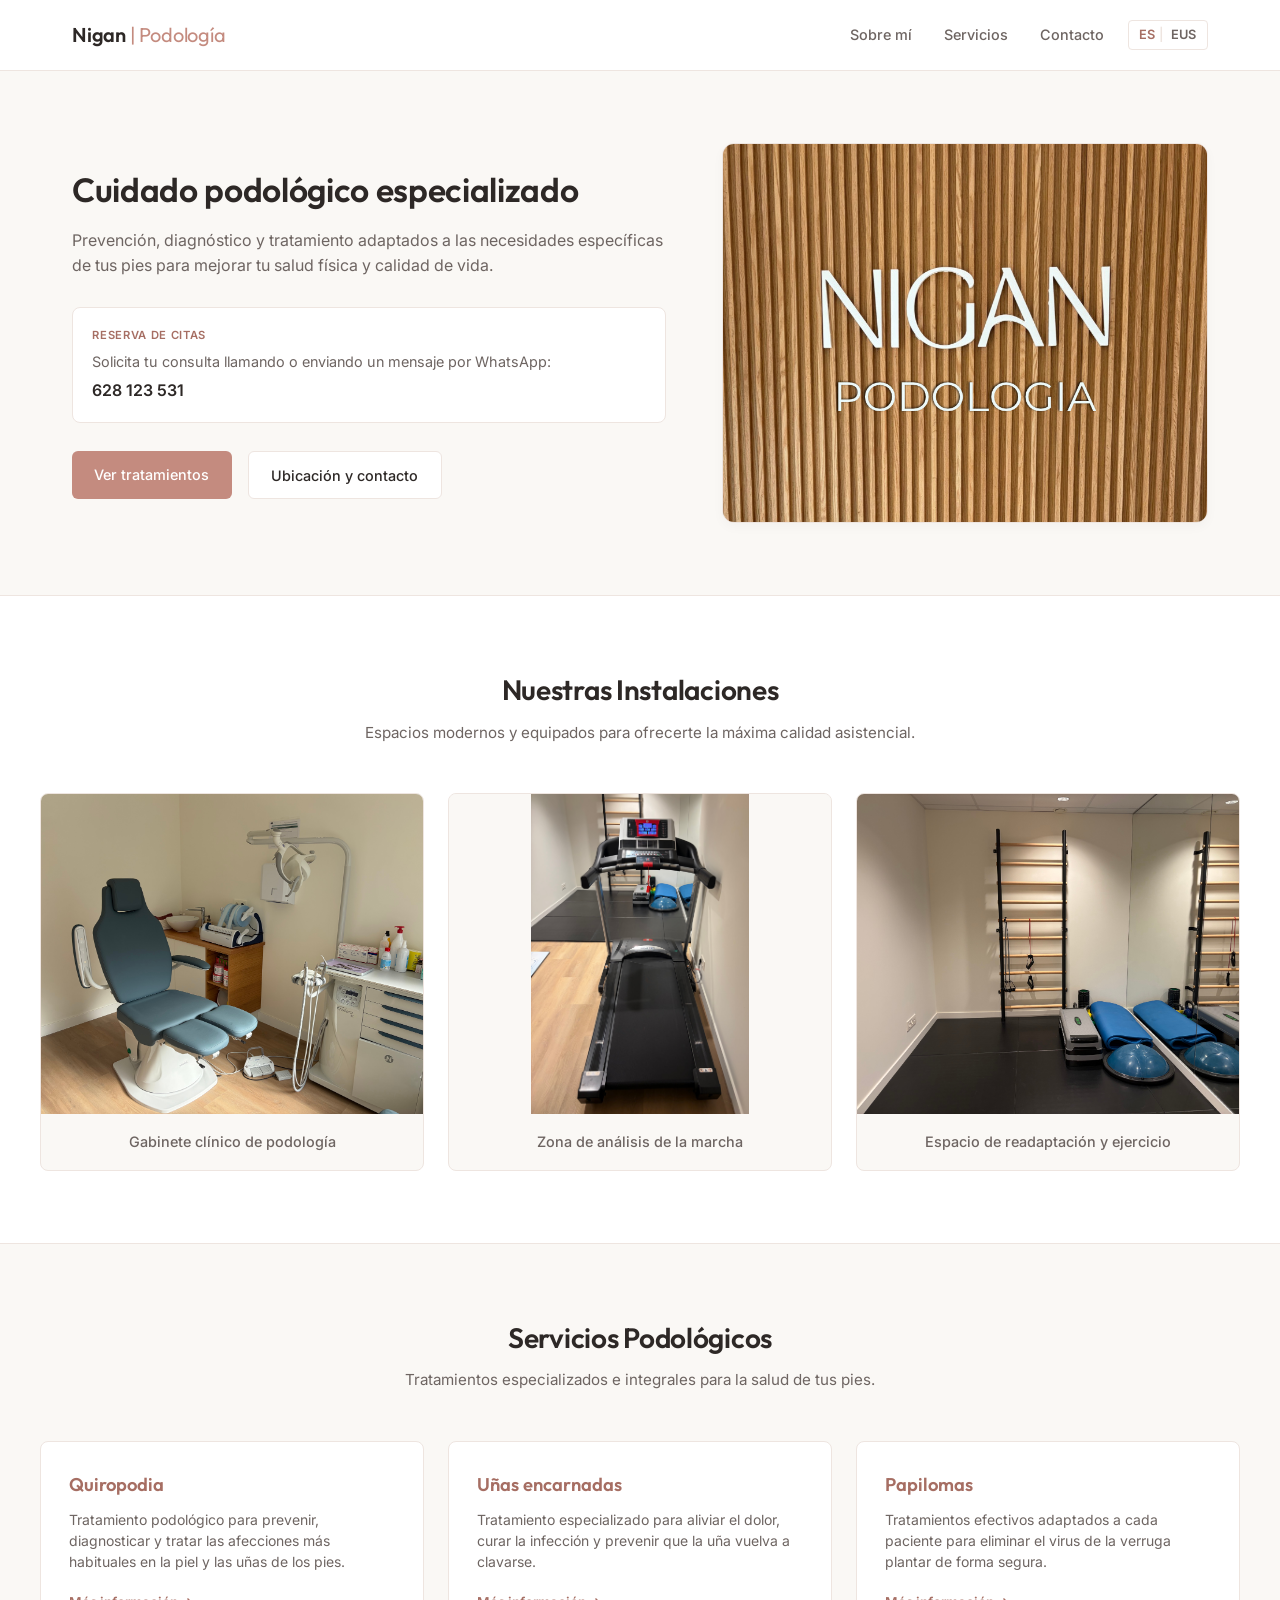
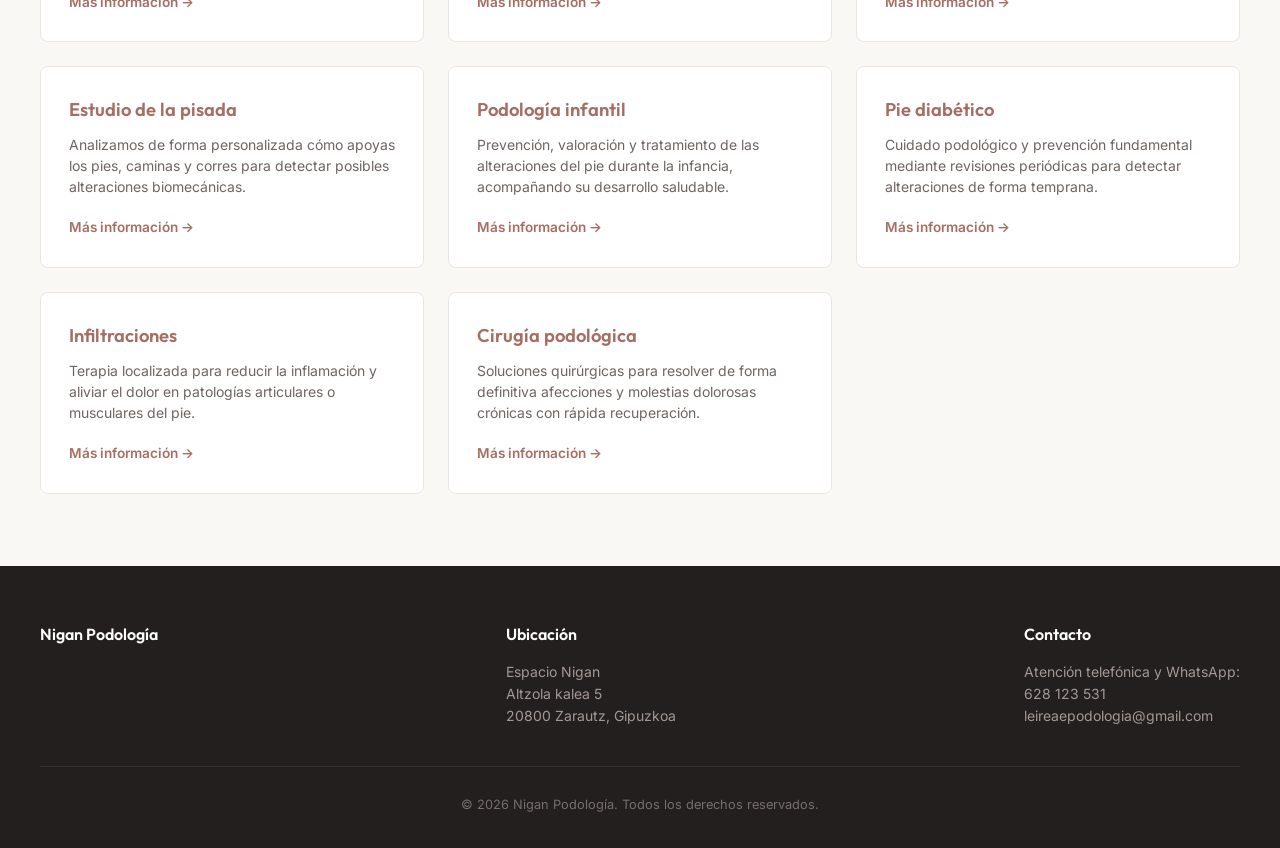
<file: index.html>
<!DOCTYPE html>
<html lang="es">
<head>
    <meta charset="UTF-8">
    <meta name="viewport" content="width=device-width, initial-scale=1.0">
    <meta name="google-site-verification" content="VsyLg36tw9qhuNjfJe4pC8T7mfmyyi8fwtNMnPPEljw" />
    <title>Nigan | Podología en Zarautz</title>
    <!-- Google Fonts -->
    <link rel="icon" type="image/png" href="img/logotipo.png">
    <link rel="apple-touch-icon" href="img/logotipo.png">
    <link rel="preconnect" href="https://fonts.googleapis.com">
    <link rel="preconnect" href="https://fonts.gstatic.com" crossorigin>
    <link href="https://fonts.googleapis.com/css2?family=Inter:wght@300;400;500;600&family=Outfit:wght@400;500;600&display=swap" rel="stylesheet">
    <link rel="stylesheet" href="styles.css">
</head>
<body>

    <header>
       <div class="nav-container">
           <a href="index.html" class="logo">Nigan <span>| Podología</span></a>
          
           <!-- Enlaces principales del menú (solo estos se ocultarán/mostrarán con la hamburguesa) -->
           <nav>
               <ul id="nav-list">
                   <li><a href="sobre-mi.html">Sobre mí</a></li>
                   <li><a href="servicios.html">Servicios</a></li>
                   <li><a href="contacto.html">Contacto</a></li>
               </ul>
           </nav>

           <!-- Controles derechos para móvil (idioma + hamburguesa siempre visibles fuera) -->
           <div class="mobile-right-controls">
               <div class="lang-selector">
                   <span class="active-lang">ES</span>
                   <span class="lang-divider">|</span>
                   <a href="eu/index.html">EUS</a>
               </div>
               
               <button class="menu-toggle" id="mobile-menu" aria-label="Navegación">☰</button>
           </div>
       </div>
   </header>

    <section class="hero">
        <div class="hero-text">
            <h1>Cuidado podológico especializado</h1>
            <p>Prevención, diagnóstico y tratamiento adaptados a las necesidades específicas de tus pies para mejorar tu salud física y calidad de vida.</p>
           
            <div class="booking-card">
                <div class="booking-card-label">Reserva de citas</div>
                <p>Solicita tu consulta llamando o enviando un mensaje por WhatsApp:</p>
                <a href="tel:628123531" class="phone-number">628 123 531</a>
            </div>

            <div class="hero-buttons">
                <a href="servicios.html" class="btn-primary">Ver tratamientos</a>
                <a href="contacto.html" class="btn-secondary">Ubicación y contacto</a>
            </div>
        </div>

        <div class="hero-img-container">
            <img src="img/nigan.jpeg" alt="Espacio Nigan Podología" class="hero-img">
        </div>
    </section>

    <!-- Sección de Instalaciones añadida justo antes de los servicios -->
    <section class="facility-section">
        <div class="section-header">
            <h2>Nuestras Instalaciones</h2>
            <p>Espacios modernos y equipados para ofrecerte la máxima calidad asistencial.</p>
        </div>
        <div class="facility-grid">
            <div class="facility-card">
                <img src="img/saladetrabajo.jpeg" alt="Gabinete clínico de podología">
                <p>Gabinete clínico de podología</p>
            </div>
            <div class="facility-card">
                <img src="img/cintagym.jpeg" alt="Zona de análisis de la marcha" class="vertical-img">
                <p>Zona de análisis de la marcha</p>
            </div>
            <div class="facility-card">
                <img src="img/salagym.jpeg" alt="Espacio de readaptación y ejercicio">
                <p>Espacio de readaptación y ejercicio</p>
            </div>
        </div>
    </section>

    <section class="services-preview">
        <div class="section-header">
            <h2>Servicios Podológicos</h2>
            <p>Tratamientos especializados e integrales para la salud de tus pies.</p>
        </div>
        <div class="grid-preview">
          
            <div class="card-preview">
                <div>
                    <h3>Quiropodia</h3>
                    <p>Tratamiento podológico para prevenir, diagnosticar y tratar las afecciones más habituales en la piel y las uñas de los pies.</p>
                </div>
                <a href="servicios.html#quiropodia" class="link-more">Más información →</a>
            </div>

            <div class="card-preview">
                <div>
                    <h3>Uñas encarnadas</h3>
                    <p>Tratamiento especializado para aliviar el dolor, curar la infección y prevenir que la uña vuelva a clavarse.</p>
                </div>
                <a href="servicios.html#unas-encarnadas" class="link-more">Más información →</a>
            </div>

            <div class="card-preview">
                <div>
                    <h3>Papilomas</h3>
                    <p>Tratamientos efectivos adaptados a cada paciente para eliminar el virus de la verruga plantar de forma segura.</p>
                </div>
                <a href="servicios.html#papilomas" class="link-more">Más información →</a>
            </div>

            <div class="card-preview">
                <div>
                    <h3>Estudio de la pisada</h3>
                    <p>Analizamos de forma personalizada cómo apoyas los pies, caminas y corres para detectar posibles alteraciones biomecánicas.</p>
                </div>
                <a href="servicios.html#estudio-pisada" class="link-more">Más información →</a>
            </div>

            <div class="card-preview">
                <div>
                    <h3>Podología infantil</h3>
                    <p>Prevención, valoración y tratamiento de las alteraciones del pie durante la infancia, acompañando su desarrollo saludable.</p>
                </div>
                <a href="servicios.html#podologia-infantil" class="link-more">Más información →</a>
            </div>

            <div class="card-preview">
                <div>
                    <h3>Pie diabético</h3>
                    <p>Cuidado podológico y prevención fundamental mediante revisiones periódicas para detectar alteraciones de forma temprana.</p>
                </div>
                <a href="servicios.html#pie-diabetico" class="link-more">Más información →</a>
            </div>

            <div class="card-preview">
                <div>
                    <h3>Infiltraciones</h3>
                    <p>Terapia localizada para reducir la inflamación y aliviar el dolor en patologías articulares o musculares del pie.</p>
                </div>
                <a href="servicios.html#infiltraciones" class="link-more">Más información →</a>
            </div>

            <div class="card-preview">
                <div>
                    <h3>Cirugía podológica</h3>
                    <p>Soluciones quirúrgicas para resolver de forma definitiva afecciones y molestias dolorosas crónicas con rápida recuperación.</p>
                </div>
                <a href="servicios.html#cirugia-podologica" class="link-more">Más información →</a>
            </div>

        </div>
    </section>

    <footer>
        <div class="footer-content">
            <div class="footer-col">
                <h4>Nigan Podología</h4>
            </div>
            <div class="footer-col">
                <h4>Ubicación</h4>
                <p>Espacio Nigan<br>Altzola kalea 5<br>20800 Zarautz, Gipuzkoa</p>
            </div>
            <div class="footer-col">
                <h4>Contacto</h4>
                <p>Atención telefónica y WhatsApp:<br>628 123 531<br>leireaepodologia@gmail.com</p>
            </div>
        </div>
        <div class="footer-bottom">
            <p>&copy; 2026 Nigan Podología. Todos los derechos reservados.</p>
        </div>
    </footer>

    <script>
        document.getElementById('mobile-menu').addEventListener('click', () => {
            document.getElementById('nav-list').classList.toggle('nav-active');
        });
    </script>
</body>
</html>
</file>
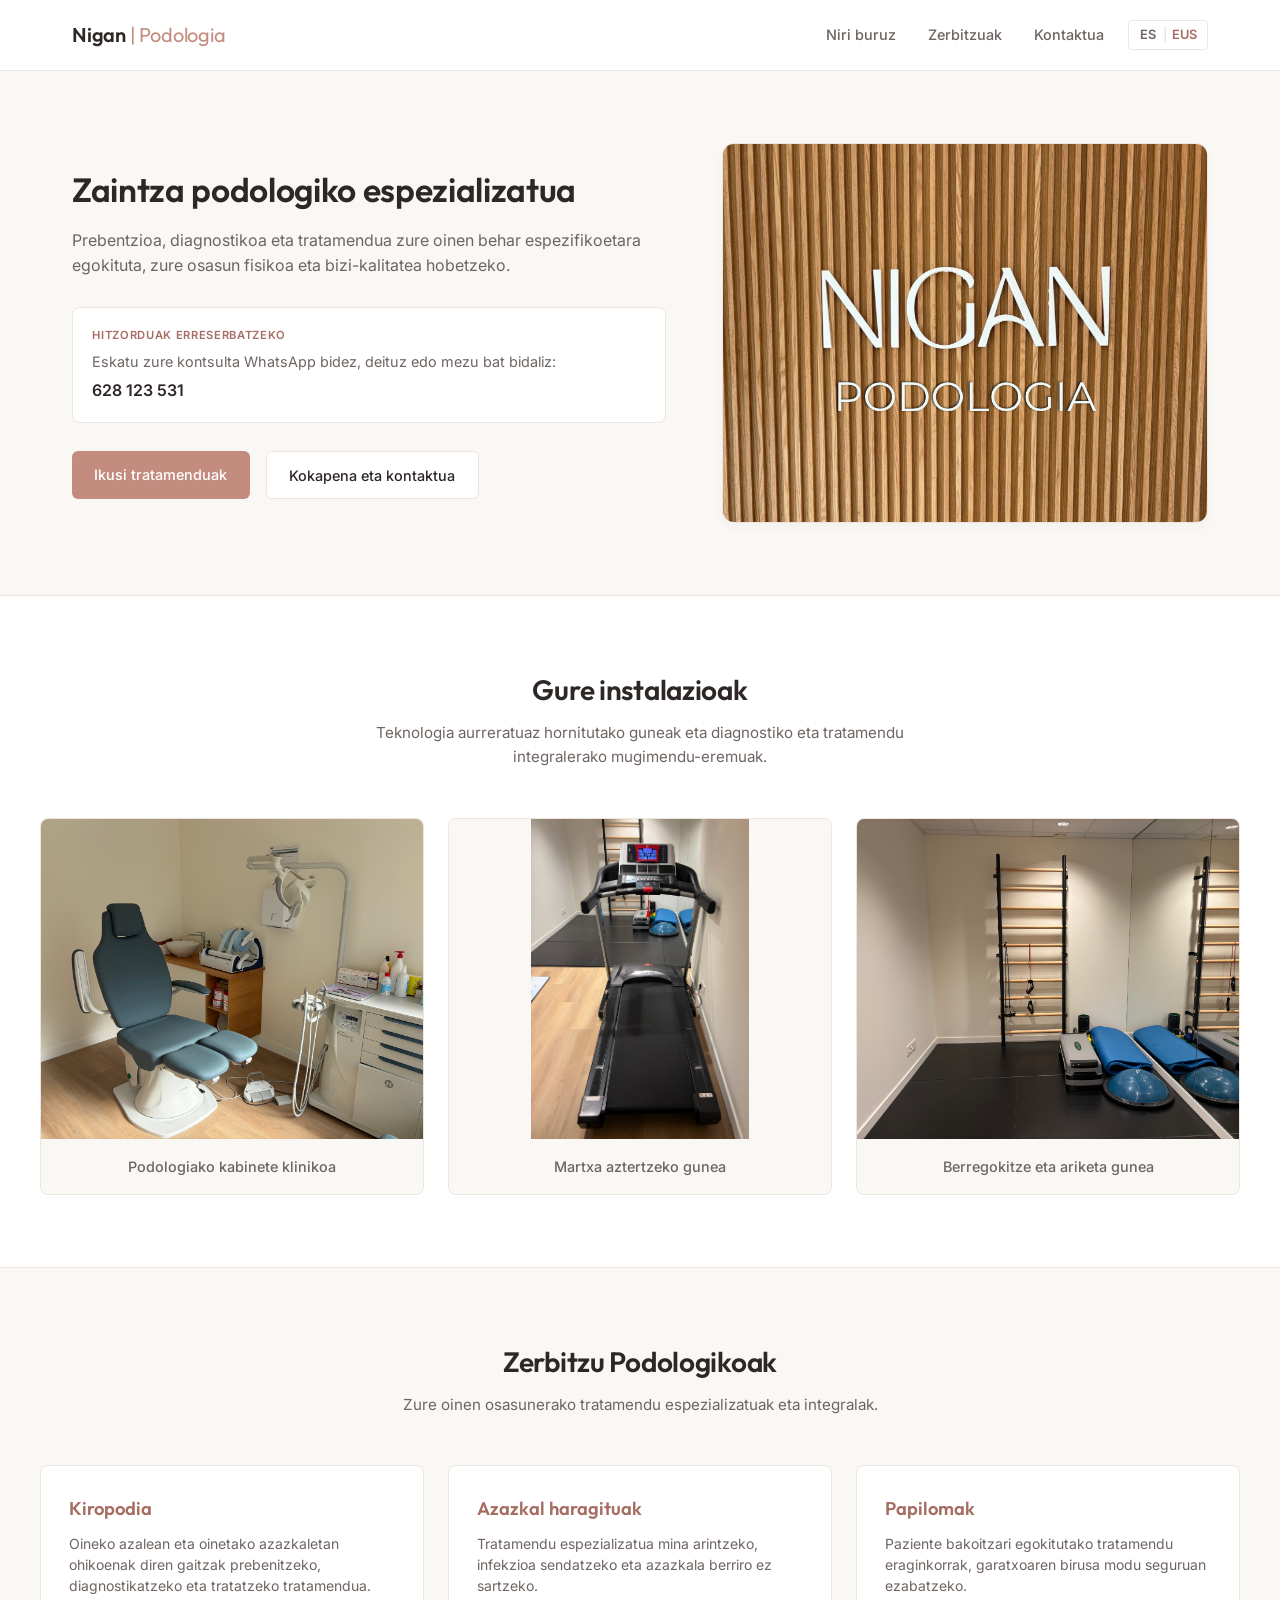
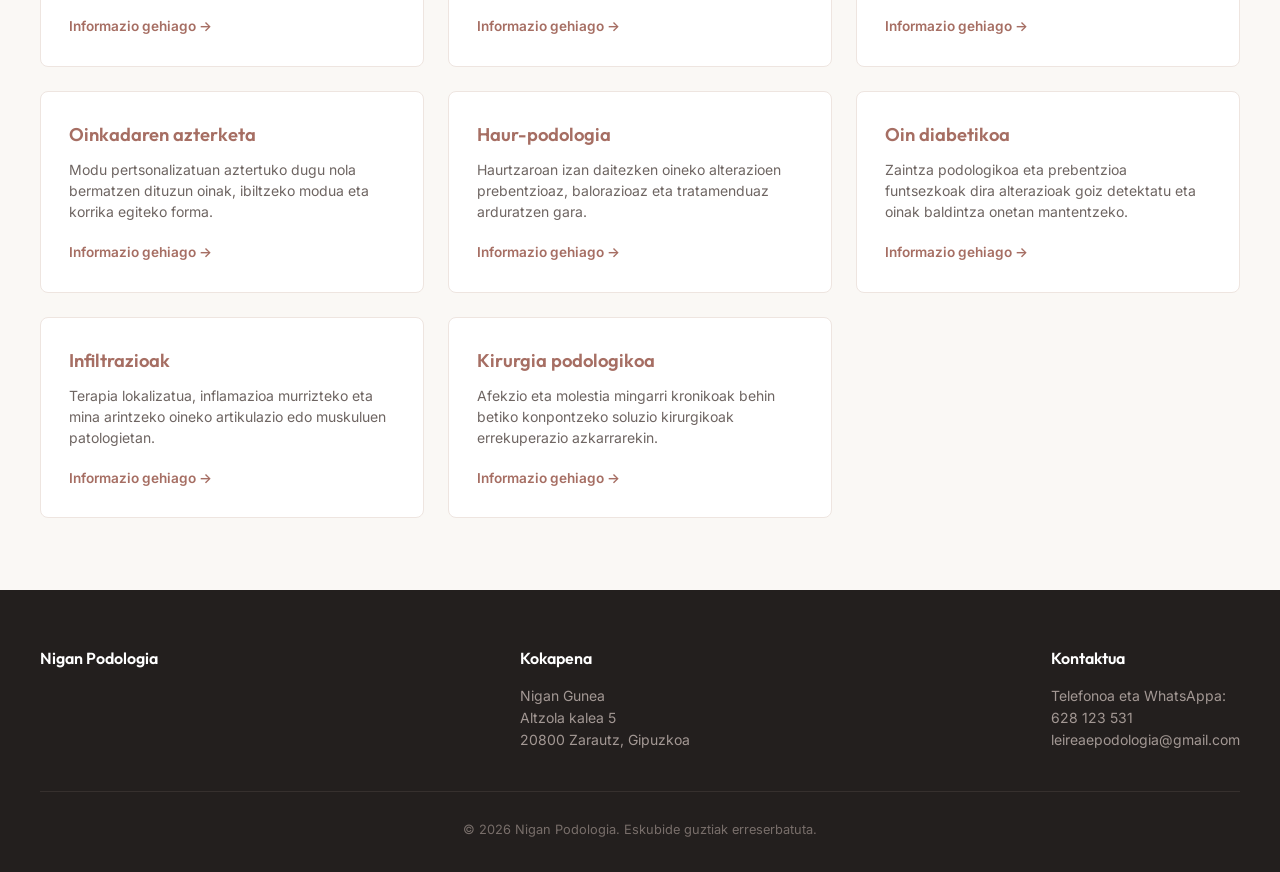
<file: eu/index.html>
<!DOCTYPE html>
<html lang="eu">
<head>
    <meta charset="UTF-8">
    <meta name="viewport" content="width=device-width, initial-scale=1.0">
    <title>Nigan | Podologia Zarautzen</title>
    <!-- Google Fonts -->
    <link rel="icon" type="image/png" href="../img/logotipo.png">
    <link rel="apple-touch-icon" href="../img/logotipo.png">
    <link rel="preconnect" href="https://fonts.googleapis.com">
    <link rel="preconnect" href="https://fonts.gstatic.com" crossorigin>
    <link href="https://fonts.googleapis.com/css2?family=Inter:wght@300;400;500;600&family=Outfit:wght@400;500;600&display=swap" rel="stylesheet">
    <link rel="stylesheet" href="../styles.css">
</head>
<body>

    <header>
      <div class="nav-container">
          <a href="index.html" class="logo">Nigan <span>| Podologia</span></a>
        
          <!-- Enlaces principales del menú en euskera -->
          <nav>
              <ul id="nav-list">
                  <li><a href="niri-buruz.html">Niri buruz</a></li>
                  <li><a href="zerbitzuak.html">Zerbitzuak</a></li>
                  <li><a href="kontaktua.html">Kontaktua</a></li>
              </ul>
          </nav>

          <!-- Controles derechos (idioma ES/EUS activo + hamburguesa) -->
          <div class="mobile-right-controls">
              <div class="lang-selector">
                  <a href="../index.html">ES</a>
                  <span class="lang-divider">|</span>
                  <span class="active-lang">EUS</span>
              </div>
              
              <button class="menu-toggle" id="mobile-menu" aria-label="Nabigazioa">☰</button>
          </div>
      </div>
  </header>

    <section class="hero">
        <div class="hero-text">
            <h1>Zaintza podologiko espezializatua</h1>
            <p>Prebentzioa, diagnostikoa eta tratamendua zure oinen behar espezifikoetara egokituta, zure osasun fisikoa eta bizi-kalitatea hobetzeko.</p>
           
            <div class="booking-card">
                <div class="booking-card-label">Hitzorduak erreserbatzeko</div>
                <p>Eskatu zure kontsulta WhatsApp bidez, deituz edo mezu bat bidaliz:</p>
                <a href="tel:628123531" class="phone-number">628 123 531</a>
            </div>

            <div class="hero-buttons">
                <a href="zerbitzuak.html" class="btn-primary">Ikusi tratamenduak</a>
                <a href="kontaktua.html" class="btn-secondary">Kokapena eta kontaktua</a>
            </div>
        </div>

        <div class="hero-img-container">
            <img src="../img/nigan.jpeg" alt="Espacio Nigan Podología" class="hero-img">
        </div>
    </section>

    <!-- Sección de Instalaciones -->
    <section class="facility-section">
        <div class="section-header">
            <h2>Gure instalazioak</h2>
            <p>Teknologia aurreratuaz hornitutako guneak eta diagnostiko eta tratamendu integralerako mugimendu-eremuak.</p>
        </div>
        <div class="facility-grid">
            <div class="facility-card">
                <img src="../img/saladetrabajo.jpeg" alt="Gabinete clínico de podología">
                <p>Podologiako kabinete klinikoa</p>
            </div>
            <div class="facility-card">
                <img src="../img/cintagym.jpeg" alt="Zona de análisis de la marcha" class="vertical-img">
                <p>Martxa aztertzeko gunea</p>
            </div>
            <div class="facility-card">
                <img src="../img/salagym.jpeg" alt="Espacio de readaptación y ejercicio">
                <p>Berregokitze eta ariketa gunea</p>
            </div>
        </div>
    </section>

    <section class="services-preview">
        <div class="section-header">
            <h2>Zerbitzu Podologikoak</h2>
            <p>Zure oinen osasunerako tratamendu espezializatuak eta integralak.</p>
        </div>
        <div class="grid-preview">
          
            <div class="card-preview">
                <div>
                    <h3>Kiropodia</h3>
                    <p>Oineko azalean eta oinetako azazkaletan ohikoenak diren gaitzak prebenitzeko, diagnostikatzeko eta tratatzeko tratamendua.</p>
                </div>
                <a href="zerbitzuak.html#kiropodia" class="link-more">Informazio gehiago →</a>
            </div>

            <div class="card-preview">
                <div>
                    <h3>Azazkal haragituak</h3>
                    <p>Tratamendu espezializatua mina arintzeko, infekzioa sendatzeko eta azazkala berriro ez sartzeko.</p>
                </div>
                <a href="zerbitzuak.html#azazkal-haragituak" class="link-more">Informazio gehiago →</a>
            </div>

            <div class="card-preview">
                <div>
                    <h3>Papilomak</h3>
                    <p>Paziente bakoitzari egokitutako tratamendu eraginkorrak, garatxoaren birusa modu seguruan ezabatzeko.</p>
                </div>
                <a href="zerbitzuak.html#papilomak" class="link-more">Informazio gehiago →</a>
            </div>

            <div class="card-preview">
                <div>
                    <h3>Oinkadaren azterketa</h3>
                    <p>Modu pertsonalizatuan aztertuko dugu nola bermatzen dituzun oinak, ibiltzeko modua eta korrika egiteko forma.</p>
                </div>
                <a href="zerbitzuak.html#oinkadaren-azterketa" class="link-more">Informazio gehiago →</a>
            </div>

            <div class="card-preview">
                <div>
                    <h3>Haur-podologia</h3>
                    <p>Haurtzaroan izan daitezken oineko alterazioen prebentzioaz, balorazioaz eta tratamenduaz arduratzen gara.</p>
                </div>
                <a href="zerbitzuak.html#haur-podologia" class="link-more">Informazio gehiago →</a>
            </div>

            <div class="card-preview">
                <div>
                    <h3>Oin diabetikoa</h3>
                    <p>Zaintza podologikoa eta prebentzioa funtsezkoak dira alterazioak goiz detektatu eta oinak baldintza onetan mantentzeko.</p>
                </div>
                <a href="zerbitzuak.html#oin-diabetikoa" class="link-more">Informazio gehiago →</a>
            </div>

            <div class="card-preview">
                <div>
                    <h3>Infiltrazioak</h3>
                    <p>Terapia lokalizatua, inflamazioa murrizteko eta mina arintzeko oineko artikulazio edo muskuluen patologietan.</p>
                </div>
                <a href="zerbitzuak.html#infiltrazioak" class="link-more">Informazio gehiago →</a>
            </div>

            <div class="card-preview">
                <div>
                    <h3>Kirurgia podologikoa</h3>
                    <p>Afekzio eta molestia mingarri kronikoak behin betiko konpontzeko soluzio kirurgikoak errekuperazio azkarrarekin.</p>
                </div>
                <a href="zerbitzuak.html#kirurgia-podologikoa" class="link-more">Informazio gehiago →</a>
            </div>

        </div>
    </section>

    <footer>
        <div class="footer-content">
            <div class="footer-col">
                <h4>Nigan Podologia</h4>
            </div>
            <div class="footer-col">
                <h4>Kokapena</h4>
                <p>Nigan Gunea<br>Altzola kalea 5<br>20800 Zarautz, Gipuzkoa</p>
            </div>
            <div class="footer-col">
                <h4>Kontaktua</h4>
                <p>Telefonoa eta WhatsAppa:<br>628 123 531<br>leireaepodologia@gmail.com</p>
            </div>
        </div>
        <div class="footer-bottom">
            <p>&copy; 2026 Nigan Podologia. Eskubide guztiak erreserbatuta.</p>
        </div>
    </footer>

    <script>
        document.getElementById('mobile-menu').addEventListener('click', () => {
            document.getElementById('nav-list').classList.toggle('nav-active');
        });
    </script>
</body>
</html>
</file>
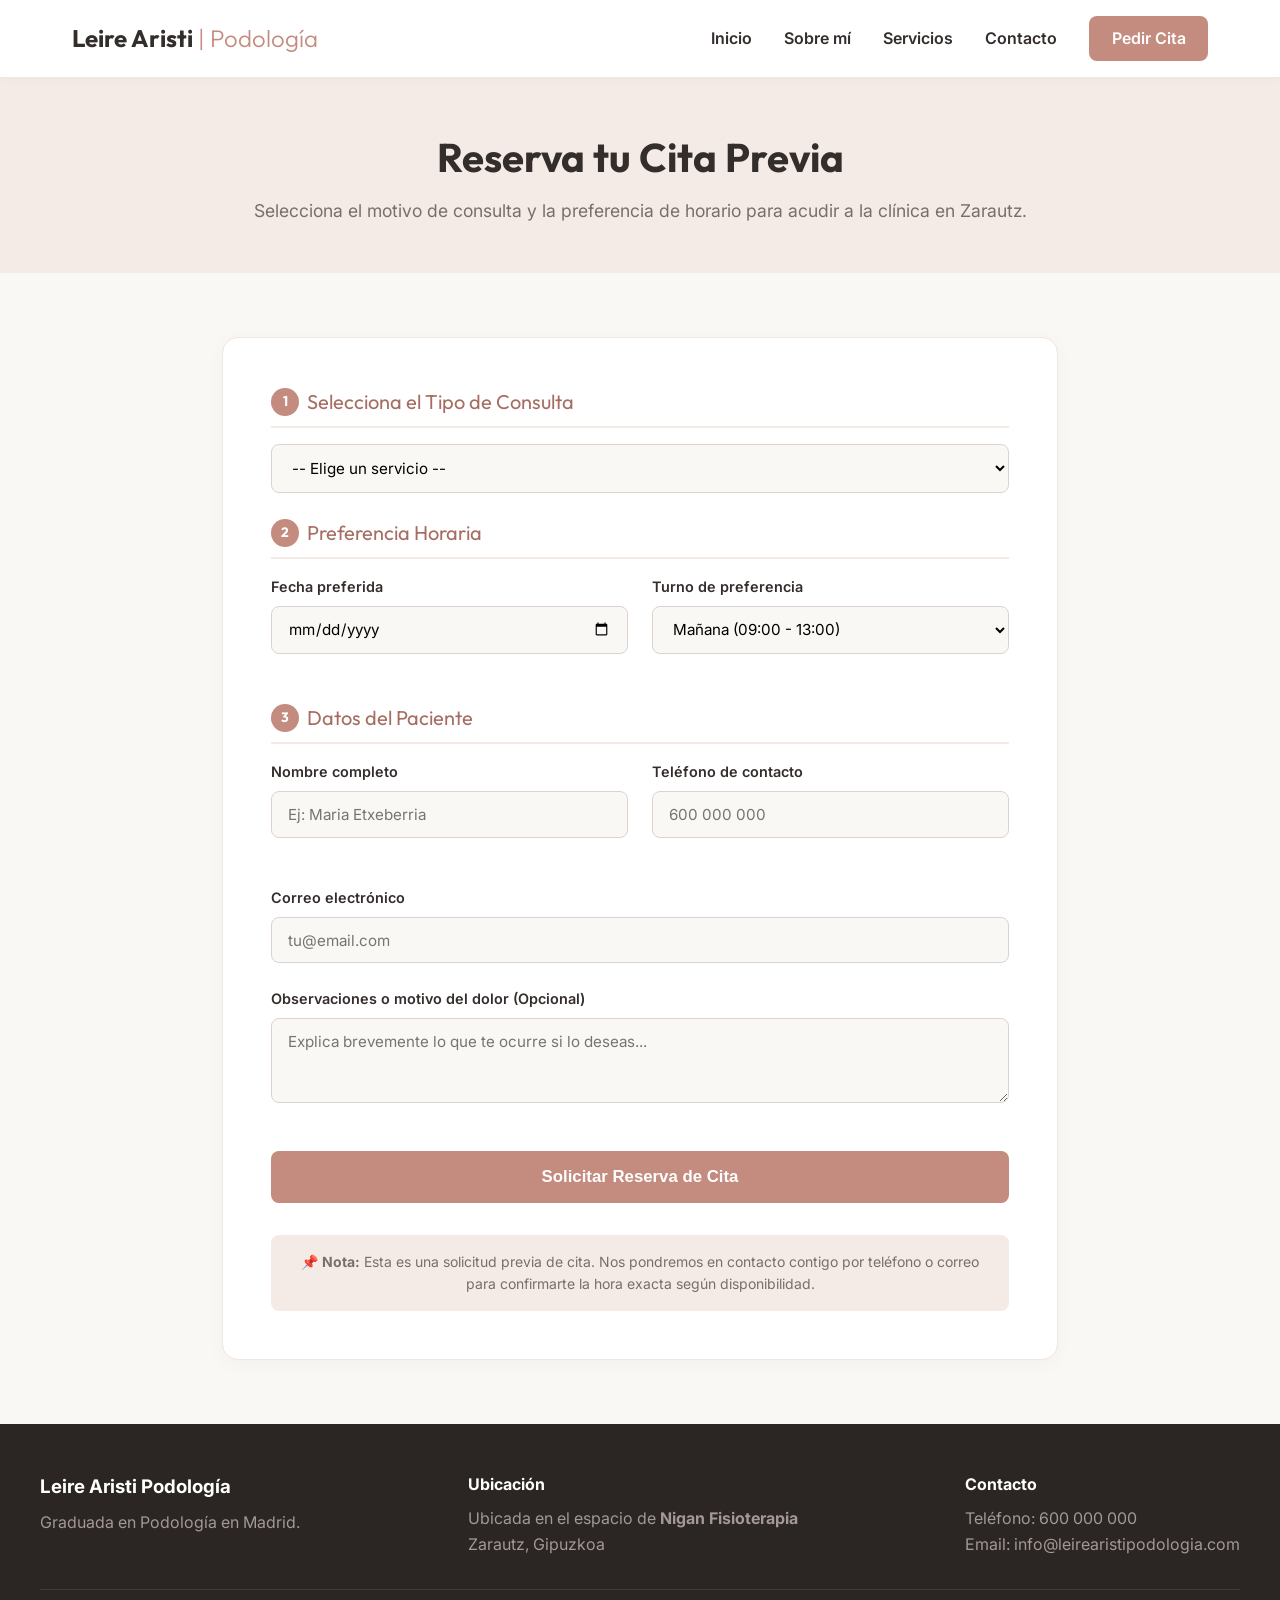
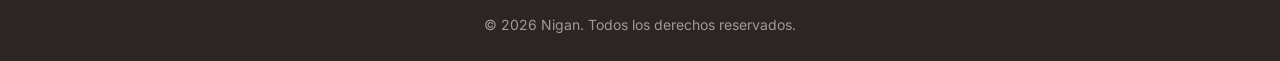
<file: cita.html>
<!DOCTYPE html>
<html lang="es">
<head>
    <meta charset="UTF-8">
    <meta name="viewport" content="width=device-width, initial-scale=1.0">
    <title>Pedir Cita | Leire Aristi Podología</title>
    <!-- Google Fonts -->
    <link rel="preconnect" href="https://fonts.googleapis.com">
    <link rel="preconnect" href="https://fonts.gstatic.com" crossorigin>
    <link href="https://fonts.googleapis.com/css2?family=Inter:wght@300;400;600;700&family=Outfit:wght@400;600;700&display=swap" rel="stylesheet">
    <style>
        :root {
            /* Paleta Nigan: Rosa cálido / Beige / Terracota */
            --primary: #c48b7f;
            --primary-dark: #a66e63;
            --primary-light: #f5ebe6;
            --bg-light: #faf8f5;
            --text-main: #332d2b;
            --text-muted: #786e6a;
            --white: #ffffff;
            --font-heading: 'Outfit', sans-serif;
            --font-body: 'Inter', sans-serif;
        }

        * {
            box-sizing: border-box;
            margin: 0;
            padding: 0;
        }

        body {
            font-family: var(--font-body);
            color: var(--text-main);
            background-color: var(--bg-light);
            line-height: 1.6;
        }

        /* Header & Navigation */
        header {
            background-color: var(--white);
            box-shadow: 0 2px 10px rgba(0,0,0,0.03);
            position: sticky;
            top: 0;
            z-index: 100;
        }

        .nav-container {
            max-width: 1200px;
            margin: 0 auto;
            display: flex;
            justify-content: space-between;
            align-items: center;
            padding: 1rem 2rem;
            position: relative;
        }

        .logo {
            font-family: var(--font-heading);
            font-size: 1.5rem;
            font-weight: 700;
            color: var(--text-main);
            text-decoration: none;
        }

        .logo span {
            font-weight: 300;
            color: var(--primary);
        }

        .menu-toggle {
            display: none;
            background: none;
            border: none;
            font-size: 1.8rem;
            color: var(--primary-dark);
            cursor: pointer;
            padding: 0.2rem 0.5rem;
        }

        nav ul {
            display: flex;
            list-style: none;
            gap: 2rem;
            align-items: center;
        }

        nav a {
            text-decoration: none;
            color: var(--text-main);
            font-weight: 600;
            transition: color 0.3s;
        }

        nav a:hover, nav a.active {
            color: var(--primary);
        }

        .btn-cta {
            background-color: var(--primary);
            color: var(--white) !important;
            padding: 0.6rem 1.4rem;
            border-radius: 8px;
            display: inline-block;
            text-align: center;
            transition: background-color 0.3s, transform 0.2s !important;
        }

        .btn-cta:hover {
            background-color: var(--primary-dark) !important;
            transform: translateY(-1px);
        }

        /* Page Banner */
        .page-header {
            background-color: var(--primary-light);
            padding: 3rem 2rem;
            text-align: center;
        }

        .page-header h1 {
            font-family: var(--font-heading);
            font-size: 2.5rem;
            color: var(--text-main);
            margin-bottom: 0.5rem;
        }

        .page-header p {
            color: var(--text-muted);
            font-size: 1.1rem;
        }

        /* Booking Section Layout */
        .booking-container {
            max-width: 900px;
            margin: 4rem auto;
            padding: 0 2rem;
        }

        .booking-card {
            background-color: var(--white);
            border-radius: 16px;
            padding: 3rem;
            box-shadow: 0 4px 20px rgba(0,0,0,0.03);
            border: 1px solid #f0e6e2;
        }

        /* Form Steps Styling */
        .form-section-title {
            font-family: var(--font-heading);
            font-size: 1.25rem;
            color: var(--primary-dark);
            margin-bottom: 1rem;
            padding-bottom: 0.5rem;
            border-bottom: 2px solid var(--primary-light);
            display: flex;
            align-items: center;
            gap: 0.5rem;
        }

        .step-number {
            background-color: var(--primary);
            color: var(--white);
            width: 28px;
            height: 28px;
            border-radius: 50%;
            display: inline-flex;
            align-items: center;
            justify-content: center;
            font-size: 0.85rem;
            font-weight: 700;
            flex-shrink: 0;
        }

        .form-row {
            display: grid;
            grid-template-columns: 1fr 1fr;
            gap: 1.5rem;
            margin-bottom: 1.5rem;
        }

        .form-group {
            margin-bottom: 1.5rem;
        }

        .form-group label {
            display: block;
            font-weight: 600;
            margin-bottom: 0.5rem;
            font-size: 0.9rem;
            color: var(--text-main);
        }

        .form-group input,
        .form-group select,
        .form-group textarea {
            width: 100%;
            padding: 0.8rem 1rem;
            border: 1px solid #dcd3d0;
            border-radius: 8px;
            font-family: var(--font-body);
            font-size: 0.95rem;
            background-color: var(--bg-light);
            transition: border-color 0.3s;
        }

        .form-group input:focus,
        .form-group select:focus,
        .form-group textarea:focus {
            outline: none;
            border-color: var(--primary);
            background-color: var(--white);
        }

        .submit-btn {
            width: 100%;
            background-color: var(--primary);
            color: var(--white);
            border: none;
            padding: 1rem;
            border-radius: 8px;
            font-weight: 700;
            font-size: 1.05rem;
            cursor: pointer;
            transition: background-color 0.3s, transform 0.2s;
            margin-top: 1rem;
        }

        .submit-btn:hover {
            background-color: var(--primary-dark);
            transform: translateY(-1px);
        }

        /* Notice Box */
        .notice-box {
            background-color: var(--primary-light);
            padding: 1rem 1.5rem;
            border-radius: 8px;
            margin-top: 2rem;
            font-size: 0.875rem;
            color: var(--text-muted);
            text-align: center;
        }

        /* Footer */
        footer {
            background-color: #2b2523;
            color: var(--white);
            padding: 3rem 2rem 1.5rem 2rem;
        }

        .footer-content {
            max-width: 1200px;
            margin: 0 auto;
            display: flex;
            justify-content: space-between;
            flex-wrap: wrap;
            gap: 2rem;
            padding-bottom: 2rem;
            border-bottom: 1px solid #423936;
        }

        .footer-bottom {
            max-width: 1200px;
            margin: 1.5rem auto 0 auto;
            text-align: center;
            font-size: 0.875rem;
            color: #a39894;
        }

        /* Responsive Mobile Layout */
        @media (max-width: 768px) {
            .nav-container {
                padding: 1rem 1.5rem;
            }

            .menu-toggle {
                display: block;
            }

            nav ul {
                display: none;
                flex-direction: column;
                position: absolute;
                top: 100%;
                left: 0;
                width: 100%;
                background-color: var(--white);
                padding: 1.5rem;
                box-shadow: 0 10px 15px rgba(0, 0, 0, 0.05);
                gap: 1.2rem;
                border-bottom: 2px solid var(--primary-light);
            }

            nav ul.nav-active {
                display: flex;
            }

            .btn-cta {
                width: 100%;
            }

            .page-header {
                padding: 2.5rem 1.5rem;
            }

            .page-header h1 {
                font-size: 2rem;
            }

            .booking-container {
                margin: 2rem auto;
                padding: 0 1.5rem;
            }

            .booking-card {
                padding: 1.5rem;
            }

            .form-row {
                grid-template-columns: 1fr;
                gap: 0;
            }

            .footer-content {
                flex-direction: column;
                gap: 1.5rem;
            }
        }
    </style>
</head>
<body>

    <!-- Navegación -->
    <header>
        <div class="nav-container">
            <a href="index.html" class="logo">Leire Aristi <span>| Podología</span></a>
            
            <button class="menu-toggle" id="mobile-menu" aria-label="Abrir menú de navegación">
                ☰
            </button>

            <nav>
                <ul id="nav-list">
                    <li><a href="index.html">Inicio</a></li>
                    <li><a href="sobre-mi.html">Sobre mí</a></li>
                    <li><a href="servicios.html">Servicios</a></li>
                    <li><a href="contacto.html">Contacto</a></li>
                    <li><a href="cita.html" class="btn-cta active">Pedir Cita</a></li>
                </ul>
            </nav>
        </div>
    </header>

    <!-- Encabezado -->
    <section class="page-header">
        <h1>Reserva tu Cita Previa</h1>
        <p>Selecciona el motivo de consulta y la preferencia de horario para acudir a la clínica en Zarautz.</p>
    </section>

    <!-- Formulario de Pedir Cita -->
    <section class="booking-container">
        <div class="booking-card">
            <form action="#" method="POST">
                
                <!-- Paso 1: Motivo -->
                <div class="form-section-title">
                    <span class="step-number">1</span> Selecciona el Tipo de Consulta
                </div>
                
                <div class="form-group">
                    <select id="servicio" name="servicio" required>
                        <option value="" disabled selected>-- Elige un servicio --</option>
                        <option value="quiropodia">Quiropodología (Callos, uñas, durezas)</option>
                        <option value="estudio">Estudio Biomecánico de la Pisada</option>
                        <option value="plantillas">Revisión / Plantillas Personalizadas</option>
                        <option value="infantil">Podología Infantil</option>
                        <option value="papilomas">Tratamiento de Papilomas / Dermatología</option>
                        <option value="primera-consulta">Primera Consulta / Valoración General</option>
                    </select>
                </div>

                <!-- Paso 2: Preferencia de Fecha y Hora -->
                <div class="form-section-title">
                    <span class="step-number">2</span> Preferencia Horaria
                </div>

                <div class="form-row">
                    <div class="form-group">
                        <label for="fecha">Fecha preferida</label>
                        <input type="date" id="fecha" name="fecha" required>
                    </div>

                    <div class="form-group">
                        <label for="turno">Turno de preferencia</label>
                        <select id="turno" name="turno" required>
                            <option value="manana">Mañana (09:00 - 13:00)</option>
                            <option value="tarde">Tarde (16:00 - 20:00)</option>
                            <option value="indiferente">Indiferente / Cualquier hora</option>
                        </select>
                    </div>
                </div>

                <!-- Paso 3: Datos de Contacto -->
                <div class="form-section-title">
                    <span class="step-number">3</span> Datos del Paciente
                </div>

                <div class="form-row">
                    <div class="form-group">
                        <label for="nombre">Nombre completo</label>
                        <input type="text" id="nombre" name="nombre" placeholder="Ej: Maria Etxeberria" required>
                    </div>

                    <div class="form-group">
                        <label for="telefono">Teléfono de contacto</label>
                        <input type="tel" id="telefono" name="telefono" placeholder="600 000 000" required>
                    </div>
                </div>

                <div class="form-group">
                    <label for="email">Correo electrónico</label>
                    <input type="email" id="email" name="email" placeholder="tu@email.com" required>
                </div>

                <div class="form-group">
                    <label for="observaciones">Observaciones o motivo del dolor (Opcional)</label>
                    <textarea id="observaciones" name="observaciones" rows="3" placeholder="Explica brevemente lo que te ocurre si lo deseas..."></textarea>
                </div>

                <button type="submit" class="submit-btn">Solicitar Reserva de Cita</button>
            </form>

            <div class="notice-box">
                📌 <strong>Nota:</strong> Esta es una solicitud previa de cita. Nos pondremos en contacto contigo por teléfono o correo para confirmarte la hora exacta según disponibilidad.
            </div>
        </div>
    </section>

    <!-- Footer -->
    <footer>
        <div class="footer-content">
            <div>
                <h3>Leire Aristi Podología</h3>
                <p style="color: #a39894; margin-top: 0.5rem;">Graduada en Podología en Madrid.</p>
            </div>
            <div>
                <h4>Ubicación</h4>
                <p style="color: #a39894; margin-top: 0.5rem;">
                    Ubicada en el espacio de <strong>Nigan Fisioterapia</strong><br>
                    Zarautz, Gipuzkoa
                </p>
            </div>
            <div>
                <h4>Contacto</h4>
                <p style="color: #a39894; margin-top: 0.5rem;">
                    Teléfono: 600 000 000<br>
                    Email: info@leirearistipodologia.com
                </p>
            </div>
        </div>
        <div class="footer-bottom">
            <p>&copy; 2026 Nigan. Todos los derechos reservados.</p>
        </div>
    </footer>

    <!-- Script Menú Móvil -->
    <script>
        const menuToggle = document.getElementById('mobile-menu');
        const navList = document.getElementById('nav-list');

        menuToggle.addEventListener('click', () => {
            navList.classList.toggle('nav-active');
        });
    </script>

</body>
</html>
</file>
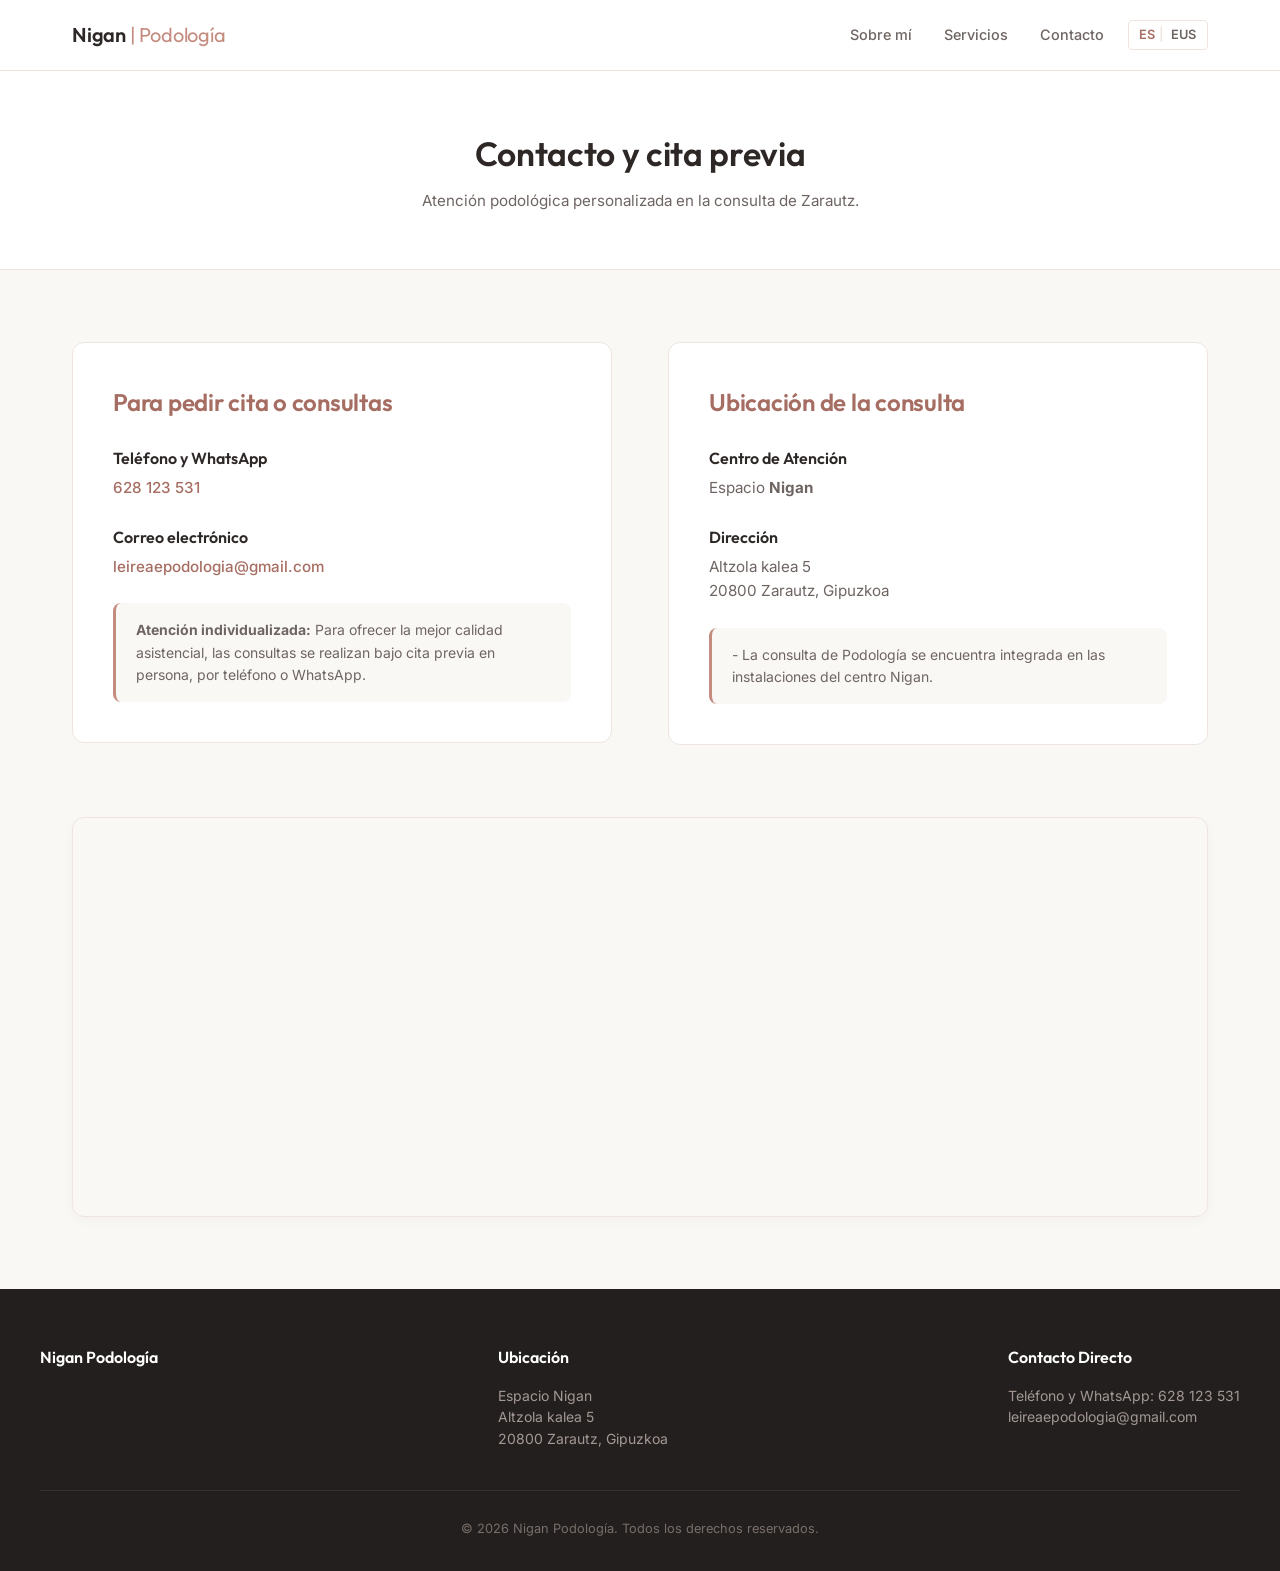
<file: contacto.html>
<!DOCTYPE html>
<html lang="es">
<head>
    <meta charset="UTF-8">
    <meta name="viewport" content="width=device-width, initial-scale=1.0">
    <title>Contacto | Leire Aristi Podología</title>
    <!-- Google Fonts -->
    <link rel="icon" type="image/png" href="img/logotipo.png">
    <link rel="apple-touch-icon" href="img/logotipo.png"> 
    <link rel="preconnect" href="https://fonts.googleapis.com">
    <link rel="preconnect" href="https://fonts.gstatic.com" crossorigin>
    <link href="https://fonts.googleapis.com/css2?family=Inter:wght@300;400;500;600&family=Outfit:wght@400;500;600&display=swap" rel="stylesheet">
    <link rel="stylesheet" href="styles.css">
</head>
<body>

    <header>
       <div class="nav-container">
           <a href="index.html" class="logo">Nigan <span>| Podología</span></a>
          
           <!-- Enlaces principales del menú (solo estos se ocultarán/mostrarán con la hamburguesa) -->
           <nav>
               <ul id="nav-list">
                   <li><a href="sobre-mi.html">Sobre mí</a></li>
                   <li><a href="servicios.html">Servicios</a></li>
                   <li><a href="contacto.html">Contacto</a></li>
               </ul>
           </nav>

           <!-- Controles derechos para móvil (idioma + hamburguesa siempre visibles fuera) -->
           <div class="mobile-right-controls">
               <div class="lang-selector">
                   <span class="active-lang">ES</span>
                   <span class="lang-divider">|</span>
                   <a href="eu/kontaktua.html">EUS</a>
               </div>
               
               <button class="menu-toggle" id="mobile-menu" aria-label="Navegación">☰</button>
           </div>
       </div>
   </header>

    <section class="page-header">
        <h1>Contacto y cita previa</h1>
        <p>Atención podológica personalizada en la consulta de Zarautz.</p>
    </section>

    <section class="contact-container">
        
        <div class="contact-card">
            <h2>Para pedir cita o consultas</h2>

            <div class="info-item">
                <h3>Teléfono y WhatsApp</h3>
                <p><a href="tel:+34628123531">628 123 531</a></p>
            </div>

            <div class="info-item">
                <h3>Correo electrónico</h3>
                <p><a href="mailto:leireaepodologia@gmail.com">leireaepodologia@gmail.com</a></p>
            </div>

            <div class="notice-box">
                <p><strong>Atención individualizada:</strong> Para ofrecer la mejor calidad asistencial, las consultas se realizan bajo cita previa en persona, por teléfono o WhatsApp.</p>
            </div>
        </div>

        <div class="contact-card">
            <h2>Ubicación de la consulta</h2>

            <div class="info-item">
                <h3>Centro de Atención</h3>
                <p>Espacio <strong>Nigan</strong></p>
            </div>

            <div class="info-item">
                <h3>Dirección</h3>
                <p>Altzola kalea 5<br>20800 Zarautz, Gipuzkoa</p>
            </div>

            <div class="notice-box">
                <p>- La consulta de Podología se encuentra integrada en las instalaciones del centro Nigan.</p>
            </div>
        </div>

    </section>

    <section class="map-section">
        <div class="map-container">
            <iframe 
                src="https://www.google.com/maps/embed?pb=!1m18!1m12!1m3!1d2903.6231922097063!2d-2.1751167!3d43.2803875!2m3!1f0!2f0!3f0!3m2!1i1024!2i768!4f13.1!3m3!1m2!1s0xd51b1448b3b75ab%3A0xb35a09e0a0b6ffdb!2sAltzola%20Kalea%2C%205%2C%2020800%20Zarautz%2C%20Gipuzkoa!5e0!3m2!1ses!2ses!4v1700000000000!5m2!1ses!2ses" 
                allowfullscreen="" 
                loading="lazy" 
                referrerpolicy="no-referrer-when-downgrade">
            </iframe>
        </div>
    </section>

    <footer>
        <div class="footer-content">
            <div class="footer-col">
                <h4>Nigan Podología</h4>
            </div>
            <div class="footer-col">
                <h4>Ubicación</h4>
                <p>Espacio Nigan<br>Altzola kalea 5<br>20800 Zarautz, Gipuzkoa</p>
            </div>
            <div class="footer-col">
                <h4>Contacto Directo</h4>
                <p>Teléfono y WhatsApp: 628 123 531<br>leireaepodologia@gmail.com</p>
            </div>
        </div>
        <div class="footer-bottom">
            <p>&copy; 2026 Nigan Podología. Todos los derechos reservados.</p>
        </div>
    </footer>

    <script>
        document.getElementById('mobile-menu').addEventListener('click', () => {
            document.getElementById('nav-list').classList.toggle('nav-active');
        });
    </script>

</body>
</html>
</file>
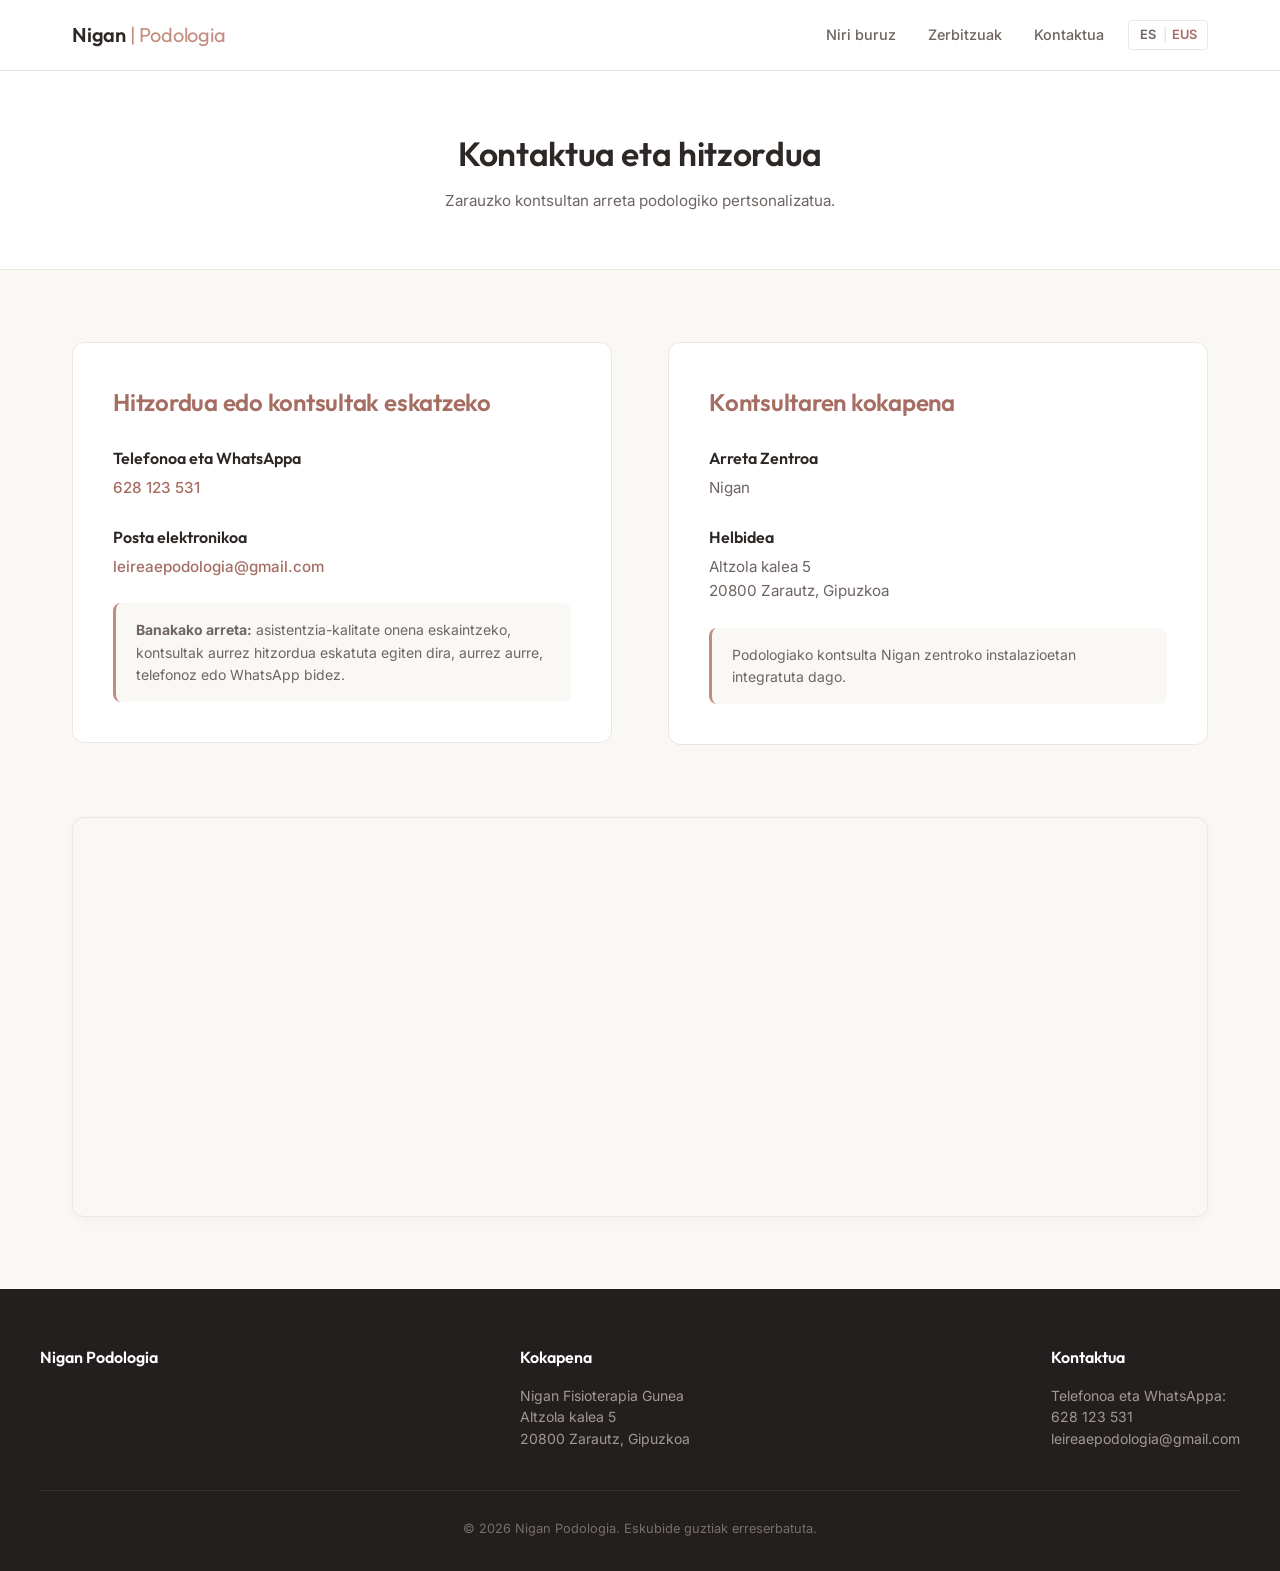
<file: kontaktua.html>
<!DOCTYPE html>
<html lang="eu">
<head>
    <meta charset="UTF-8">
    <meta name="viewport" content="width=device-width, initial-scale=1.0">
    <title>Kontaktua | Leire Aristi Podologia</title>
    <!-- Google Fonts -->
    <link rel="preconnect" href="https://fonts.googleapis.com">
    <link rel="preconnect" href="https://fonts.gstatic.com" crossorigin>
    <link href="https://fonts.googleapis.com/css2?family=Inter:wght@300;400;500;600&family=Outfit:wght@400;500;600&display=swap" rel="stylesheet">
    <link rel="stylesheet" href="../styles.css">
</head>
<body>

    <header>
      <div class="nav-container">
          <a href="index.html" class="logo">Nigan <span>| Podologia</span></a>
        
          <!-- Enlaces principales del menú en euskera -->
          <nav>
              <ul id="nav-list">
                  <li><a href="niri-buruz.html">Niri buruz</a></li>
                  <li><a href="zerbitzuak.html">Zerbitzuak</a></li>
                  <li><a href="kontaktua.html">Kontaktua</a></li>
              </ul>
          </nav>

          <!-- Controles derechos (idioma ES/EUS activo + hamburguesa) -->
          <div class="mobile-right-controls">
              <div class="lang-selector">
                  <a href="../contacto.html">ES</a>
                  <span class="lang-divider">|</span>
                  <span class="active-lang">EUS</span>
              </div>
              
              <button class="menu-toggle" id="mobile-menu" aria-label="Nabigazioa">☰</button>
          </div>
      </div>
  </header>

    <section class="page-header">
        <h1>Kontaktua eta hitzordua</h1>
        <p>Zarauzko kontsultan arreta podologiko pertsonalizatua.</p>
    </section>

    <section class="contact-container">
       
        <div class="contact-card">
            <h2>Hitzordua edo kontsultak eskatzeko</h2>

            <div class="info-item">
                <h3>Telefonoa eta WhatsAppa</h3>
                <p><a href="tel:+34628123531">628 123 531</a></p>
            </div>

            <div class="info-item">
                <h3>Posta elektronikoa</h3>
                <p><a href="mailto:leireaepodologia@gmail.com">leireaepodologia@gmail.com</a></p>
            </div>

            <div class="notice-box">
                <p><strong>Banakako arreta:</strong> asistentzia-kalitate onena eskaintzeko, kontsultak aurrez hitzordua eskatuta egiten dira, aurrez aurre, telefonoz edo WhatsApp bidez.</p>
            </div>
        </div>

        <div class="contact-card">
            <h2>Kontsultaren kokapena</h2>

            <div class="info-item">
                <h3>Arreta Zentroa</h3>
                <p>Nigan</p>
            </div>

            <div class="info-item">
                <h3>Helbidea</h3>
                <p>Altzola kalea 5<br>20800 Zarautz, Gipuzkoa</p>
            </div>

            <div class="notice-box">
                <p>Podologiako kontsulta Nigan zentroko instalazioetan integratuta dago.</p>
            </div>
        </div>

    </section>

    <section class="map-section">
        <div class="map-container">
            <iframe
                src="https://www.google.com/maps/embed?pb=!1m18!1m12!1m3!1d2903.6231922097063!2d-2.1751167!3d43.2803875!2m3!1f0!2f0!3f0!3m2!1i1024!2i768!4f13.1!3m3!1m2!1s0xd51b1448b3b75ab%3A0xb35a09e0a0b6ffdb!2sAltzola%20Kalea%2C%205%2C%2020800%20Zarautz%2C%20Gipuzkoa!5e0!3m2!1ses!2ses!4v1700000000000!5m2!1ses!2ses"
                allowfullscreen=""
                loading="lazy"
                referrerpolicy="no-referrer-when-downgrade">
            </iframe>
        </div>
    </section>

    <footer>
        <div class="footer-content">
            <div class="footer-col">
                <h4>Nigan Podologia</h4>
            </div>
            <div class="footer-col">
                <h4>Kokapena</h4>
                <p>Nigan Fisioterapia Gunea<br>Altzola kalea 5<br>20800 Zarautz, Gipuzkoa</p>
            </div>
            <div class="footer-col">
                <h4>Kontaktua</h4>
                <p>Telefonoa eta WhatsAppa:<br>628 123 531<br>leireaepodologia@gmail.com</p>
            </div>
        </div>
        <div class="footer-bottom">
            <p>&copy; 2026 Nigan Podologia. Eskubide guztiak erreserbatuta.</p>
        </div>
    </footer>

    <script>
        document.getElementById('mobile-menu').addEventListener('click', () => {
            document.getElementById('nav-list').classList.toggle('nav-active');
        });
    </script>

</body>
</html>
</file>
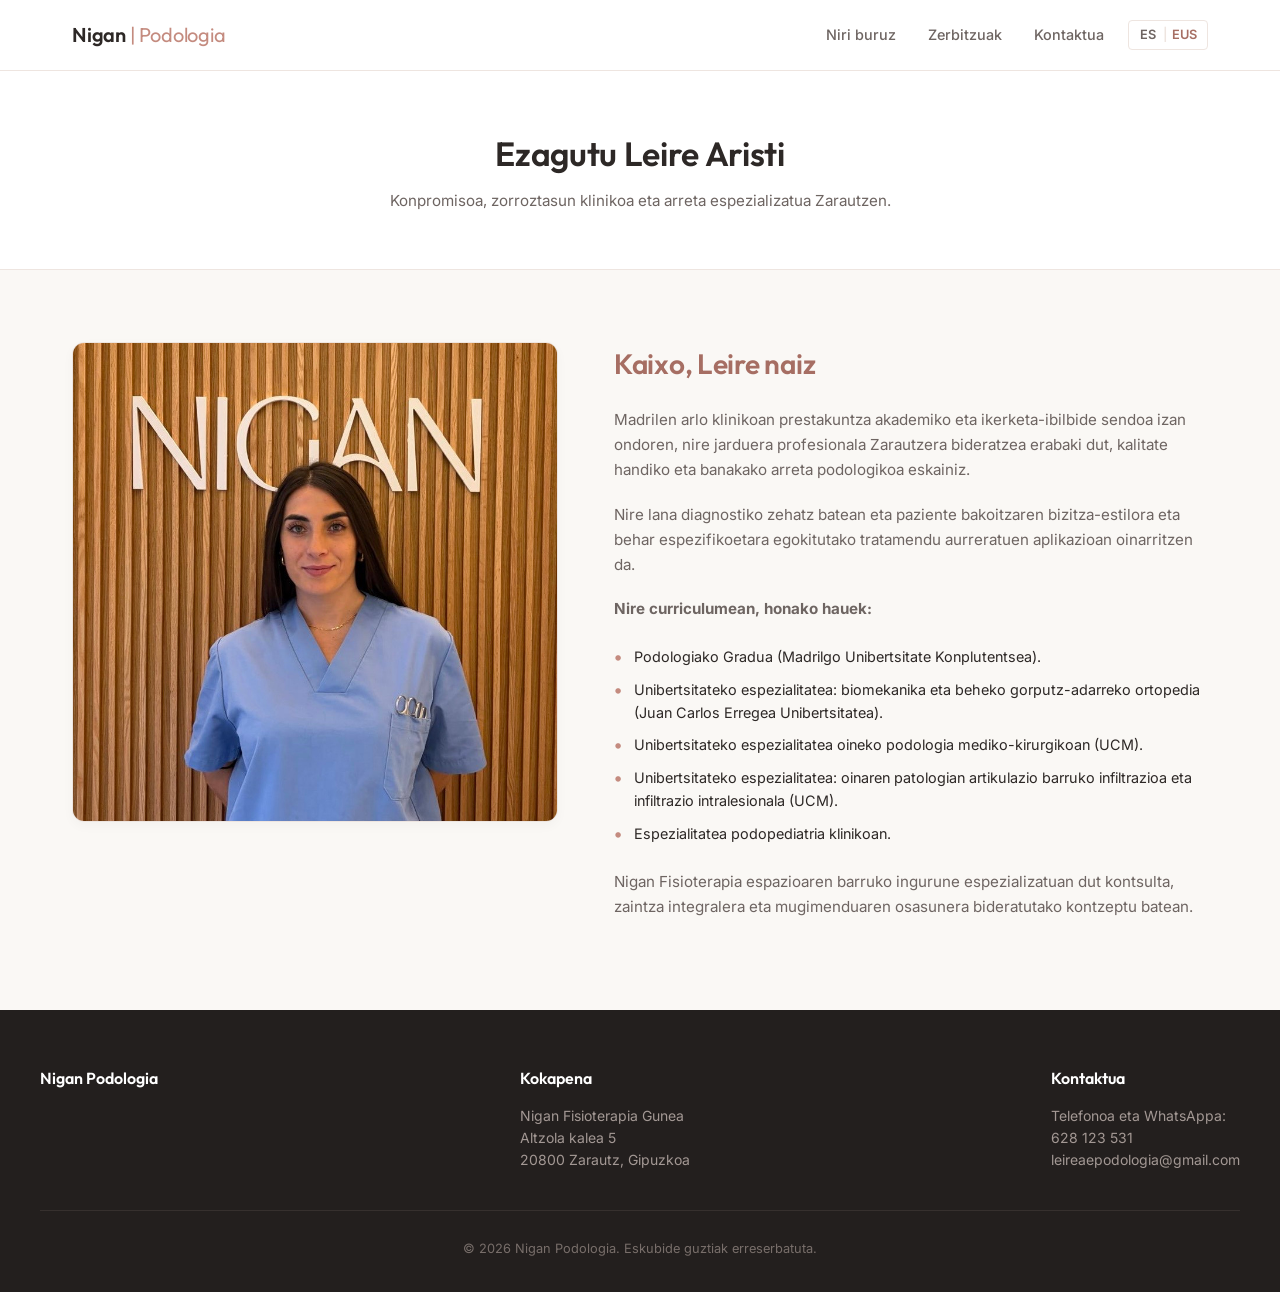
<file: niri-buruz.html>
<!DOCTYPE html>
<html lang="eu">
<head>
    <meta charset="UTF-8">
    <meta name="viewport" content="width=device-width, initial-scale=1.0">
    <title>Niri Buruz | Leire Aristi Podologia</title>
    <!-- Google Fonts -->
    <link rel="preconnect" href="https://fonts.googleapis.com">
    <link rel="preconnect" href="https://fonts.gstatic.com" crossorigin>
    <link href="https://fonts.googleapis.com/css2?family=Inter:wght@300;400;500;600&family=Outfit:wght@400;500;600&display=swap" rel="stylesheet">
    <link rel="stylesheet" href="../styles.css">
</head>
<body>

    <header>
      <div class="nav-container">
          <a href="index.html" class="logo">Nigan <span>| Podologia</span></a>
        
          <!-- Enlaces principales del menú en euskera -->
          <nav>
              <ul id="nav-list">
                  <li><a href="niri-buruz.html">Niri buruz</a></li>
                  <li><a href="zerbitzuak.html">Zerbitzuak</a></li>
                  <li><a href="kontaktua.html">Kontaktua</a></li>
              </ul>
          </nav>

          <!-- Controles derechos (idioma ES/EUS activo + hamburguesa) -->
          <div class="mobile-right-controls">
              <div class="lang-selector">
                  <a href="../sobre-mi.html">ES</a>
                  <span class="lang-divider">|</span>
                  <span class="active-lang">EUS</span>
              </div>
              
              <button class="menu-toggle" id="mobile-menu" aria-label="Nabigazioa">☰</button>
          </div>
      </div>
  </header>

    <section class="page-header">
        <h1>Ezagutu Leire Aristi</h1>
        <p>Konpromisoa, zorroztasun klinikoa eta arreta espezializatua Zarautzen.</p>
    </section>

    <section class="about-container">
        <div class="about-image-container">
            <img src="../img/fotoprofesional4.jpg" alt="Leire Aristi - Podóloga" class="about-img">
        </div>
        <div class="about-text">
            <h2>Kaixo, Leire naiz</h2>
            <p>Madrilen arlo klinikoan prestakuntza akademiko eta ikerketa-ibilbide sendoa izan ondoren, nire jarduera profesionala Zarautzera bideratzea erabaki dut, kalitate handiko eta banakako arreta podologikoa eskainiz.</p>
            <p>Nire lana diagnostiko zehatz batean eta paziente bakoitzaren bizitza-estilora eta behar espezifikoetara egokitutako tratamendu aurreratuen aplikazioan oinarritzen da.</p>
           
            <p><strong>Nire curriculumean, honako hauek:</strong></p>
            <ul class="cv-list">
                <li>Podologiako Gradua (Madrilgo Unibertsitate Konplutentsea).</li>
                <li>Unibertsitateko espezialitatea: biomekanika eta beheko gorputz-adarreko ortopedia (Juan Carlos Erregea Unibertsitatea).</li>
                <li>Unibertsitateko espezialitatea oineko podologia mediko-kirurgikoan (UCM).</li>
                <li>Unibertsitateko espezialitatea: oinaren patologian artikulazio barruko infiltrazioa eta infiltrazio intralesionala (UCM).</li>
                <li>Espezialitatea podopediatria klinikoan.</li>
            </ul>

            <p>Nigan Fisioterapia espazioaren barruko ingurune espezializatuan dut kontsulta, zaintza integralera eta mugimenduaren osasunera bideratutako kontzeptu batean.</p>
        </div>
    </section>

    <footer>
        <div class="footer-content">
            <div class="footer-col">
                <h4>Nigan Podologia</h4>
            </div>
            <div class="footer-col">
                <h4>Kokapena</h4>
                <p>Nigan Fisioterapia Gunea<br>Altzola kalea 5<br>20800 Zarautz, Gipuzkoa</p>
            </div>
            <div class="footer-col">
                <h4>Kontaktua</h4>
                <p>Telefonoa eta WhatsAppa:<br>628 123 531<br>leireaepodologia@gmail.com</p>
            </div>
        </div>
        <div class="footer-bottom">
            <p>&copy; 2026 Nigan Podologia. Eskubide guztiak erreserbatuta.</p>
        </div>
    </footer>

    <script>
        document.getElementById('mobile-menu').addEventListener('click', () => {
            document.getElementById('nav-list').classList.toggle('nav-active');
        });
    </script>
</body>
</html>
</file>
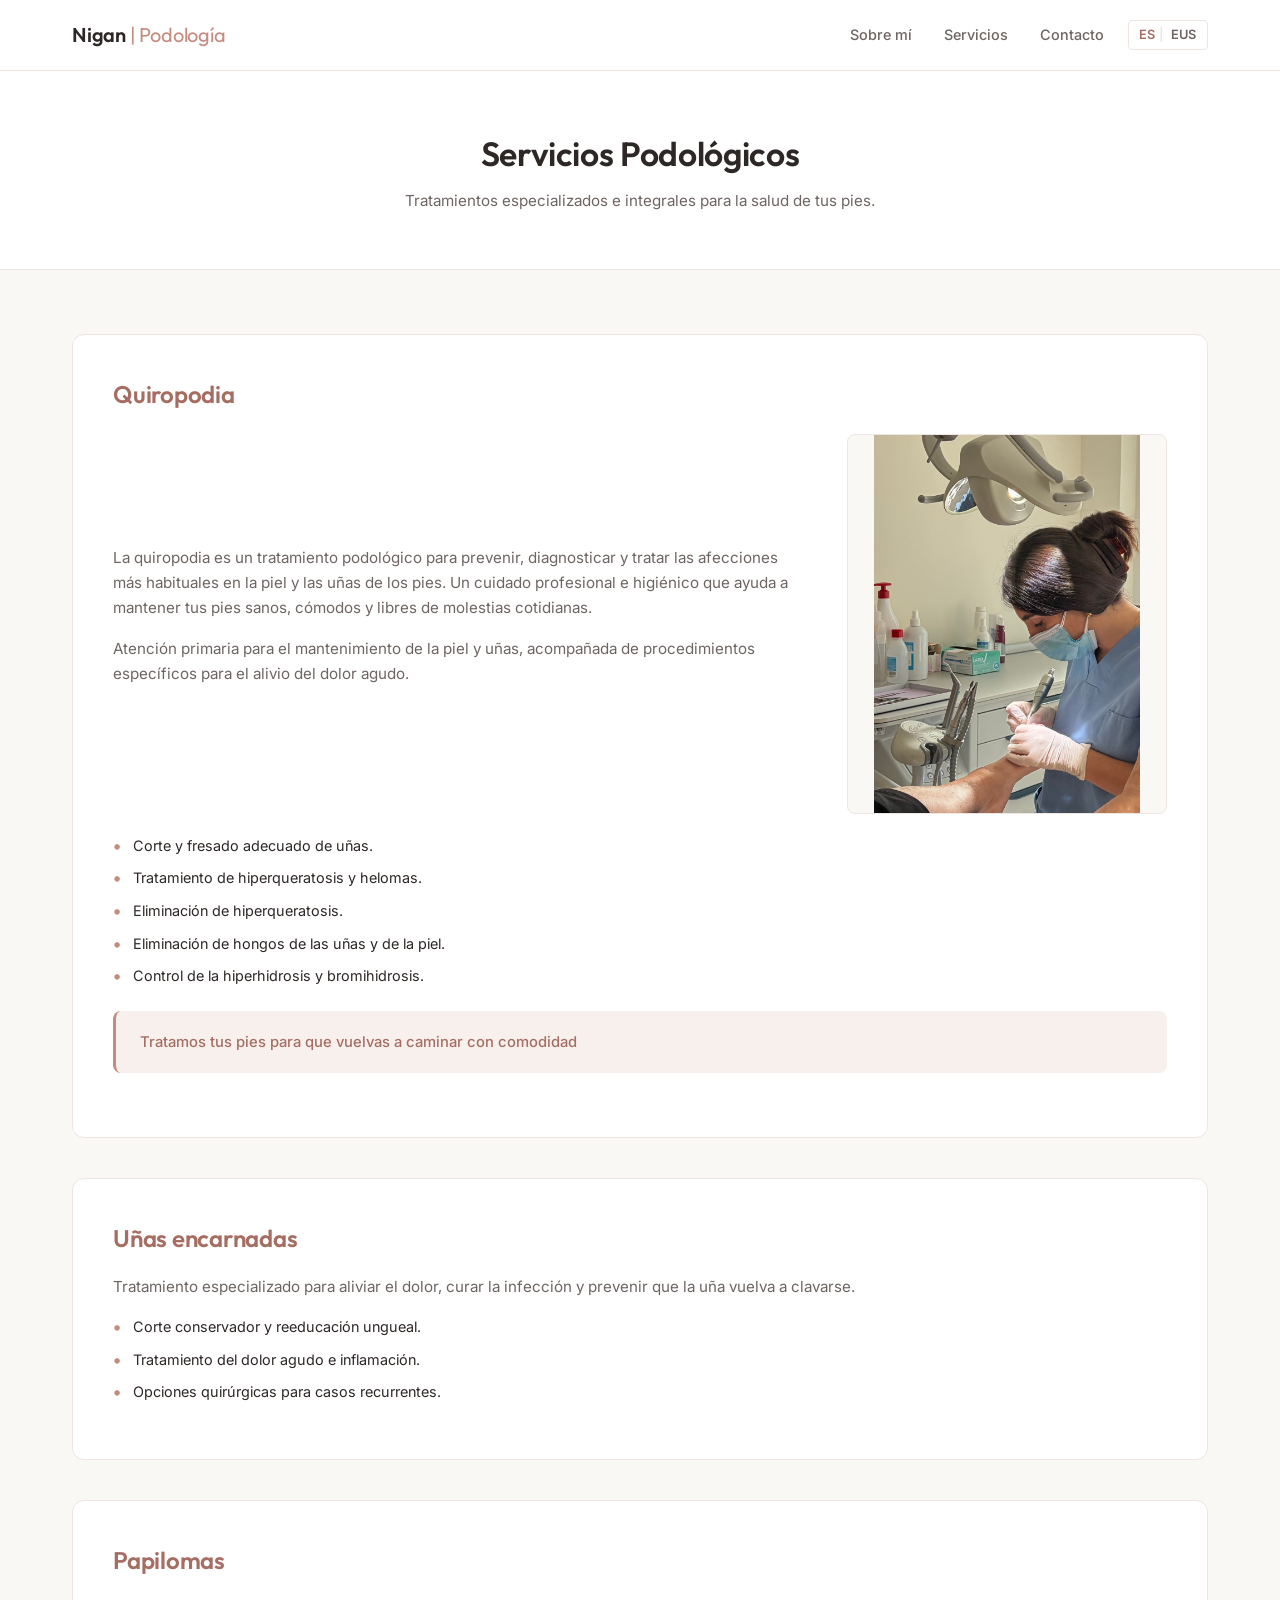
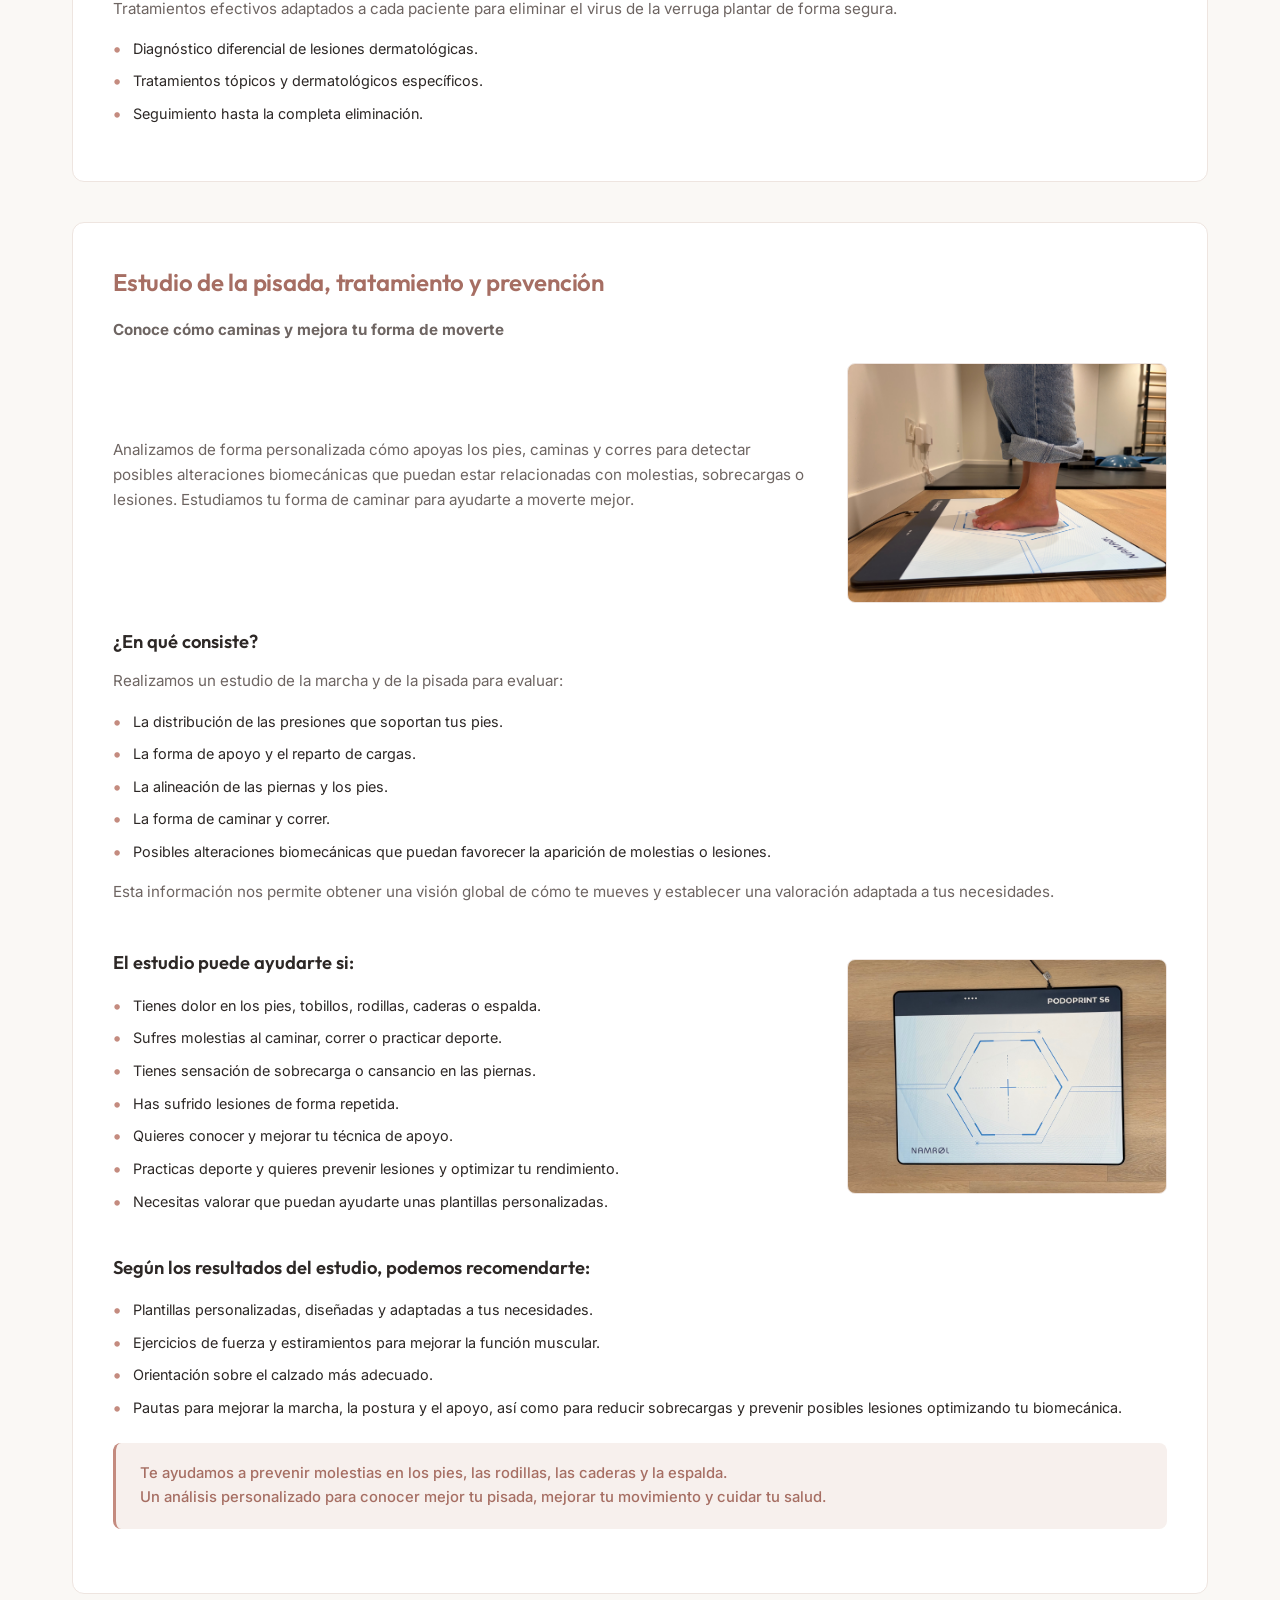
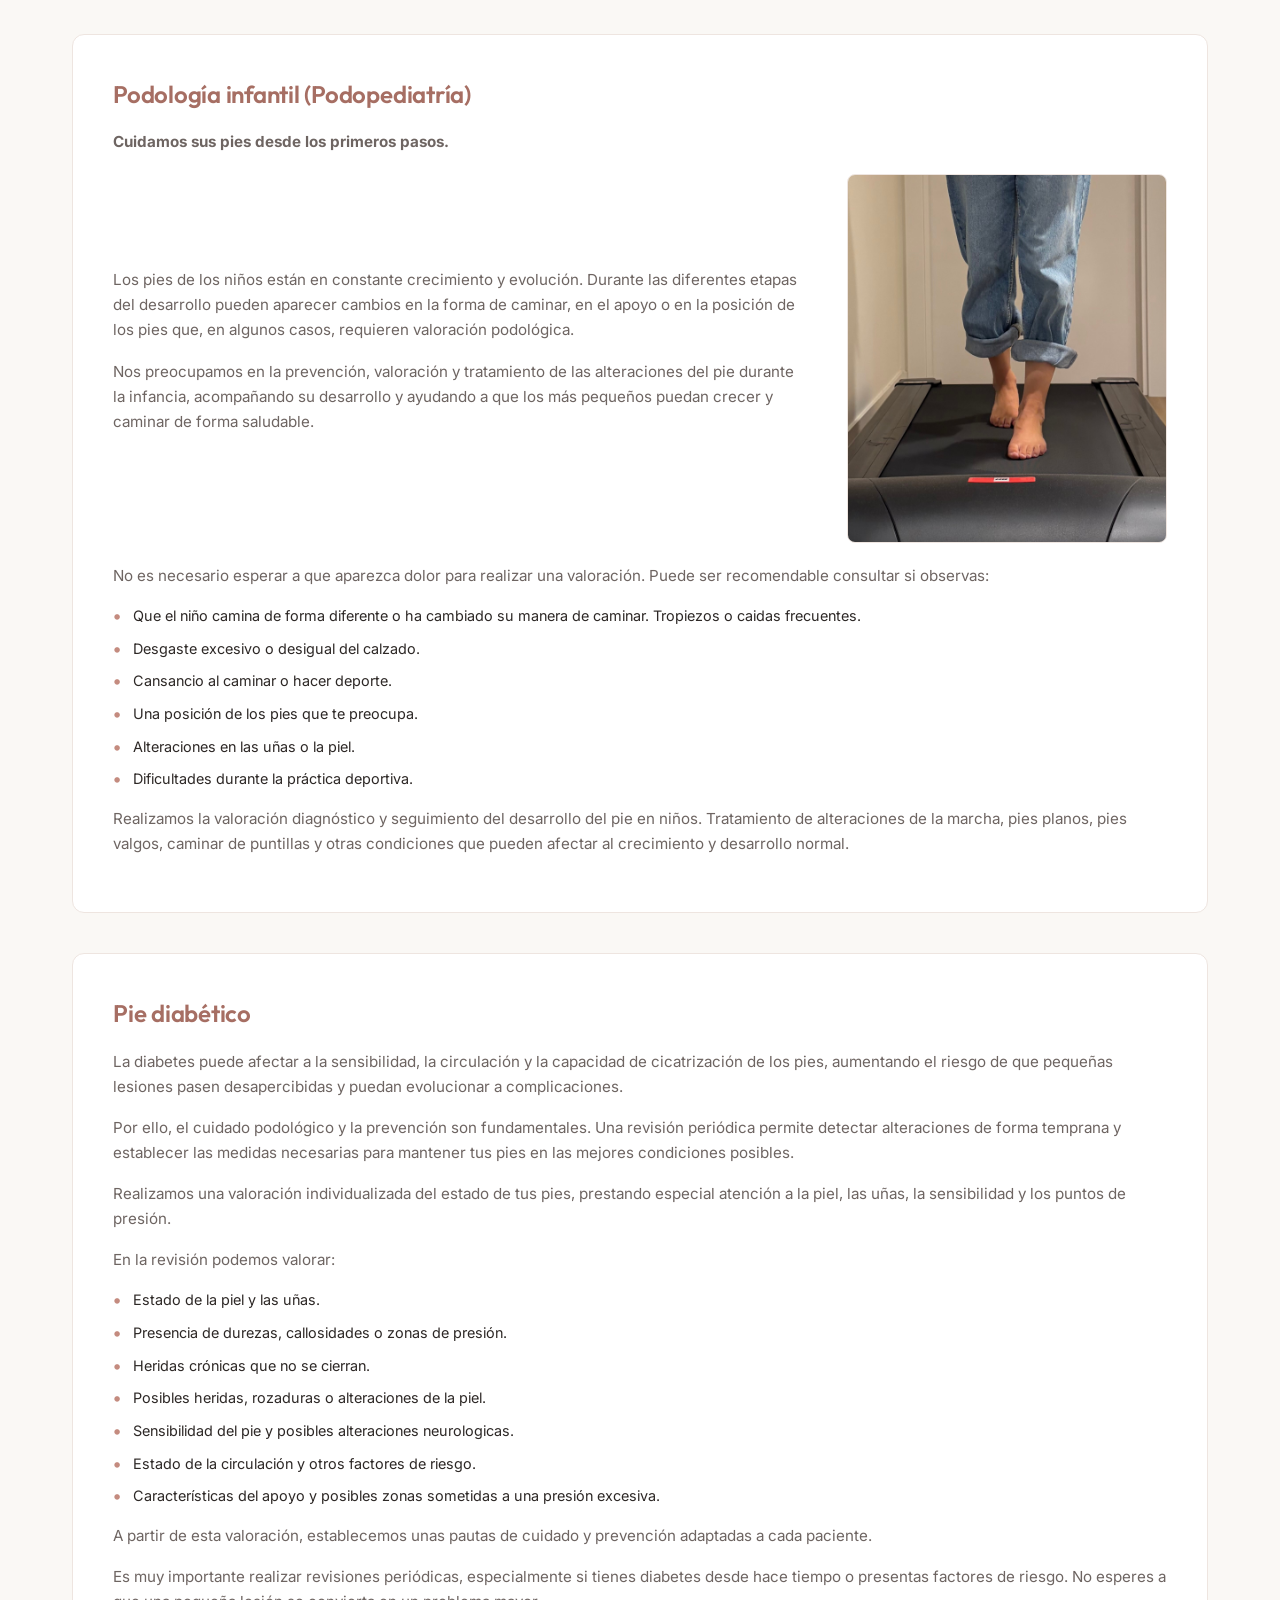
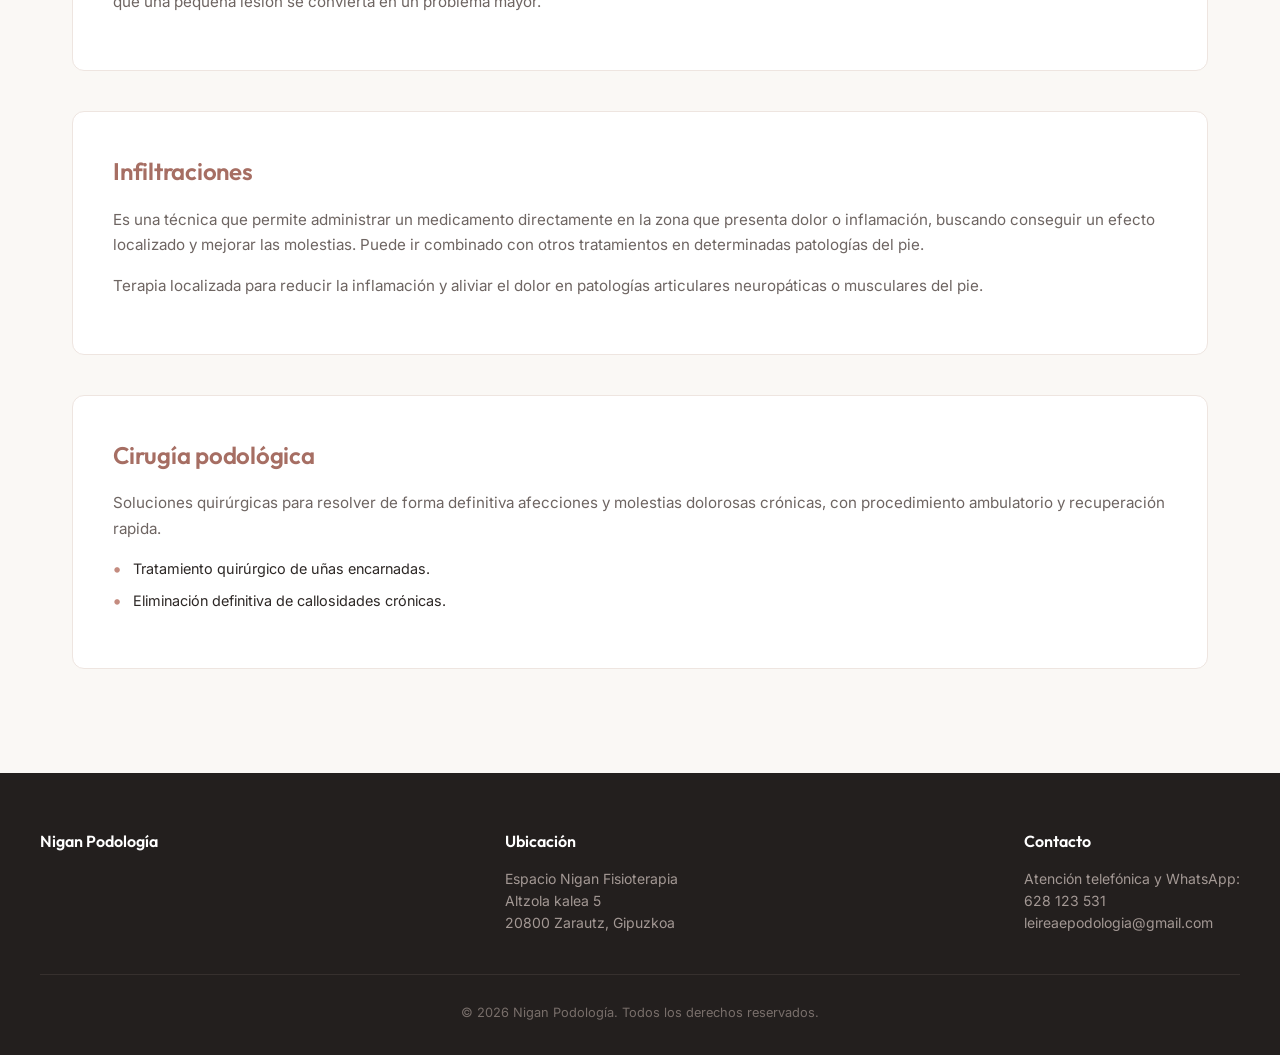
<file: servicios.html>
<!DOCTYPE html>
<html lang="es">
<head>
    <meta charset="UTF-8">
    <meta name="viewport" content="width=device-width, initial-scale=1.0">
    <title>Servicios | Leire Aristi Podología</title>
    <!-- Google Fonts -->
    <link rel="icon" type="image/png" href="img/logotipo.png">
    <link rel="apple-touch-icon" href="img/logotipo.png"> 
    <link rel="preconnect" href="https://fonts.googleapis.com">
    <link rel="preconnect" href="https://fonts.gstatic.com" crossorigin>
    <link href="https://fonts.googleapis.com/css2?family=Inter:wght@300;400;500;600&family=Outfit:wght@400;500;600&display=swap" rel="stylesheet">
    <link rel="stylesheet" href="styles.css">
</head>
<body>

    <header>
       <div class="nav-container">
           <a href="index.html" class="logo">Nigan <span>| Podología</span></a>
          
           <!-- Enlaces principales del menú (solo estos se ocultarán/mostrarán con la hamburguesa) -->
           <nav>
               <ul id="nav-list">
                   <li><a href="sobre-mi.html">Sobre mí</a></li>
                   <li><a href="servicios.html">Servicios</a></li>
                   <li><a href="contacto.html">Contacto</a></li>
               </ul>
           </nav>

           <!-- Controles derechos para móvil (idioma + hamburguesa siempre visibles fuera) -->
           <div class="mobile-right-controls">
               <div class="lang-selector">
                   <span class="active-lang">ES</span>
                   <span class="lang-divider">|</span>
                   <a href="eu/zerbitzuak.html">EUS</a>
               </div>
               
               <button class="menu-toggle" id="mobile-menu" aria-label="Navegación">☰</button>
           </div>
       </div>
   </header>

    <section class="page-header">
        <h1>Servicios Podológicos</h1>
        <p>Tratamientos especializados e integrales para la salud de tus pies.</p>
    </section>

    <section class="services-container">
        
        <!-- Quiropodia -->
        <article class="service-block" id="quiropodia">
            <h2>Quiropodia</h2>
            <div class="service-content-grid">
                <div>
                    <p>La quiropodia es un tratamiento podológico para prevenir, diagnosticar y tratar las afecciones más habituales en la piel y las uñas de los pies. Un cuidado profesional e higiénico que ayuda a mantener tus pies sanos, cómodos y libres de molestias cotidianas.</p>
                    <p>Atención primaria para el mantenimiento de la piel y uñas, acompañada de procedimientos específicos para el alivio del dolor agudo.</p>
                </div>
                <div>
                    <img src="img/fototrabajando.jpeg" alt="Tratamiento de quiropodia en clínica" class="service-img">
                </div>
            </div>

            <ul class="service-list">
                <li>Corte y fresado adecuado de uñas.</li>
                <li>Tratamiento de hiperqueratosis y helomas.</li>
                <li>Eliminación de hiperqueratosis.</li>
                <li>Eliminación de hongos de las uñas y de la piel.</li>
                <li>Control de la hiperhidrosis y bromihidrosis.</li>
            </ul>
            <div class="quote-box">Tratamos tus pies para que vuelvas a caminar con comodidad</div>
        </article>

        <!-- Uñas encarnadas -->
        <article class="service-block" id="unas-encarnadas">
            <h2>Uñas encarnadas</h2>
            <p>Tratamiento especializado para aliviar el dolor, curar la infección y prevenir que la uña vuelva a clavarse.</p>
            <ul class="service-list">
                <li>Corte conservador y reeducación ungueal.</li>
                <li>Tratamiento del dolor agudo e inflamación.</li>
                <li>Opciones quirúrgicas para casos recurrentes.</li>
            </ul>
        </article>

        <!-- Papilomas -->
        <article class="service-block" id="papilomas">
            <h2>Papilomas</h2>
            <p>Tratamientos efectivos adaptados a cada paciente para eliminar el virus de la verruga plantar de forma segura.</p>
            <ul class="service-list">
                <li>Diagnóstico diferencial de lesiones dermatológicas.</li>
                <li>Tratamientos tópicos y dermatológicos específicos.</li>
                <li>Seguimiento hasta la completa eliminación.</li>
            </ul>
        </article>

        <!-- Estudio de la pisada -->
        <article class="service-block" id="estudio-pisada">
            <h2>Estudio de la pisada, tratamiento y prevención</h2>
            <p><strong>Conoce cómo caminas y mejora tu forma de moverte</strong></p>
            
            <div class="service-content-grid">
                <div>
                    <p>Analizamos de forma personalizada cómo apoyas los pies, caminas y corres para detectar posibles alteraciones biomecánicas que puedan estar relacionadas con molestias, sobrecargas o lesiones. Estudiamos tu forma de caminar para ayudarte a moverte mejor.</p>
                </div>
                <div>
                    <img src="img/pisada.jpeg" alt="Estudio biomecánico de la pisada" class="service-img">
                </div>
            </div>

            <h3>¿En qué consiste?</h3>
            <p>Realizamos un estudio de la marcha y de la pisada para evaluar:</p>
            <ul class="service-list">
                <li>La distribución de las presiones que soportan tus pies.</li>
                <li>La forma de apoyo y el reparto de cargas.</li>
                <li>La alineación de las piernas y los pies.</li>
                <li>La forma de caminar y correr.</li>
                <li>Posibles alteraciones biomecánicas que puedan favorecer la aparición de molestias o lesiones.</li>
            </ul>
            <p>Esta información nos permite obtener una visión global de cómo te mueves y establecer una valoración adaptada a tus necesidades.</p>

            <div class="service-content-grid">
                <div>
                    <h3>El estudio puede ayudarte si:</h3>
                    <ul class="service-list">
                        <li>Tienes dolor en los pies, tobillos, rodillas, caderas o espalda.</li>
                        <li>Sufres molestias al caminar, correr o practicar deporte.</li>
                        <li>Tienes sensación de sobrecarga o cansancio en las piernas.</li>
                        <li>Has sufrido lesiones de forma repetida.</li>
                        <li>Quieres conocer y mejorar tu técnica de apoyo.</li>
                        <li>Practicas deporte y quieres prevenir lesiones y optimizar tu rendimiento.</li>
                        <li>Necesitas valorar que puedan ayudarte unas plantillas personalizadas.</li>
                    </ul>
                </div>
                <div>
                    <img src="img/podoprint.jpeg" alt="Plataforma de presiones Podoprint S6" class="service-img">
                </div>
            </div>

            <h3>Según los resultados del estudio, podemos recomendarte:</h3>
            <ul class="service-list">
                <li>Plantillas personalizadas, diseñadas y adaptadas a tus necesidades.</li>
                <li>Ejercicios de fuerza y estiramientos para mejorar la función muscular.</li>
                <li>Orientación sobre el calzado más adecuado.</li>
                <li>Pautas para mejorar la marcha, la postura y el apoyo, así como para reducir sobrecargas y prevenir posibles lesiones optimizando tu biomecánica.</li>
            </ul>

            <div class="quote-box">
                Te ayudamos a prevenir molestias en los pies, las rodillas, las caderas y la espalda.<br>
                Un análisis personalizado para conocer mejor tu pisada, mejorar tu movimiento y cuidar tu salud.
            </div>
        </article>

        <!-- Podología infantil -->
        <article class="service-block" id="podologia-infantil">
            <h2>Podología infantil (Podopediatría)</h2>
            <p><strong>Cuidamos sus pies desde los primeros pasos.</strong></p>
            
            <div class="service-content-grid">
                <div>
                    <p>Los pies de los niños están en constante crecimiento y evolución. Durante las diferentes etapas del desarrollo pueden aparecer cambios en la forma de caminar, en el apoyo o en la posición de los pies que, en algunos casos, requieren valoración podológica.</p>
                    <p>Nos preocupamos en la prevención, valoración y tratamiento de las alteraciones del pie durante la infancia, acompañando su desarrollo y ayudando a que los más pequeños puedan crecer y caminar de forma saludable.</p>
                </div>
                <div>
                    <img src="img/encinta.jpeg" alt="Análisis de movimiento y marcha" class="service-img">
                </div>
            </div>

            <p>No es necesario esperar a que aparezca dolor para realizar una valoración. Puede ser recomendable consultar si observas:</p>
            <ul class="service-list">
                <li>Que el niño camina de forma diferente o ha cambiado su manera de caminar. Tropiezos o caidas frecuentes.</li>
                <li>Desgaste excesivo o desigual del calzado.</li>
                <li>Cansancio al caminar o hacer deporte.</li>
                <li>Una posición de los pies que te preocupa.</li>
                <li>Alteraciones en las uñas o la piel.</li>
                <li>Dificultades durante la práctica deportiva.</li>
            </ul>
            <p>Realizamos la valoración diagnóstico y seguimiento del desarrollo del pie en niños. Tratamiento de alteraciones de la marcha, pies planos, pies valgos, caminar de puntillas y otras condiciones que pueden afectar al crecimiento y desarrollo normal.</p>
        </article>

        <!-- Pie diabético -->
        <article class="service-block" id="pie-diabetico">
            <h2>Pie diabético</h2>
            <p>La diabetes puede afectar a la sensibilidad, la circulación y la capacidad de cicatrización de los pies, aumentando el riesgo de que pequeñas lesiones pasen desapercibidas y puedan evolucionar a complicaciones.</p>
            <p>Por ello, el cuidado podológico y la prevención son fundamentales. Una revisión periódica permite detectar alteraciones de forma temprana y establecer las medidas necesarias para mantener tus pies en las mejores condiciones posibles.</p>
            <p>Realizamos una valoración individualizada del estado de tus pies, prestando especial atención a la piel, las uñas, la sensibilidad y los puntos de presión.</p>
            <p>En la revisión podemos valorar:</p>
            <ul class="service-list">
                <li>Estado de la piel y las uñas.</li>
                <li>Presencia de durezas, callosidades o zonas de presión.</li>
                <li>Heridas crónicas que no se cierran.</li>
                <li>Posibles heridas, rozaduras o alteraciones de la piel.</li>
                <li>Sensibilidad del pie y posibles alteraciones neurologicas.</li>
                <li>Estado de la circulación y otros factores de riesgo.</li>
                <li>Características del apoyo y posibles zonas sometidas a una presión excesiva.</li>
            </ul>
            <p>A partir de esta valoración, establecemos unas pautas de cuidado y prevención adaptadas a cada paciente.</p>
            <p>Es muy importante realizar revisiones periódicas, especialmente si tienes diabetes desde hace tiempo o presentas factores de riesgo. No esperes a que una pequeña lesión se convierta en un problema mayor.</p>
        </article>

        <!-- Infiltraciones -->
        <article class="service-block" id="infiltraciones">
            <h2>Infiltraciones</h2>
            <p>Es una técnica que permite administrar un medicamento directamente en la zona que presenta dolor o inflamación, buscando conseguir un efecto localizado y mejorar las molestias. Puede ir combinado con otros tratamientos en determinadas patologías del pie.</p>
            <p>Terapia localizada para reducir la inflamación y aliviar el dolor en patologías articulares neuropáticas o musculares del pie.</p>
        </article>

        <!-- Cirugía podológica -->
        <article class="service-block" id="cirugia-podologica">
            <h2>Cirugía podológica</h2>
            <p>Soluciones quirúrgicas para resolver de forma definitiva afecciones y molestias dolorosas crónicas, con procedimiento ambulatorio y recuperación rapida.</p>
            <ul class="service-list">
                <li>Tratamiento quirúrgico de uñas encarnadas.</li>
                <li>Eliminación definitiva de callosidades crónicas.</li>
            </ul>
        </article>

    </section>

    <footer>
        <div class="footer-content">
            <div class="footer-col">
                <h4>Nigan Podología</h4>
            </div>
            <div class="footer-col">
                <h4>Ubicación</h4>
                <p>Espacio Nigan Fisioterapia<br>Altzola kalea 5<br>20800 Zarautz, Gipuzkoa</p>
            </div>
            <div class="footer-col">
                <h4>Contacto</h4>
                <p>Atención telefónica y WhatsApp:<br>628 123 531<br>leireaepodologia@gmail.com</p>
            </div>
        </div>
        <div class="footer-bottom">
            <p>&copy; 2026 Nigan Podología. Todos los derechos reservados.</p>
        </div>
    </footer>

    <script>
        document.getElementById('mobile-menu').addEventListener('click', () => {
            document.getElementById('nav-list').classList.toggle('nav-active');
        });
    </script>
</body>
</html>
</file>
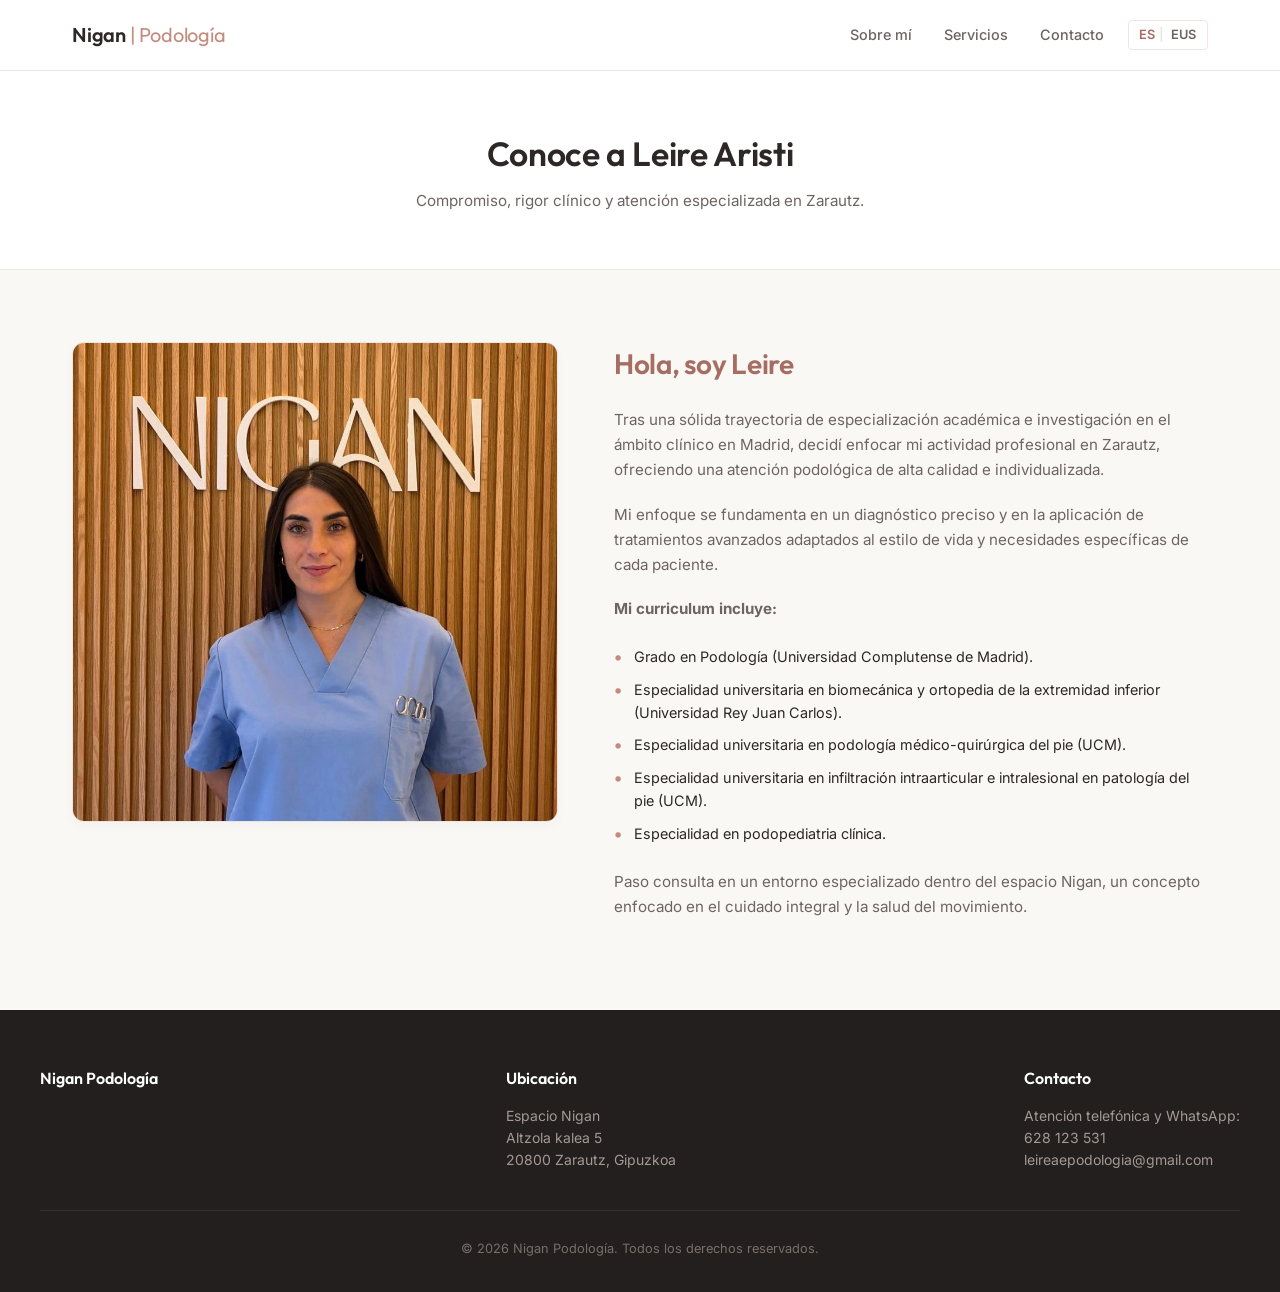
<file: sobre-mi.html>
<!DOCTYPE html>
<html lang="es">
<head>
    <meta charset="UTF-8">
    <meta name="viewport" content="width=device-width, initial-scale=1.0">
    <title>Sobre Mí | Leire Aristi Podología</title>
    <!-- Google Fonts -->
    <link rel="icon" type="image/png" href="img/logotipo.png">
    <link rel="apple-touch-icon" href="img/logotipo.png"> 
    <link rel="preconnect" href="https://fonts.googleapis.com">
    <link rel="preconnect" href="https://fonts.gstatic.com" crossorigin>
    <link href="https://fonts.googleapis.com/css2?family=Inter:wght@300;400;500;600&family=Outfit:wght@400;500;600&display=swap" rel="stylesheet">
    <link rel="stylesheet" href="styles.css">
</head>
<body>

    <header>
       <div class="nav-container">
           <a href="index.html" class="logo">Nigan <span>| Podología</span></a>
          
           <!-- Enlaces principales del menú (solo estos se ocultarán/mostrarán con la hamburguesa) -->
           <nav>
               <ul id="nav-list">
                   <li><a href="sobre-mi.html">Sobre mí</a></li>
                   <li><a href="servicios.html">Servicios</a></li>
                   <li><a href="contacto.html">Contacto</a></li>
               </ul>
           </nav>

           <!-- Controles derechos para móvil (idioma + hamburguesa siempre visibles fuera) -->
           <div class="mobile-right-controls">
               <div class="lang-selector">
                   <span class="active-lang">ES</span>
                   <span class="lang-divider">|</span>
                   <a href="eu/niri-buruz.html">EUS</a>
               </div>
               
               <button class="menu-toggle" id="mobile-menu" aria-label="Navegación">☰</button>
           </div>
       </div>
   </header>

    <section class="page-header">
        <h1>Conoce a Leire Aristi</h1>
        <p>Compromiso, rigor clínico y atención especializada en Zarautz.</p>
    </section>

    <section class="about-container">
        <div class="about-image-container">
            <img src="img/fotoprofesional4.jpg" alt="Leire Aristi - Podóloga" class="about-img">
        </div>
        <div class="about-text">
            <h2>Hola, soy Leire</h2>
            <p>Tras una sólida trayectoria de especialización académica e investigación en el ámbito clínico en Madrid, decidí enfocar mi actividad profesional en Zarautz, ofreciendo una atención podológica de alta calidad e individualizada.</p>
            <p>Mi enfoque se fundamenta en un diagnóstico preciso y en la aplicación de tratamientos avanzados adaptados al estilo de vida y necesidades específicas de cada paciente.</p>
            
            <p><strong>Mi curriculum incluye:</strong></p>
            <ul class="cv-list">
                <li>Grado en Podología (Universidad Complutense de Madrid).</li>
                <li>Especialidad universitaria en biomecánica y ortopedia de la extremidad inferior (Universidad Rey Juan Carlos).</li>
                <li>Especialidad universitaria en podología médico-quirúrgica del pie (UCM).</li>
                <li>Especialidad universitaria en infiltración intraarticular e intralesional en patología del pie (UCM).</li>
                <li>Especialidad en podopediatria clínica.</li>
            </ul>

            <p>Paso consulta en un entorno especializado dentro del espacio Nigan, un concepto enfocado en el cuidado integral y la salud del movimiento.</p>
        </div>
    </section>

    <footer>
        <div class="footer-content">
            <div class="footer-col">
                <h4>Nigan Podología</h4>
            </div>
            <div class="footer-col">
                <h4>Ubicación</h4>
                <p>Espacio Nigan<br>Altzola kalea 5<br>20800 Zarautz, Gipuzkoa</p>
            </div>
            <div class="footer-col">
                <h4>Contacto</h4>
                <p>Atención telefónica y WhatsApp:<br>628 123 531<br>leireaepodologia@gmail.com</p>
            </div>
        </div>
        <div class="footer-bottom">
            <p>&copy; 2026 Nigan Podología. Todos los derechos reservados.</p>
        </div>
    </footer>

    <script>
        document.getElementById('mobile-menu').addEventListener('click', () => {
            document.getElementById('nav-list').classList.toggle('nav-active');
        });
    </script>
</body>
</html>
</file>
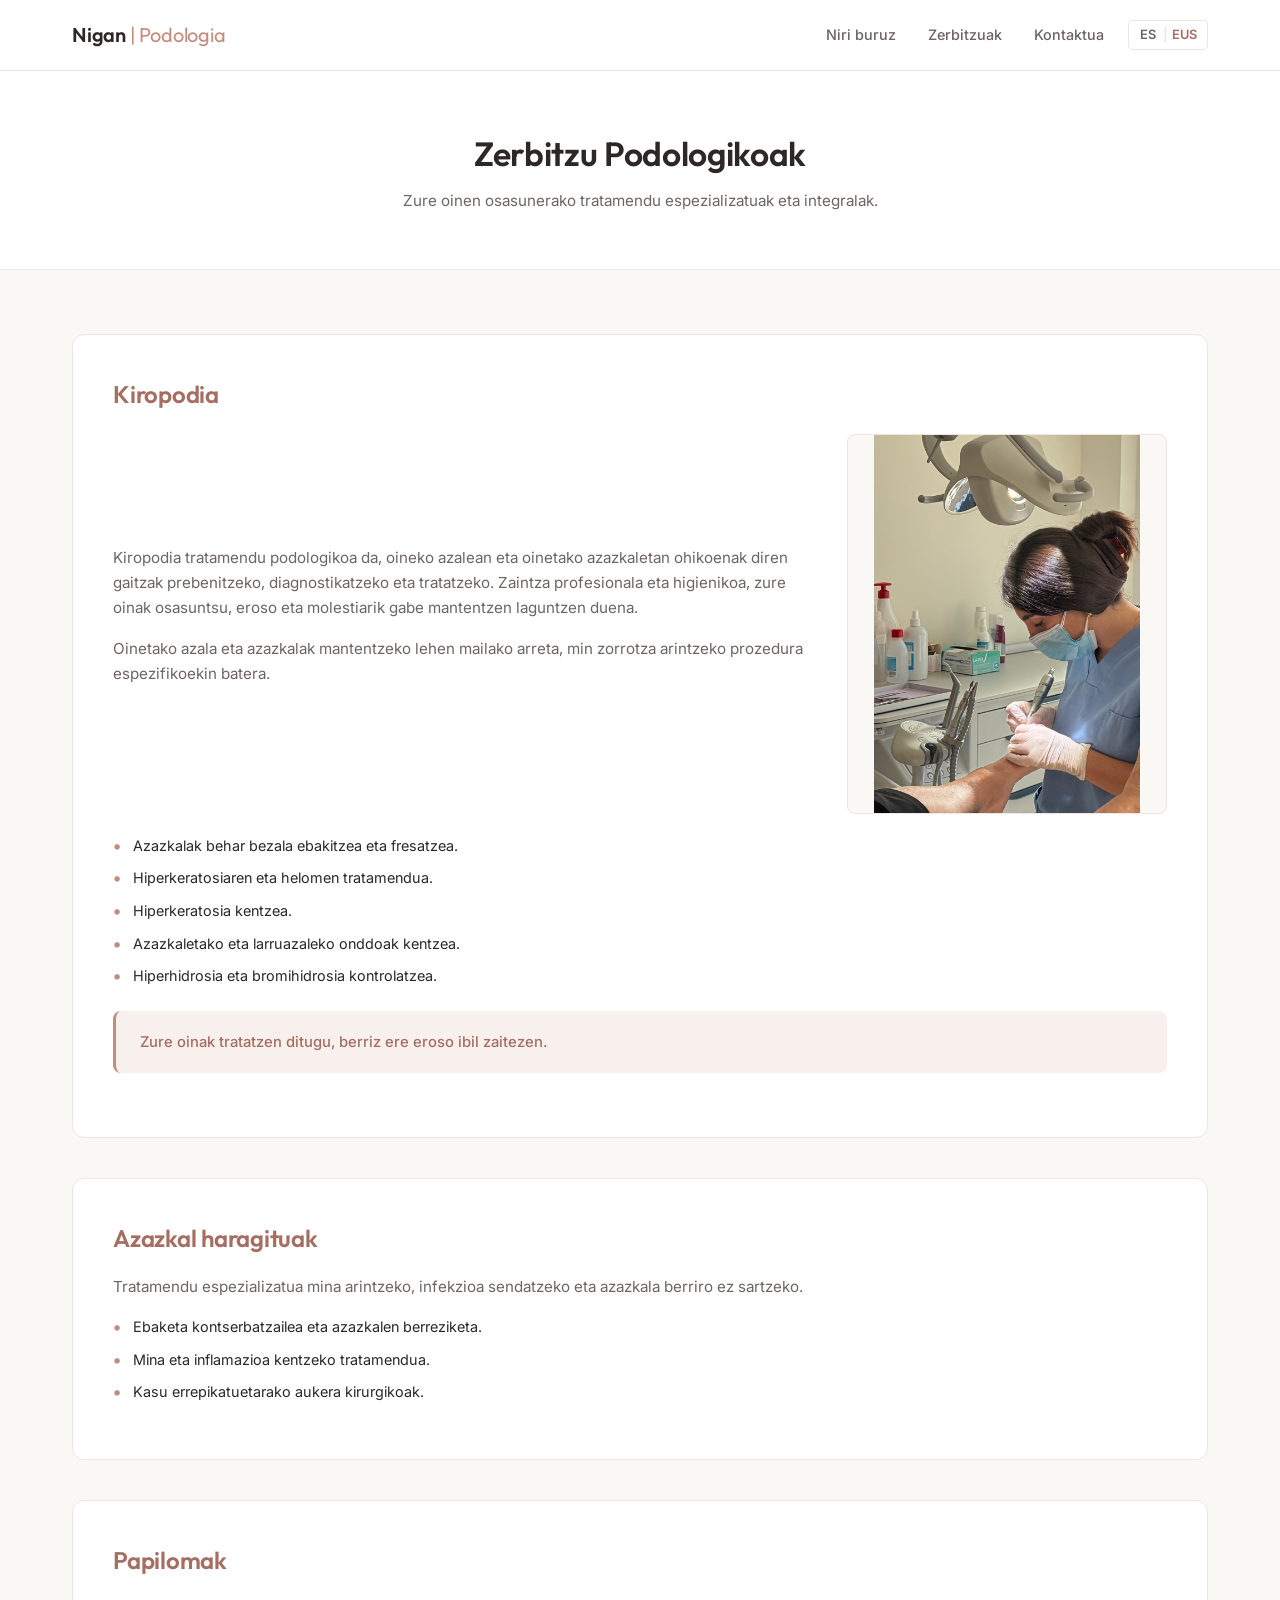
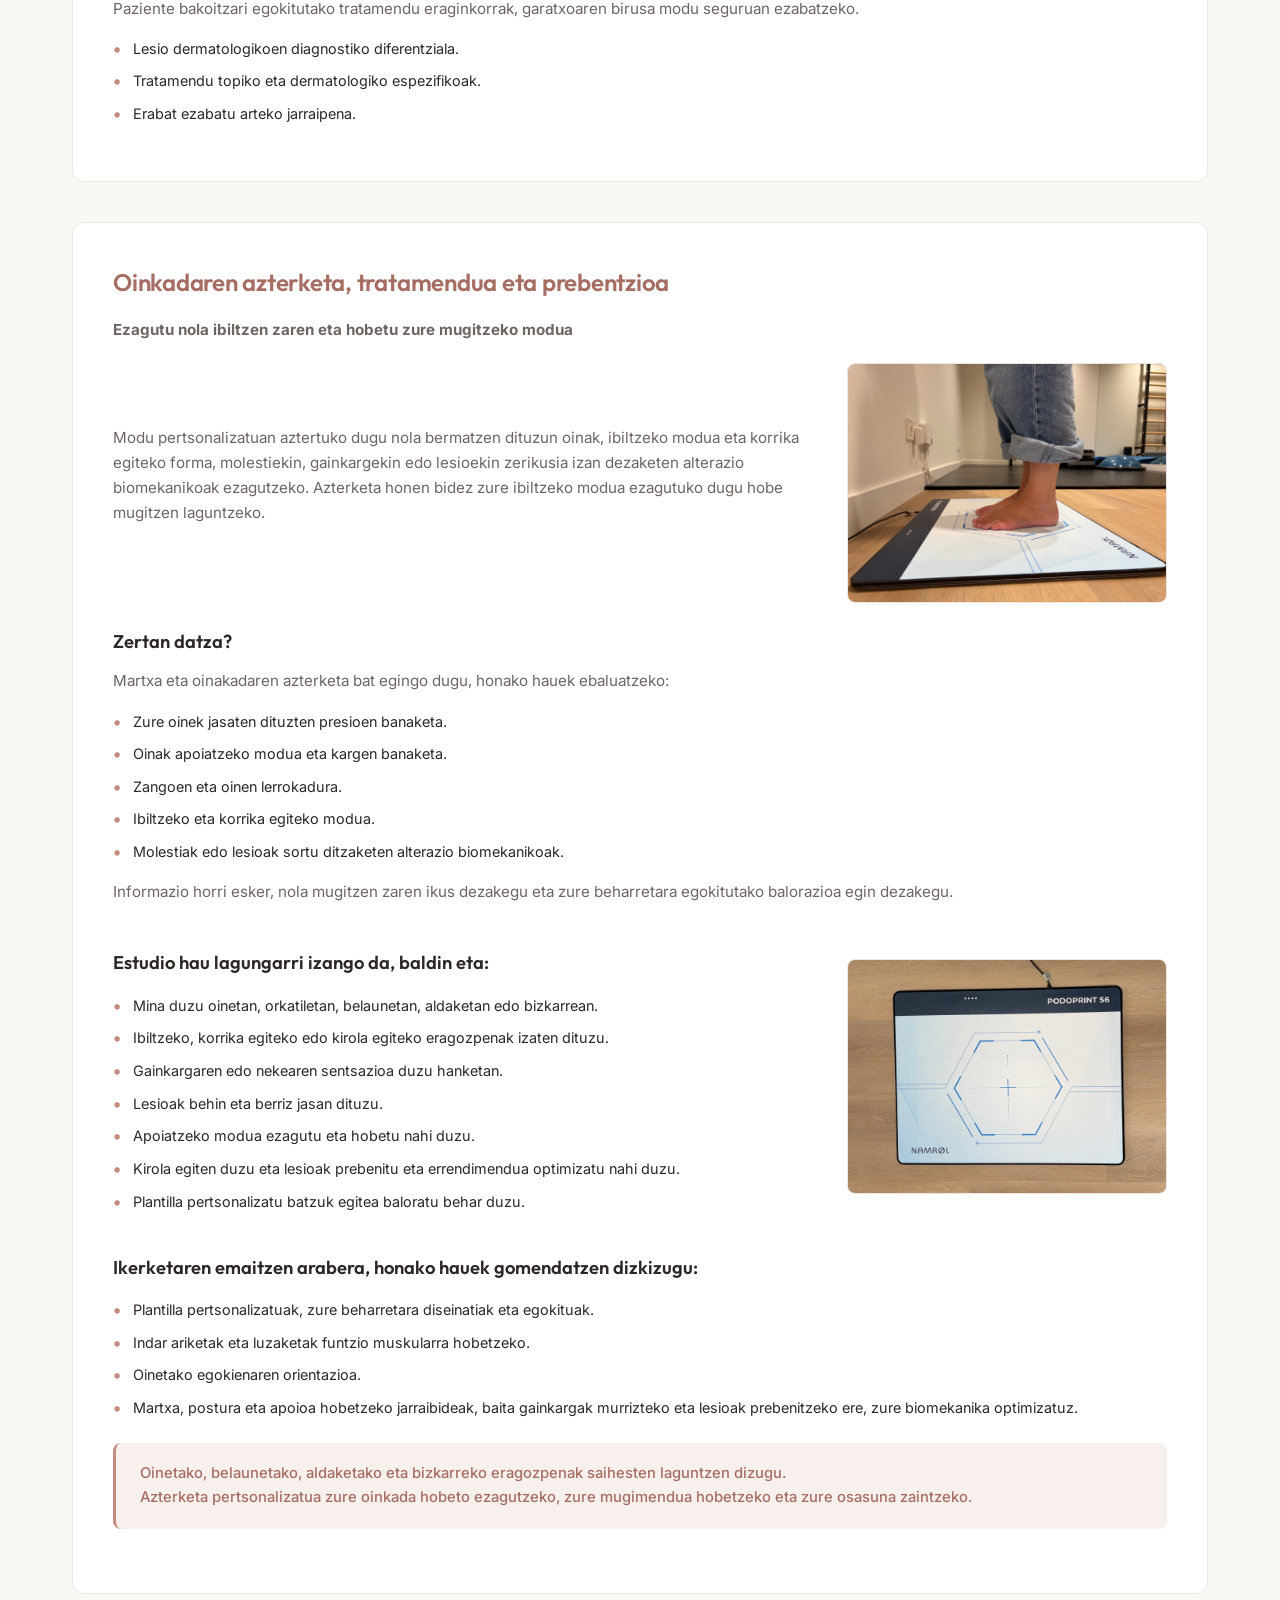
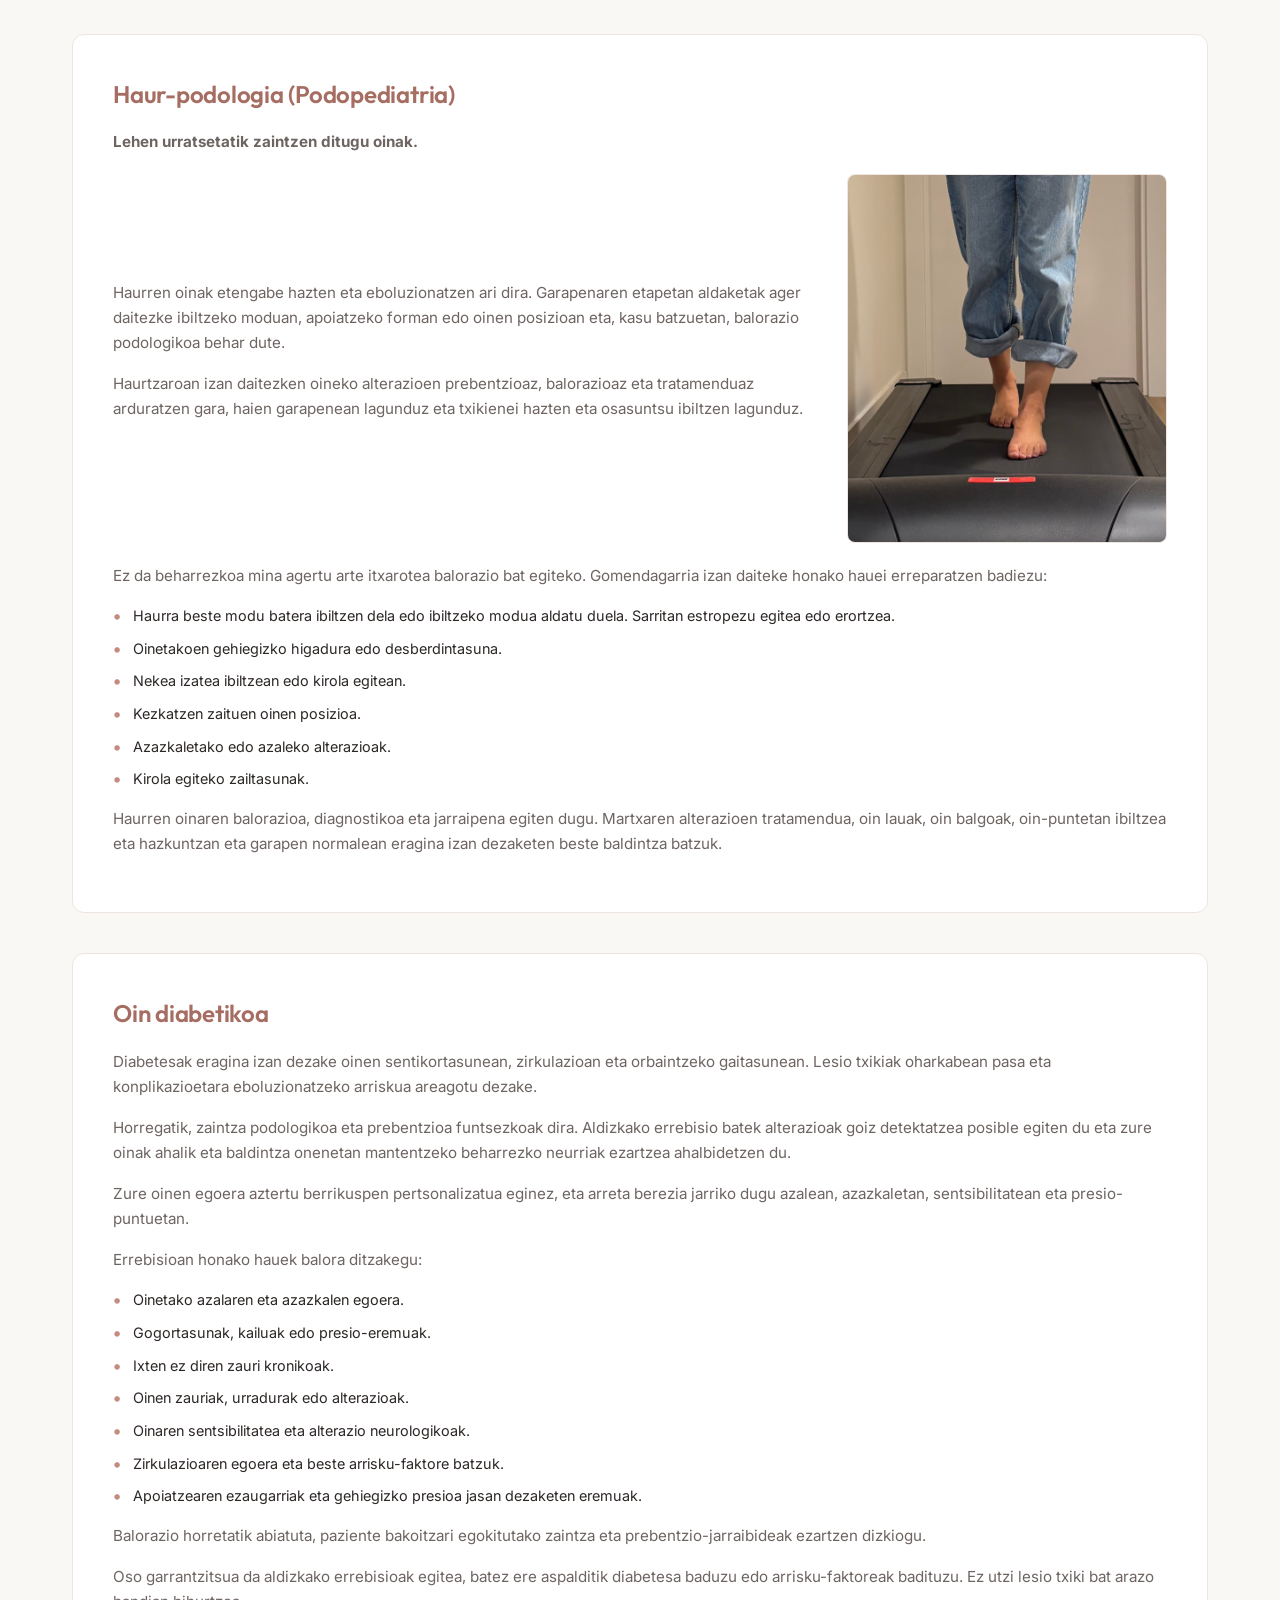
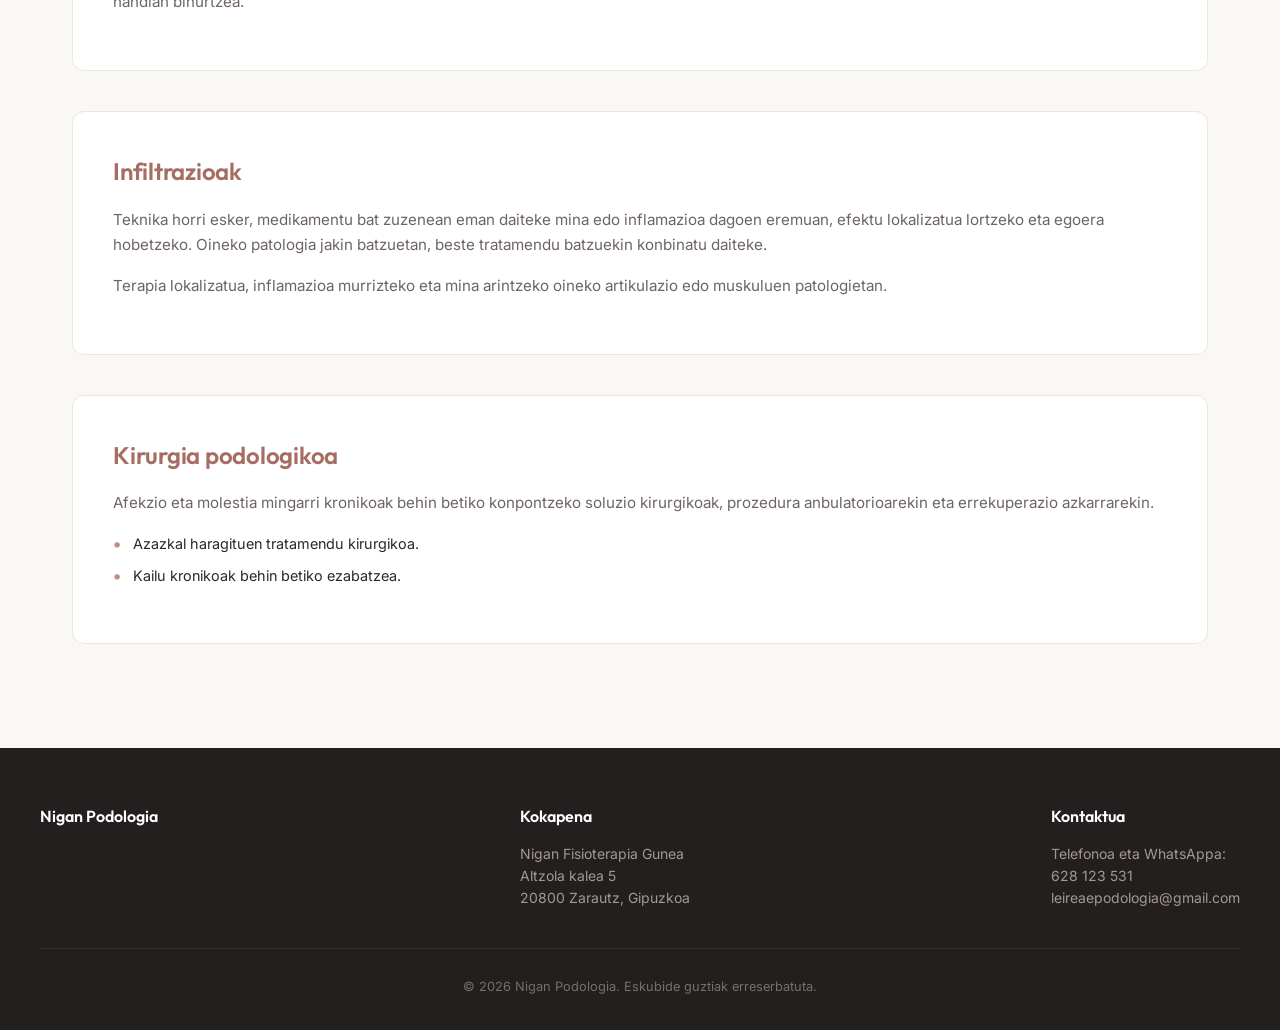
<file: zerbitzuak.html>
<!DOCTYPE html>
<html lang="eu">
<head>
    <meta charset="UTF-8">
    <meta name="viewport" content="width=device-width, initial-scale=1.0">
    <title>Zerbitzuak | Leire Aristi Podologia</title>
    <!-- Google Fonts -->
    <link rel="preconnect" href="https://fonts.googleapis.com">
    <link rel="preconnect" href="https://fonts.gstatic.com" crossorigin>
    <link href="https://fonts.googleapis.com/css2?family=Inter:wght@300;400;500;600&family=Outfit:wght@400;500;600&display=swap" rel="stylesheet">
    <link rel="stylesheet" href="../styles.css">
</head>
<body>

    <header>
      <div class="nav-container">
          <a href="index.html" class="logo">Nigan <span>| Podologia</span></a>
        
          <!-- Enlaces principales del menú en euskera -->
          <nav>
              <ul id="nav-list">
                  <li><a href="niri-buruz.html">Niri buruz</a></li>
                  <li><a href="zerbitzuak.html">Zerbitzuak</a></li>
                  <li><a href="kontaktua.html">Kontaktua</a></li>
              </ul>
          </nav>

          <!-- Controles derechos (idioma ES/EUS activo + hamburguesa) -->
          <div class="mobile-right-controls">
              <div class="lang-selector">
                  <a href="../servicios.html">ES</a>
                  <span class="lang-divider">|</span>
                  <span class="active-lang">EUS</span>
              </div>
              
              <button class="menu-toggle" id="mobile-menu" aria-label="Nabigazioa">☰</button>
          </div>
      </div>
  </header>

    <section class="page-header">
        <h1>Zerbitzu Podologikoak</h1>
        <p>Zure oinen osasunerako tratamendu espezializatuak eta integralak.</p>
    </section>

    <section class="services-container">
       
        <!-- Kiropodia -->
        <article class="service-block" id="quiropodia">
            <h2>Kiropodia</h2>
            <div class="service-content-grid">
                <div>
                    <p>Kiropodia tratamendu podologikoa da, oineko azalean eta oinetako azazkaletan ohikoenak diren gaitzak prebenitzeko, diagnostikatzeko eta tratatzeko. Zaintza profesionala eta higienikoa, zure oinak osasuntsu, eroso eta molestiarik gabe mantentzen laguntzen duena.</p>
                    <p>Oinetako azala eta azazkalak mantentzeko lehen mailako arreta, min zorrotza arintzeko prozedura espezifikoekin batera.</p>
                </div>
                <div>
                    <img src="../img/fototrabajando.jpeg" alt="Tratamiento de quiropodia en clínica" class="service-img">
                </div>
            </div>

            <ul class="service-list">
                <li>Azazkalak behar bezala ebakitzea eta fresatzea.</li>
                <li>Hiperkeratosiaren eta helomen tratamendua.</li>
                <li>Hiperkeratosia kentzea.</li>
                <li>Azazkaletako eta larruazaleko onddoak kentzea.</li>
                <li>Hiperhidrosia eta bromihidrosia kontrolatzea.</li>
            </ul>
            <div class="quote-box">Zure oinak tratatzen ditugu, berriz ere eroso ibil zaitezen.</div>
        </article>

        <!-- Azazkal haragituak -->
        <article class="service-block" id="azazkal-haragituak">
            <h2>Azazkal haragituak</h2>
            <p>Tratamendu espezializatua mina arintzeko, infekzioa sendatzeko eta azazkala berriro ez sartzeko.</p>
            <ul class="service-list">
                <li>Ebaketa kontserbatzailea eta azazkalen berreziketa.</li>
                <li>Mina eta inflamazioa kentzeko tratamendua.</li>
                <li>Kasu errepikatuetarako aukera kirurgikoak.</li>
            </ul>
        </article>

        <!-- Papilomak -->
        <article class="service-block" id="papilomak">
            <h2>Papilomak</h2>
            <p>Paziente bakoitzari egokitutako tratamendu eraginkorrak, garatxoaren birusa modu seguruan ezabatzeko.</p>
            <ul class="service-list">
                <li>Lesio dermatologikoen diagnostiko diferentziala.</li>
                <li>Tratamendu topiko eta dermatologiko espezifikoak.</li>
                <li>Erabat ezabatu arteko jarraipena.</li>
            </ul>
        </article>

        <!-- Oinkadaren azterketa -->
        <article class="service-block" id="oinkadaren-azterketa">
            <h2>Oinkadaren azterketa, tratamendua eta prebentzioa</h2>
            <p><strong>Ezagutu nola ibiltzen zaren eta hobetu zure mugitzeko modua</strong></p>
           
            <div class="service-content-grid">
                <div>
                    <p>Modu pertsonalizatuan aztertuko dugu nola bermatzen dituzun oinak, ibiltzeko modua eta korrika egiteko forma, molestiekin, gainkargekin edo lesioekin zerikusia izan dezaketen alterazio biomekanikoak ezagutzeko. Azterketa honen bidez zure ibiltzeko modua ezagutuko dugu hobe mugitzen laguntzeko.</p>
                </div>
                <div>
                    <img src="../img/pisada.jpeg" alt="Estudio biomecánico de la pisada" class="service-img">
                </div>
            </div>

            <h3>Zertan datza?</h3>
            <p>Martxa eta oinakadaren azterketa bat egingo dugu, honako hauek ebaluatzeko:</p>
            <ul class="service-list">
                <li>Zure oinek jasaten dituzten presioen banaketa.</li>
                <li>Oinak apoiatzeko modua eta kargen banaketa.</li>
                <li>Zangoen eta oinen lerrokadura.</li>
                <li>Ibiltzeko eta korrika egiteko modua.</li>
                <li>Molestiak edo lesioak sortu ditzaketen alterazio biomekanikoak.</li>
            </ul>
            <p>Informazio horri esker, nola mugitzen zaren ikus dezakegu eta zure beharretara egokitutako balorazioa egin dezakegu.</p>

            <div class="service-content-grid">
                <div>
                    <h3>Estudio hau lagungarri izango da, baldin eta:</h3>
                    <ul class="service-list">
                        <li>Mina duzu oinetan, orkatiletan, belaunetan, aldaketan edo bizkarrean.</li>
                        <li>Ibiltzeko, korrika egiteko edo kirola egiteko eragozpenak izaten dituzu.</li>
                        <li>Gainkargaren edo nekearen sentsazioa duzu hanketan.</li>
                        <li>Lesioak behin eta berriz jasan dituzu.</li>
                        <li>Apoiatzeko modua ezagutu eta hobetu nahi duzu.</li>
                        <li>Kirola egiten duzu eta lesioak prebenitu eta errendimendua optimizatu nahi duzu.</li>
                        <li>Plantilla pertsonalizatu batzuk egitea baloratu behar duzu.</li>
                    </ul>
                </div>
                <div>
                    <img src="../img/podoprint.jpeg" alt="Plataforma de presiones Podoprint S6" class="service-img">
                </div>
            </div>

            <h3>Ikerketaren emaitzen arabera, honako hauek gomendatzen dizkizugu:</h3>
            <ul class="service-list">
                <li>Plantilla pertsonalizatuak, zure beharretara diseinatiak eta egokituak.</li>
                <li>Indar ariketak eta luzaketak funtzio muskularra hobetzeko.</li>
                <li>Oinetako egokienaren orientazioa.</li>
                <li>Martxa, postura eta apoioa hobetzeko jarraibideak, baita gainkargak murrizteko eta lesioak prebenitzeko ere, zure biomekanika optimizatuz.</li>
            </ul>

            <div class="quote-box">
                Oinetako, belaunetako, aldaketako eta bizkarreko eragozpenak saihesten laguntzen dizugu.<br>
                Azterketa pertsonalizatua zure oinkada hobeto ezagutzeko, zure mugimendua hobetzeko eta zure osasuna zaintzeko.
            </div>
        </article>

        <!-- Haur-podologia -->
        <article class="service-block" id="haur-podologia">
            <h2>Haur-podologia (Podopediatria)</h2>
            <p><strong>Lehen urratsetatik zaintzen ditugu oinak.</strong></p>
           
            <div class="service-content-grid">
                <div>
                    <p>Haurren oinak etengabe hazten eta eboluzionatzen ari dira. Garapenaren etapetan aldaketak ager daitezke ibiltzeko moduan, apoiatzeko forman edo oinen posizioan eta, kasu batzuetan, balorazio podologikoa behar dute.</p>
                    <p>Haurtzaroan izan daitezken oineko alterazioen prebentzioaz, balorazioaz eta tratamenduaz arduratzen gara, haien garapenean lagunduz eta txikienei hazten eta osasuntsu ibiltzen lagunduz.</p>
                </div>
                <div>
                    <img src="../img/encinta.jpeg" alt="Análisis de movimiento y marcha" class="service-img">
                </div>
            </div>

            <p>Ez da beharrezkoa mina agertu arte itxarotea balorazio bat egiteko. Gomendagarria izan daiteke honako hauei erreparatzen badiezu:</p>
            <ul class="service-list">
                <li>Haurra beste modu batera ibiltzen dela edo ibiltzeko modua aldatu duela. Sarritan estropezu egitea edo erortzea.</li>
                <li>Oinetakoen gehiegizko higadura edo desberdintasuna.</li>
                <li>Nekea izatea ibiltzean edo kirola egitean.</li>
                <li>Kezkatzen zaituen oinen posizioa.</li>
                <li>Azazkaletako edo azaleko alterazioak.</li>
                <li>Kirola egiteko zailtasunak.</li>
            </ul>
            <p>Haurren oinaren balorazioa, diagnostikoa eta jarraipena egiten dugu. Martxaren alterazioen tratamendua, oin lauak, oin balgoak, oin-puntetan ibiltzea eta hazkuntzan eta garapen normalean eragina izan dezaketen beste baldintza batzuk.</p>
        </article>

        <!-- Oin diabetikoa -->
        <article class="service-block" id="oin-diabetikoa">
            <h2>Oin diabetikoa</h2>
            <p>Diabetesak eragina izan dezake oinen sentikortasunean, zirkulazioan eta orbaintzeko gaitasunean. Lesio txikiak oharkabean pasa eta konplikazioetara eboluzionatzeko arriskua areagotu dezake.</p>
            <p>Horregatik, zaintza podologikoa eta prebentzioa funtsezkoak dira. Aldizkako errebisio batek alterazioak goiz detektatzea posible egiten du eta zure oinak ahalik eta baldintza onenetan mantentzeko beharrezko neurriak ezartzea ahalbidetzen du.</p>
            <p>Zure oinen egoera aztertu berrikuspen pertsonalizatua eginez, eta arreta berezia jarriko dugu azalean, azazkaletan, sentsibilitatean eta presio-puntuetan.</p>
            <p>Errebisioan honako hauek balora ditzakegu:</p>
            <ul class="service-list">
                <li>Oinetako azalaren eta azazkalen egoera.</li>
                <li>Gogortasunak, kailuak edo presio-eremuak.</li>
                <li>Ixten ez diren zauri kronikoak.</li>
                <li>Oinen zauriak, urradurak edo alterazioak.</li>
                <li>Oinaren sentsibilitatea eta alterazio neurologikoak.</li>
                <li>Zirkulazioaren egoera eta beste arrisku-faktore batzuk.</li>
                <li>Apoiatzearen ezaugarriak eta gehiegizko presioa jasan dezaketen eremuak.</li>
            </ul>
            <p>Balorazio horretatik abiatuta, paziente bakoitzari egokitutako zaintza eta prebentzio-jarraibideak ezartzen dizkiogu.</p>
            <p>Oso garrantzitsua da aldizkako errebisioak egitea, batez ere aspalditik diabetesa baduzu edo arrisku-faktoreak badituzu. Ez utzi lesio txiki bat arazo handian bihurtzea.</p>
        </article>

        <!-- Infiltrazioak -->
        <article class="service-block" id="infiltrazioak">
            <h2>Infiltrazioak</h2>
            <p>Teknika horri esker, medikamentu bat zuzenean eman daiteke mina edo inflamazioa dagoen eremuan, efektu lokalizatua lortzeko eta egoera hobetzeko. Oineko patologia jakin batzuetan, beste tratamendu batzuekin konbinatu daiteke.</p>
            <p>Terapia lokalizatua, inflamazioa murrizteko eta mina arintzeko oineko artikulazio edo muskuluen patologietan.</p>
        </article>

        <!-- Kirurgia podologikoa -->
        <article class="service-block" id="kirurgia-podologikoa">
            <h2>Kirurgia podologikoa</h2>
            <p>Afekzio eta molestia mingarri kronikoak behin betiko konpontzeko soluzio kirurgikoak, prozedura anbulatorioarekin eta errekuperazio azkarrarekin.</p>
            <ul class="service-list">
                <li>Azazkal haragituen tratamendu kirurgikoa.</li>
                <li>Kailu kronikoak behin betiko ezabatzea.</li>
            </ul>
        </article>

    </section>

    <footer>
        <div class="footer-content">
            <div class="footer-col">
                <h4>Nigan Podologia</h4>
            </div>
            <div class="footer-col">
                <h4>Kokapena</h4>
                <p>Nigan Fisioterapia Gunea<br>Altzola kalea 5<br>20800 Zarautz, Gipuzkoa</p>
            </div>
            <div class="footer-col">
                <h4>Kontaktua</h4>
                <p>Telefonoa eta WhatsAppa:<br>628 123 531<br>leireaepodologia@gmail.com</p>
            </div>
        </div>
        <div class="footer-bottom">
            <p>&copy; 2026 Nigan Podologia. Eskubide guztiak erreserbatuta.</p>
        </div>
    </footer>

    <script>
        document.getElementById('mobile-menu').addEventListener('click', () => {
            document.getElementById('nav-list').classList.toggle('nav-active');
        });
    </script>
</body>
</html>
</file>
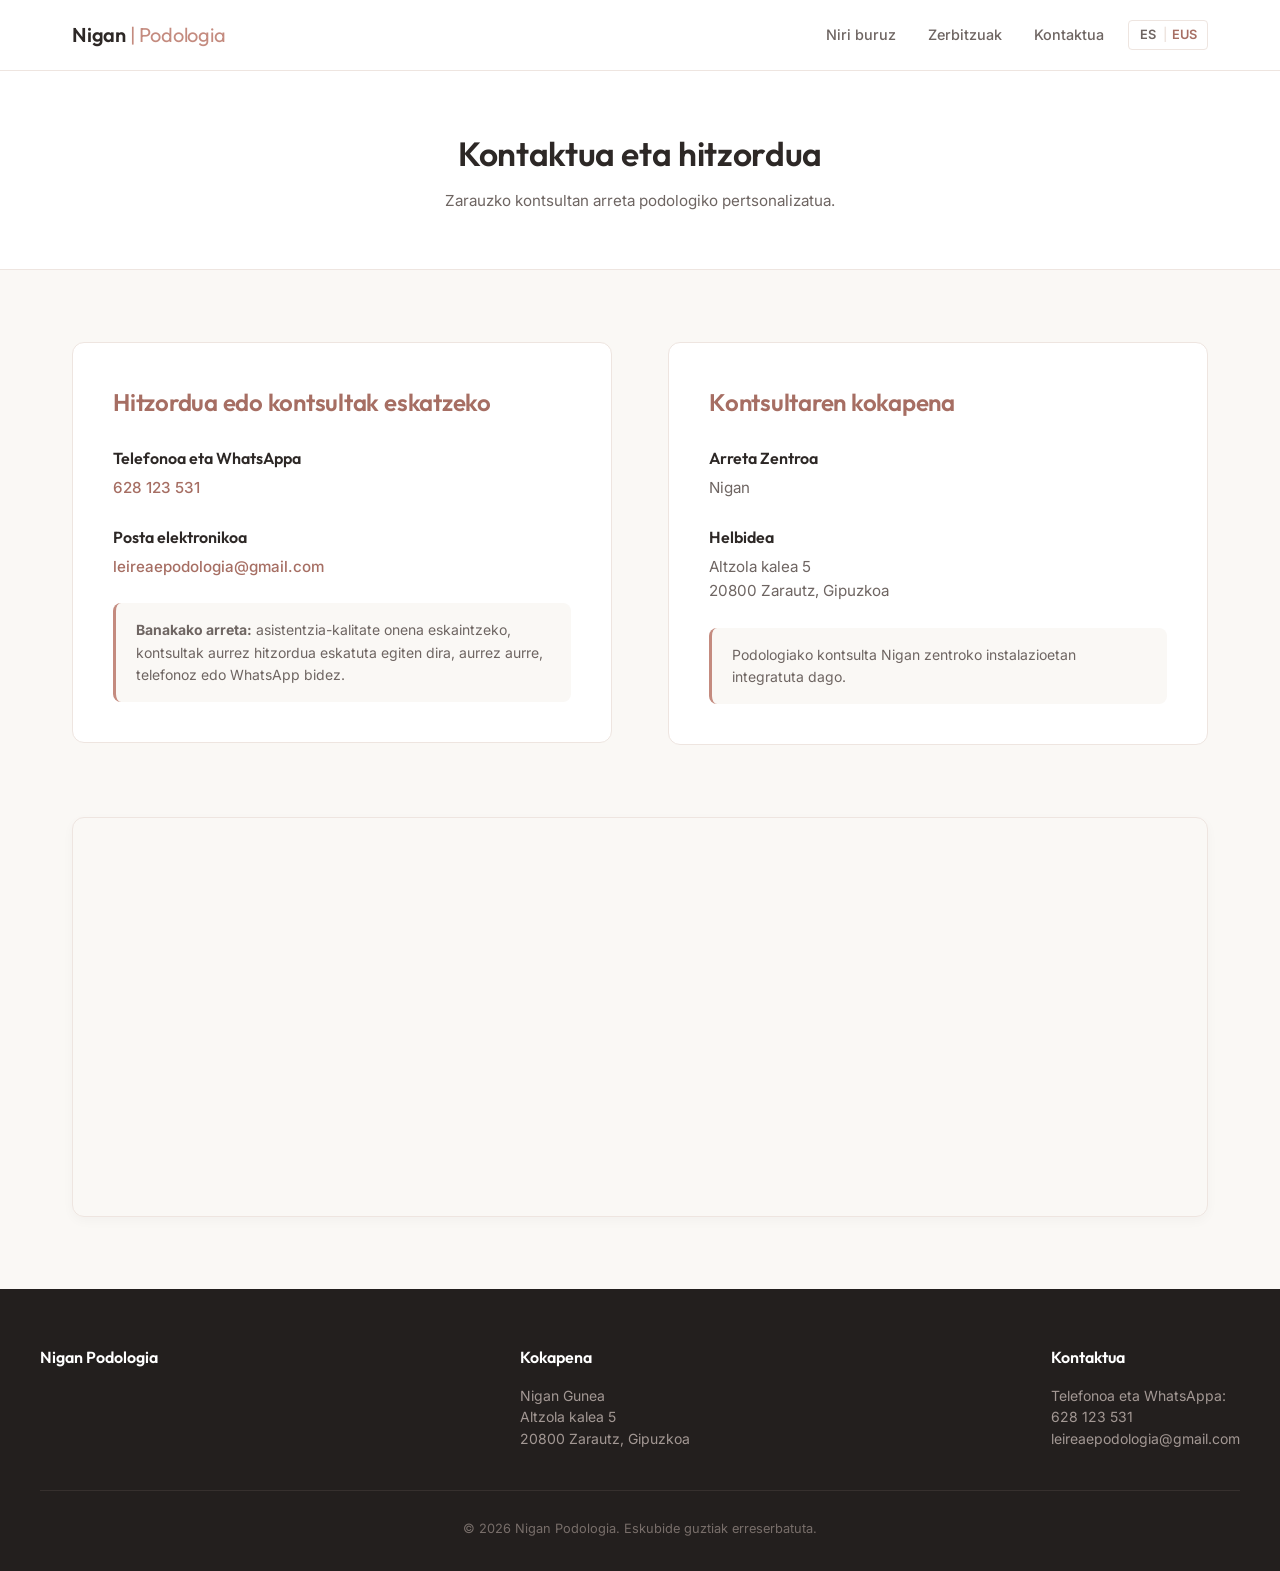
<file: eu/kontaktua.html>
<!DOCTYPE html>
<html lang="eu">
<head>
    <meta charset="UTF-8">
    <meta name="viewport" content="width=device-width, initial-scale=1.0">
    <title>Kontaktua | Leire Aristi Podologia</title>
    <!-- Google Fonts -->
    <link rel="icon" type="image/png" href="../img/logotipo.png">
    <link rel="apple-touch-icon" href="../img/logotipo.png">
    <link rel="preconnect" href="https://fonts.googleapis.com">
    <link rel="preconnect" href="https://fonts.gstatic.com" crossorigin>
    <link href="https://fonts.googleapis.com/css2?family=Inter:wght@300;400;500;600&family=Outfit:wght@400;500;600&display=swap" rel="stylesheet">
    <link rel="stylesheet" href="../styles.css">
</head>
<body>

    <header>
      <div class="nav-container">
          <a href="index.html" class="logo">Nigan <span>| Podologia</span></a>
        
          <!-- Enlaces principales del menú en euskera -->
          <nav>
              <ul id="nav-list">
                  <li><a href="niri-buruz.html">Niri buruz</a></li>
                  <li><a href="zerbitzuak.html">Zerbitzuak</a></li>
                  <li><a href="kontaktua.html">Kontaktua</a></li>
              </ul>
          </nav>

          <!-- Controles derechos (idioma ES/EUS activo + hamburguesa) -->
          <div class="mobile-right-controls">
              <div class="lang-selector">
                  <a href="../contacto.html">ES</a>
                  <span class="lang-divider">|</span>
                  <span class="active-lang">EUS</span>
              </div>
              
              <button class="menu-toggle" id="mobile-menu" aria-label="Nabigazioa">☰</button>
          </div>
      </div>
  </header>

    <section class="page-header">
        <h1>Kontaktua eta hitzordua</h1>
        <p>Zarauzko kontsultan arreta podologiko pertsonalizatua.</p>
    </section>

    <section class="contact-container">
       
        <div class="contact-card">
            <h2>Hitzordua edo kontsultak eskatzeko</h2>

            <div class="info-item">
                <h3>Telefonoa eta WhatsAppa</h3>
                <p><a href="tel:+34628123531">628 123 531</a></p>
            </div>

            <div class="info-item">
                <h3>Posta elektronikoa</h3>
                <p><a href="mailto:leireaepodologia@gmail.com">leireaepodologia@gmail.com</a></p>
            </div>

            <div class="notice-box">
                <p><strong>Banakako arreta:</strong> asistentzia-kalitate onena eskaintzeko, kontsultak aurrez hitzordua eskatuta egiten dira, aurrez aurre, telefonoz edo WhatsApp bidez.</p>
            </div>
        </div>

        <div class="contact-card">
            <h2>Kontsultaren kokapena</h2>

            <div class="info-item">
                <h3>Arreta Zentroa</h3>
                <p>Nigan</p>
            </div>

            <div class="info-item">
                <h3>Helbidea</h3>
                <p>Altzola kalea 5<br>20800 Zarautz, Gipuzkoa</p>
            </div>

            <div class="notice-box">
                <p>Podologiako kontsulta Nigan zentroko instalazioetan integratuta dago.</p>
            </div>
        </div>

    </section>

    <section class="map-section">
        <div class="map-container">
            <iframe
                src="https://www.google.com/maps/embed?pb=!1m18!1m12!1m3!1d2903.6231922097063!2d-2.1751167!3d43.2803875!2m3!1f0!2f0!3f0!3m2!1i1024!2i768!4f13.1!3m3!1m2!1s0xd51b1448b3b75ab%3A0xb35a09e0a0b6ffdb!2sAltzola%20Kalea%2C%205%2C%2020800%20Zarautz%2C%20Gipuzkoa!5e0!3m2!1ses!2ses!4v1700000000000!5m2!1ses!2ses"
                allowfullscreen=""
                loading="lazy"
                referrerpolicy="no-referrer-when-downgrade">
            </iframe>
        </div>
    </section>

    <footer>
        <div class="footer-content">
            <div class="footer-col">
                <h4>Nigan Podologia</h4>
            </div>
            <div class="footer-col">
                <h4>Kokapena</h4>
                <p>Nigan Gunea<br>Altzola kalea 5<br>20800 Zarautz, Gipuzkoa</p>
            </div>
            <div class="footer-col">
                <h4>Kontaktua</h4>
                <p>Telefonoa eta WhatsAppa:<br>628 123 531<br>leireaepodologia@gmail.com</p>
            </div>
        </div>
        <div class="footer-bottom">
            <p>&copy; 2026 Nigan Podologia. Eskubide guztiak erreserbatuta.</p>
        </div>
    </footer>

    <script>
        document.getElementById('mobile-menu').addEventListener('click', () => {
            document.getElementById('nav-list').classList.toggle('nav-active');
        });
    </script>

</body>
</html>
</file>
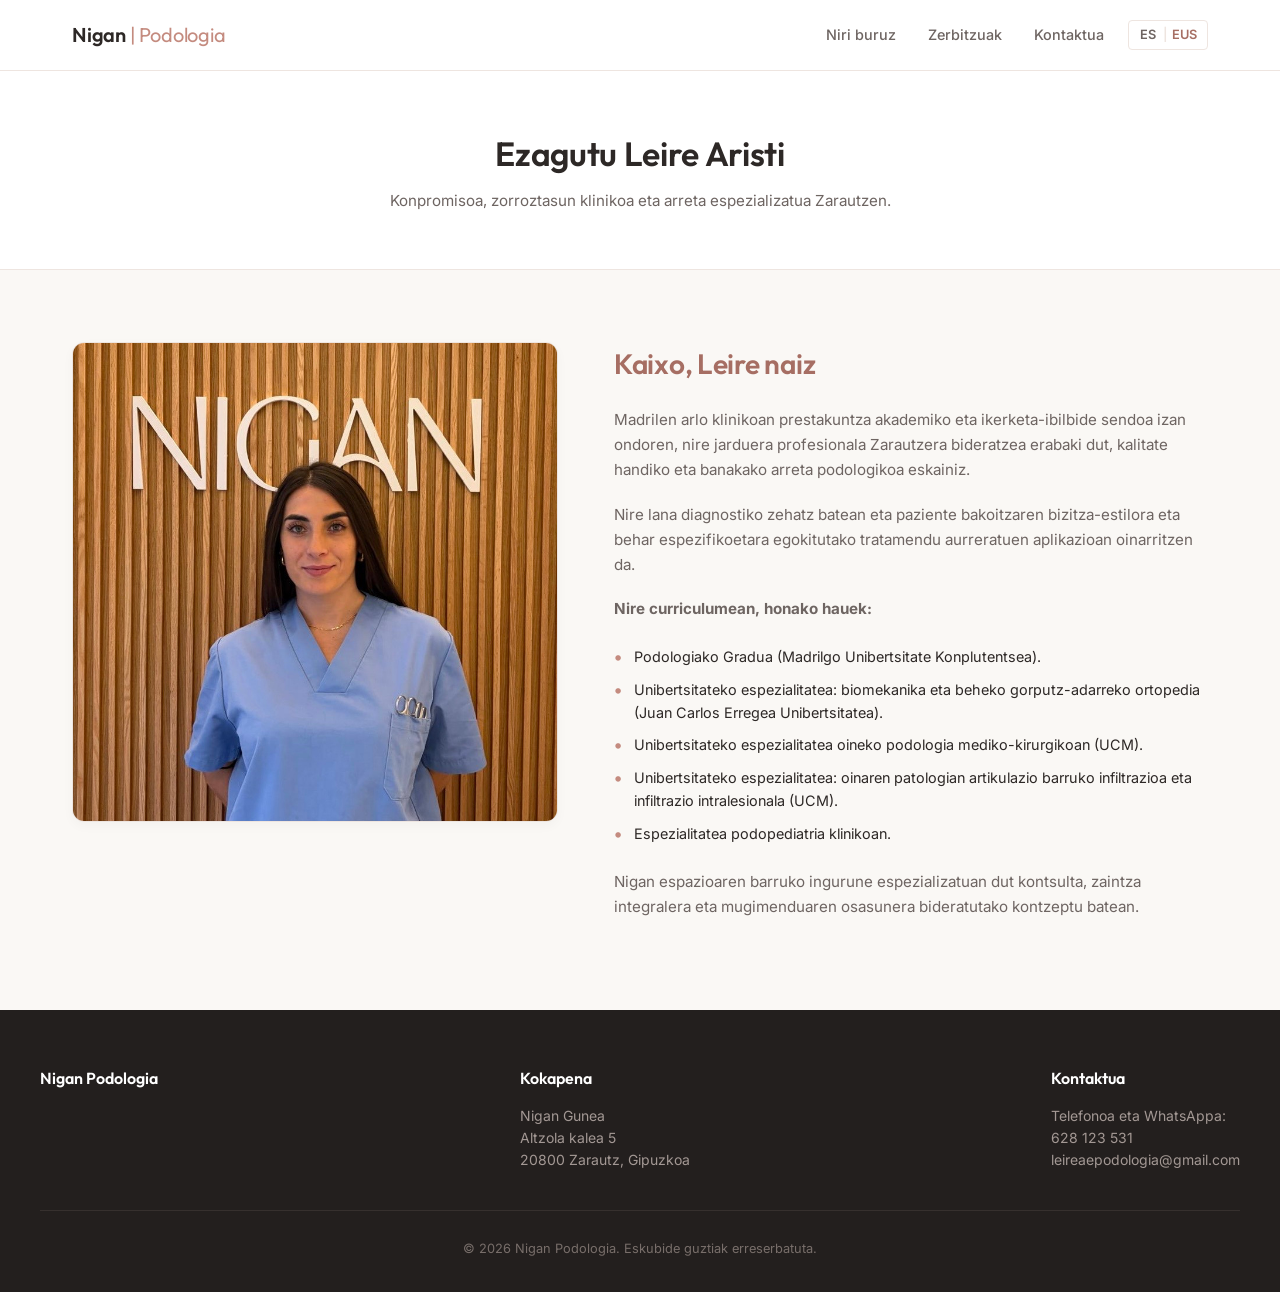
<file: eu/niri-buruz.html>
<!DOCTYPE html>
<html lang="eu">
<head>
    <meta charset="UTF-8">
    <meta name="viewport" content="width=device-width, initial-scale=1.0">
    <title>Niri Buruz | Leire Aristi Podologia</title>
    <!-- Google Fonts -->
    <link rel="icon" type="image/png" href="../img/logotipo.png">
    <link rel="apple-touch-icon" href="../img/logotipo.png">
    <link rel="preconnect" href="https://fonts.googleapis.com">
    <link rel="preconnect" href="https://fonts.gstatic.com" crossorigin>
    <link href="https://fonts.googleapis.com/css2?family=Inter:wght@300;400;500;600&family=Outfit:wght@400;500;600&display=swap" rel="stylesheet">
    <link rel="stylesheet" href="../styles.css">
</head>
<body>

    <header>
      <div class="nav-container">
          <a href="index.html" class="logo">Nigan <span>| Podologia</span></a>
        
          <!-- Enlaces principales del menú en euskera -->
          <nav>
              <ul id="nav-list">
                  <li><a href="niri-buruz.html">Niri buruz</a></li>
                  <li><a href="zerbitzuak.html">Zerbitzuak</a></li>
                  <li><a href="kontaktua.html">Kontaktua</a></li>
              </ul>
          </nav>

          <!-- Controles derechos (idioma ES/EUS activo + hamburguesa) -->
          <div class="mobile-right-controls">
              <div class="lang-selector">
                  <a href="../sobre-mi.html">ES</a>
                  <span class="lang-divider">|</span>
                  <span class="active-lang">EUS</span>
              </div>
              
              <button class="menu-toggle" id="mobile-menu" aria-label="Nabigazioa">☰</button>
          </div>
      </div>
  </header>

    <section class="page-header">
        <h1>Ezagutu Leire Aristi</h1>
        <p>Konpromisoa, zorroztasun klinikoa eta arreta espezializatua Zarautzen.</p>
    </section>

    <section class="about-container">
        <div class="about-image-container">
            <img src="../img/fotoprofesional4.jpg" alt="Leire Aristi - Podóloga" class="about-img">
        </div>
        <div class="about-text">
            <h2>Kaixo, Leire naiz</h2>
            <p>Madrilen arlo klinikoan prestakuntza akademiko eta ikerketa-ibilbide sendoa izan ondoren, nire jarduera profesionala Zarautzera bideratzea erabaki dut, kalitate handiko eta banakako arreta podologikoa eskainiz.</p>
            <p>Nire lana diagnostiko zehatz batean eta paziente bakoitzaren bizitza-estilora eta behar espezifikoetara egokitutako tratamendu aurreratuen aplikazioan oinarritzen da.</p>
           
            <p><strong>Nire curriculumean, honako hauek:</strong></p>
            <ul class="cv-list">
                <li>Podologiako Gradua (Madrilgo Unibertsitate Konplutentsea).</li>
                <li>Unibertsitateko espezialitatea: biomekanika eta beheko gorputz-adarreko ortopedia (Juan Carlos Erregea Unibertsitatea).</li>
                <li>Unibertsitateko espezialitatea oineko podologia mediko-kirurgikoan (UCM).</li>
                <li>Unibertsitateko espezialitatea: oinaren patologian artikulazio barruko infiltrazioa eta infiltrazio intralesionala (UCM).</li>
                <li>Espezialitatea podopediatria klinikoan.</li>
            </ul>

            <p>Nigan espazioaren barruko ingurune espezializatuan dut kontsulta, zaintza integralera eta mugimenduaren osasunera bideratutako kontzeptu batean.</p>
        </div>
    </section>

    <footer>
        <div class="footer-content">
            <div class="footer-col">
                <h4>Nigan Podologia</h4>
            </div>
            <div class="footer-col">
                <h4>Kokapena</h4>
                <p>Nigan Gunea<br>Altzola kalea 5<br>20800 Zarautz, Gipuzkoa</p>
            </div>
            <div class="footer-col">
                <h4>Kontaktua</h4>
                <p>Telefonoa eta WhatsAppa:<br>628 123 531<br>leireaepodologia@gmail.com</p>
            </div>
        </div>
        <div class="footer-bottom">
            <p>&copy; 2026 Nigan Podologia. Eskubide guztiak erreserbatuta.</p>
        </div>
    </footer>

    <script>
        document.getElementById('mobile-menu').addEventListener('click', () => {
            document.getElementById('nav-list').classList.toggle('nav-active');
        });
    </script>
</body>
</html>
</file>
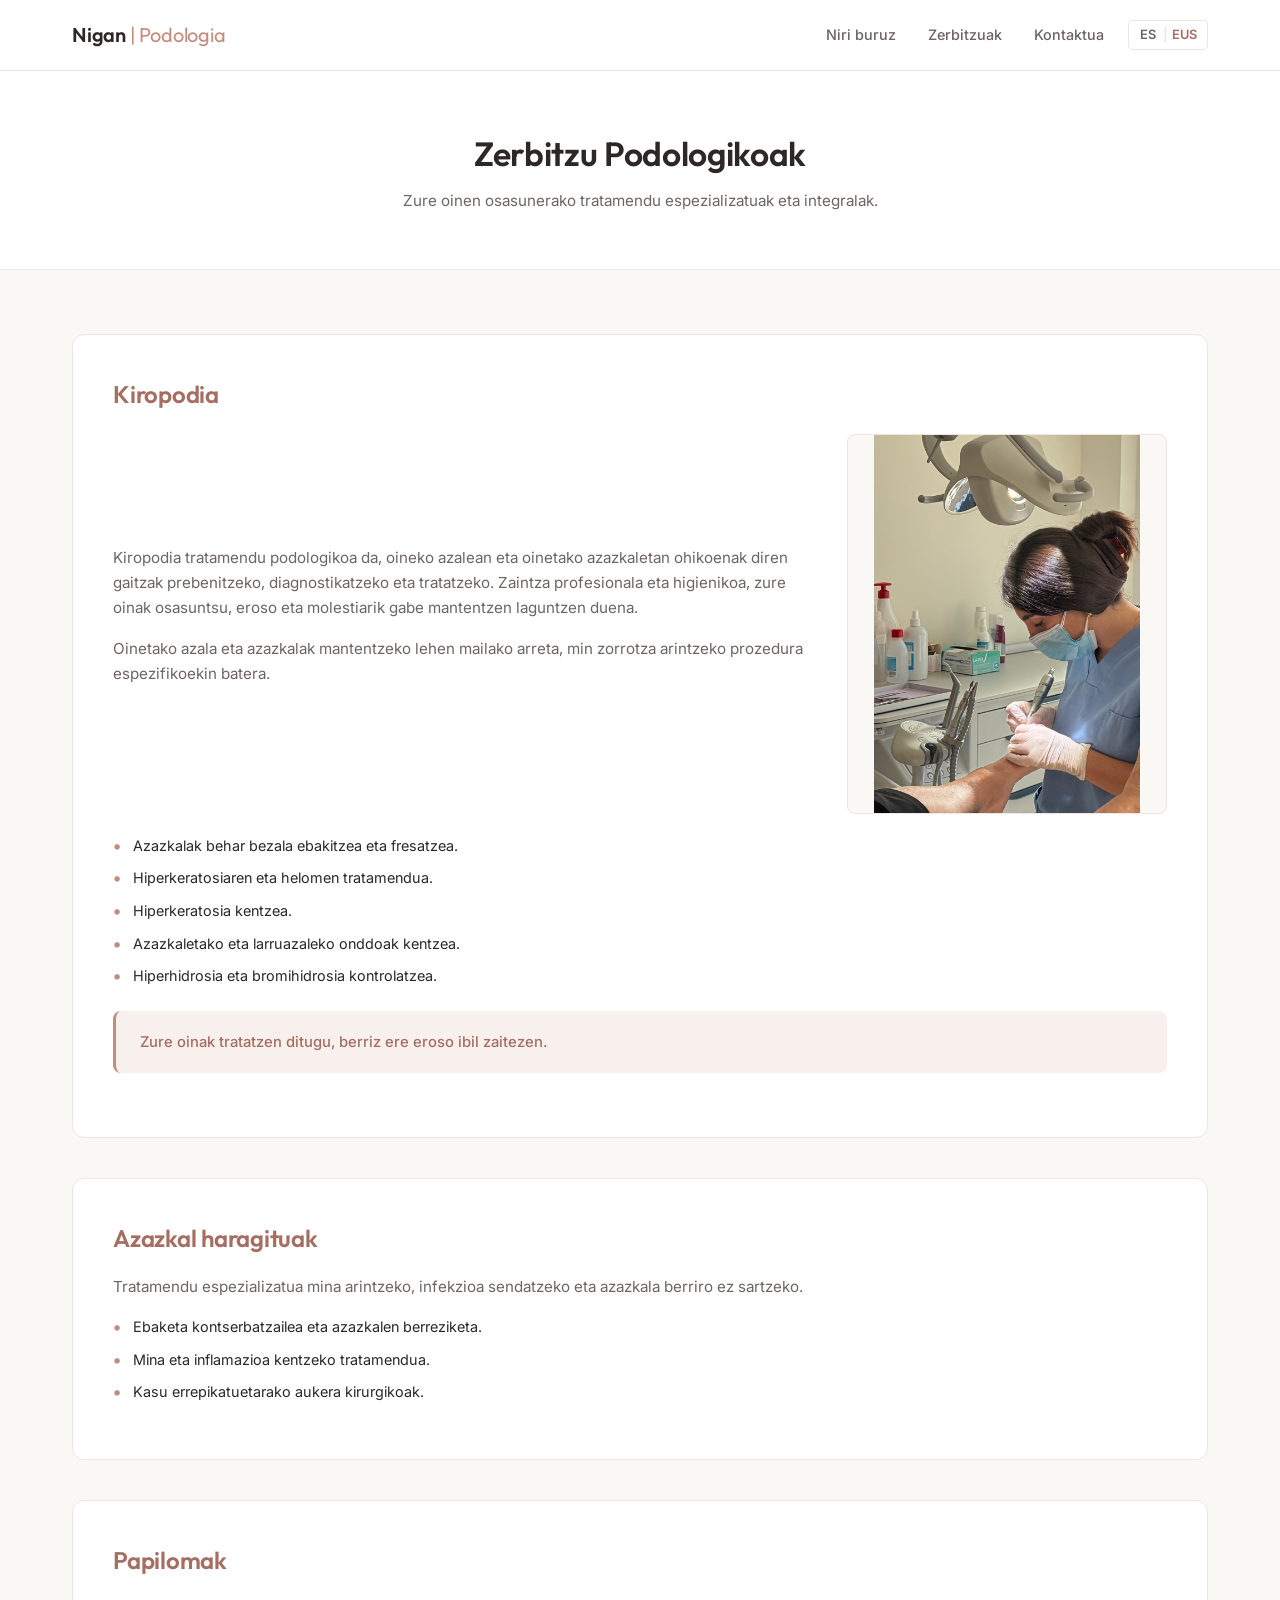
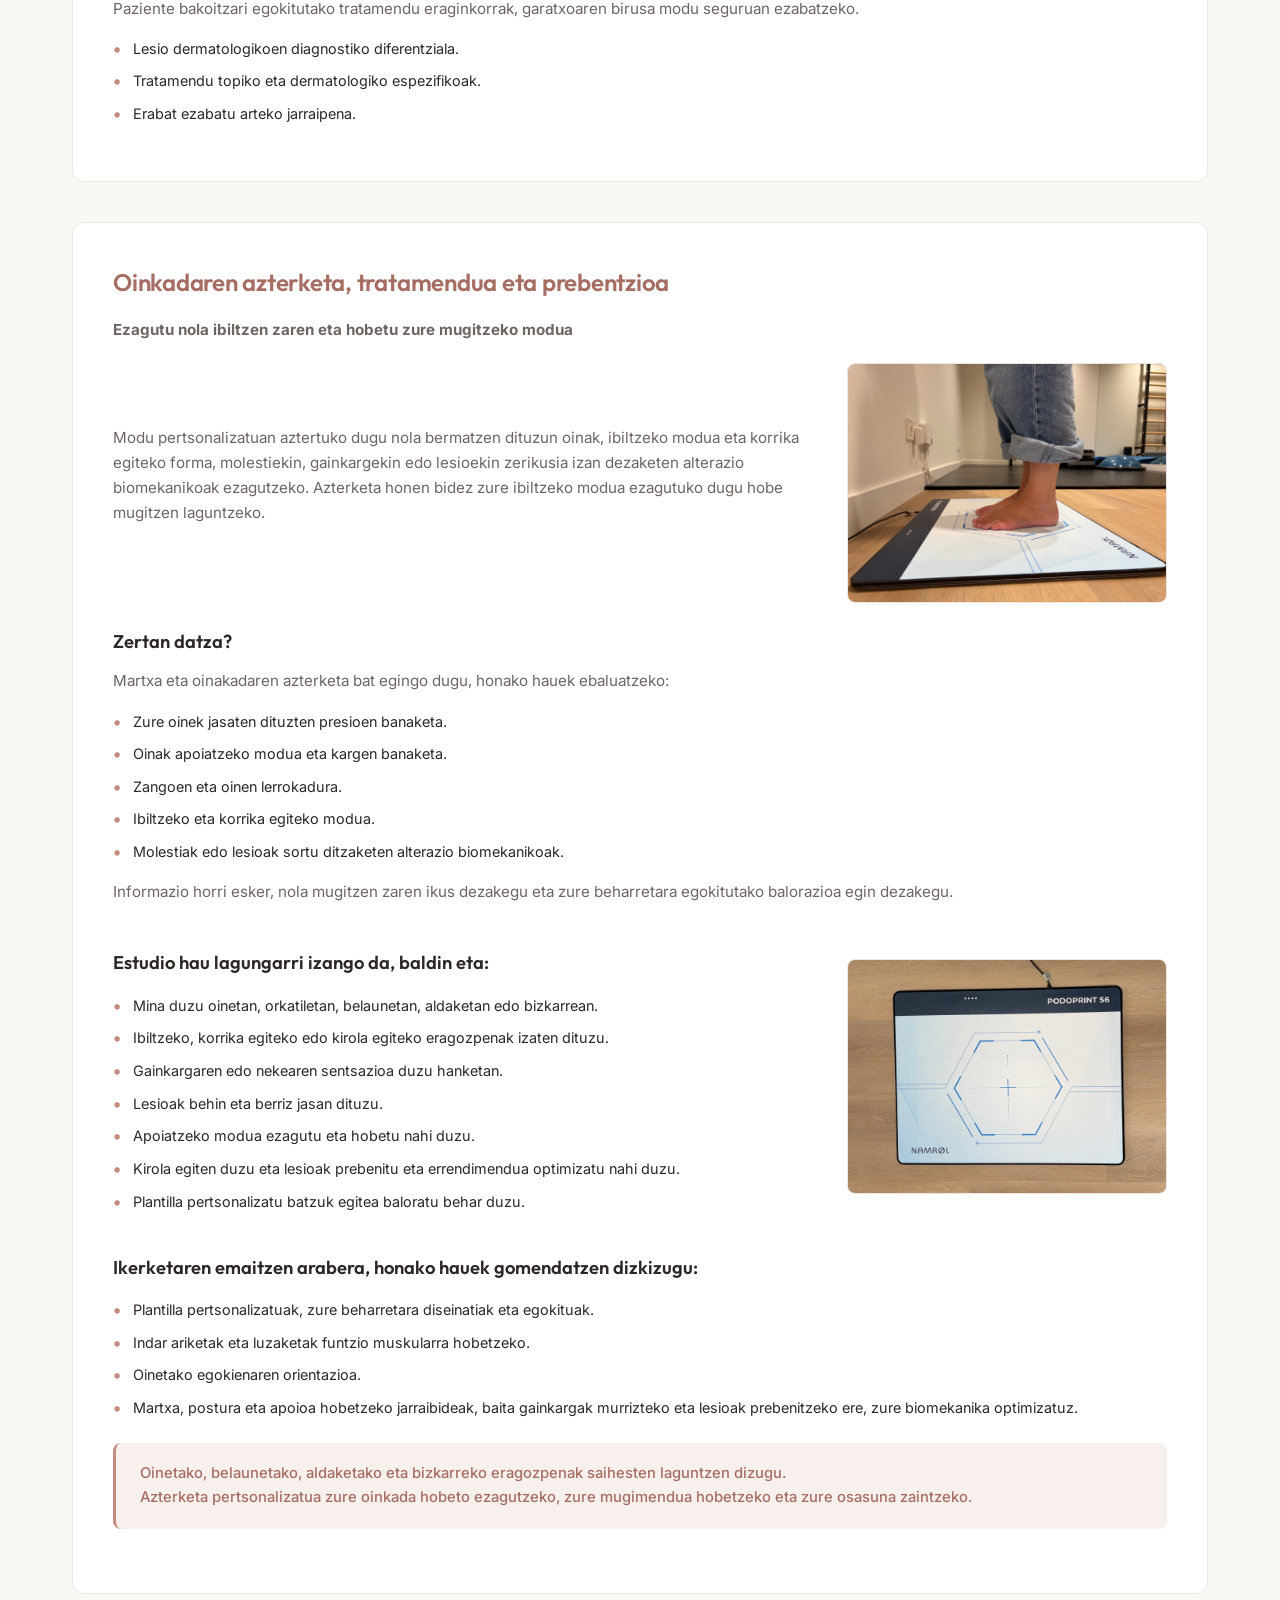
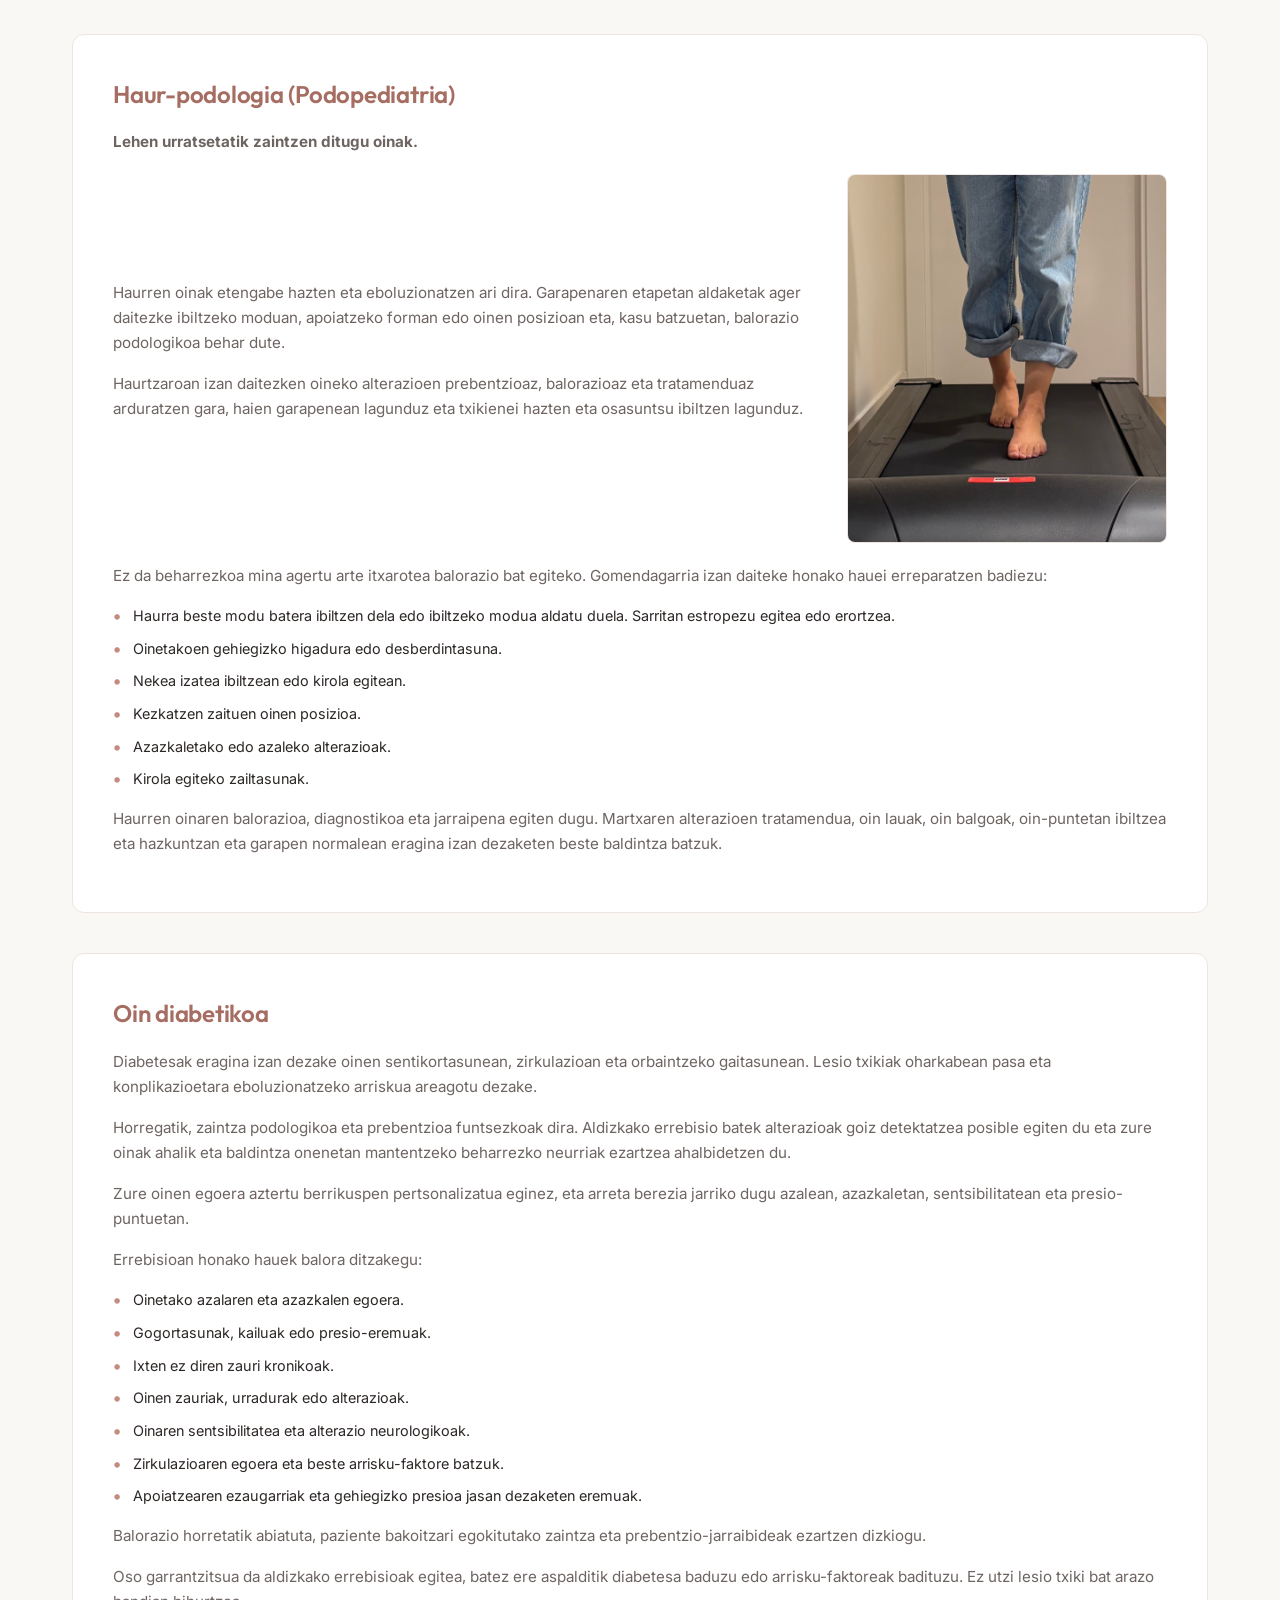
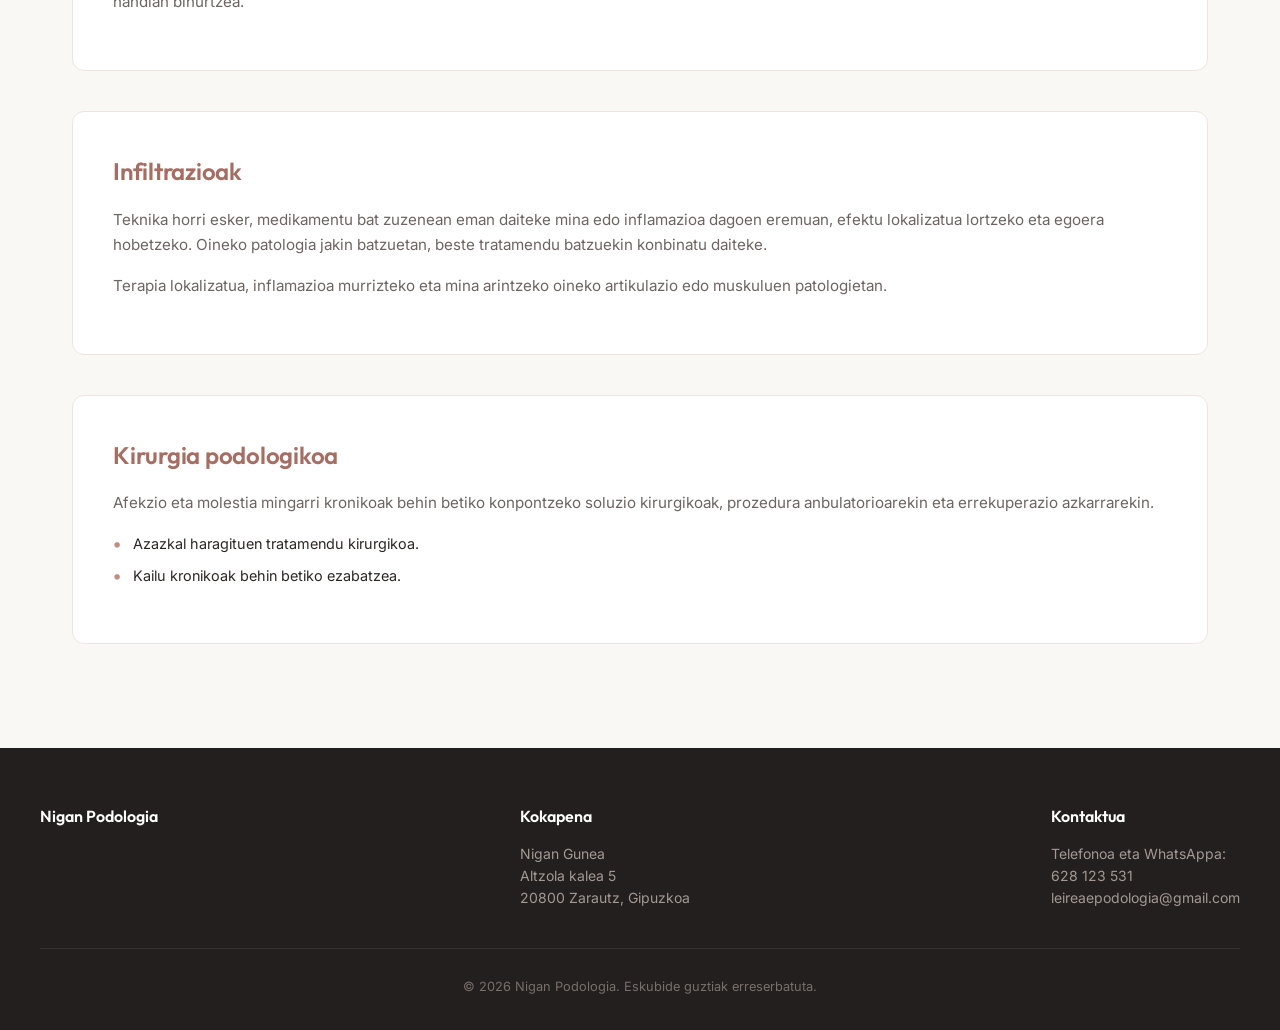
<file: eu/zerbitzuak.html>
<!DOCTYPE html>
<html lang="eu">
<head>
    <meta charset="UTF-8">
    <meta name="viewport" content="width=device-width, initial-scale=1.0">
    <title>Zerbitzuak | Leire Aristi Podologia</title>
    <!-- Google Fonts -->
    <link rel="icon" type="image/png" href="../img/logotipo.png">
    <link rel="apple-touch-icon" href="../img/logotipo.png">
    <link rel="preconnect" href="https://fonts.googleapis.com">
    <link rel="preconnect" href="https://fonts.gstatic.com" crossorigin>
    <link href="https://fonts.googleapis.com/css2?family=Inter:wght@300;400;500;600&family=Outfit:wght@400;500;600&display=swap" rel="stylesheet">
    <link rel="stylesheet" href="../styles.css">
</head>
<body>

    <header>
      <div class="nav-container">
          <a href="index.html" class="logo">Nigan <span>| Podologia</span></a>
        
          <!-- Enlaces principales del menú en euskera -->
          <nav>
              <ul id="nav-list">
                  <li><a href="niri-buruz.html">Niri buruz</a></li>
                  <li><a href="zerbitzuak.html">Zerbitzuak</a></li>
                  <li><a href="kontaktua.html">Kontaktua</a></li>
              </ul>
          </nav>

          <!-- Controles derechos (idioma ES/EUS activo + hamburguesa) -->
          <div class="mobile-right-controls">
              <div class="lang-selector">
                  <a href="../servicios.html">ES</a>
                  <span class="lang-divider">|</span>
                  <span class="active-lang">EUS</span>
              </div>
              
              <button class="menu-toggle" id="mobile-menu" aria-label="Nabigazioa">☰</button>
          </div>
      </div>
  </header>

    <section class="page-header">
        <h1>Zerbitzu Podologikoak</h1>
        <p>Zure oinen osasunerako tratamendu espezializatuak eta integralak.</p>
    </section>

    <section class="services-container">
       
        <!-- Kiropodia -->
        <article class="service-block" id="quiropodia">
            <h2>Kiropodia</h2>
            <div class="service-content-grid">
                <div>
                    <p>Kiropodia tratamendu podologikoa da, oineko azalean eta oinetako azazkaletan ohikoenak diren gaitzak prebenitzeko, diagnostikatzeko eta tratatzeko. Zaintza profesionala eta higienikoa, zure oinak osasuntsu, eroso eta molestiarik gabe mantentzen laguntzen duena.</p>
                    <p>Oinetako azala eta azazkalak mantentzeko lehen mailako arreta, min zorrotza arintzeko prozedura espezifikoekin batera.</p>
                </div>
                <div>
                    <img src="../img/fototrabajando.jpeg" alt="Tratamiento de quiropodia en clínica" class="service-img">
                </div>
            </div>

            <ul class="service-list">
                <li>Azazkalak behar bezala ebakitzea eta fresatzea.</li>
                <li>Hiperkeratosiaren eta helomen tratamendua.</li>
                <li>Hiperkeratosia kentzea.</li>
                <li>Azazkaletako eta larruazaleko onddoak kentzea.</li>
                <li>Hiperhidrosia eta bromihidrosia kontrolatzea.</li>
            </ul>
            <div class="quote-box">Zure oinak tratatzen ditugu, berriz ere eroso ibil zaitezen.</div>
        </article>

        <!-- Azazkal haragituak -->
        <article class="service-block" id="azazkal-haragituak">
            <h2>Azazkal haragituak</h2>
            <p>Tratamendu espezializatua mina arintzeko, infekzioa sendatzeko eta azazkala berriro ez sartzeko.</p>
            <ul class="service-list">
                <li>Ebaketa kontserbatzailea eta azazkalen berreziketa.</li>
                <li>Mina eta inflamazioa kentzeko tratamendua.</li>
                <li>Kasu errepikatuetarako aukera kirurgikoak.</li>
            </ul>
        </article>

        <!-- Papilomak -->
        <article class="service-block" id="papilomak">
            <h2>Papilomak</h2>
            <p>Paziente bakoitzari egokitutako tratamendu eraginkorrak, garatxoaren birusa modu seguruan ezabatzeko.</p>
            <ul class="service-list">
                <li>Lesio dermatologikoen diagnostiko diferentziala.</li>
                <li>Tratamendu topiko eta dermatologiko espezifikoak.</li>
                <li>Erabat ezabatu arteko jarraipena.</li>
            </ul>
        </article>

        <!-- Oinkadaren azterketa -->
        <article class="service-block" id="oinkadaren-azterketa">
            <h2>Oinkadaren azterketa, tratamendua eta prebentzioa</h2>
            <p><strong>Ezagutu nola ibiltzen zaren eta hobetu zure mugitzeko modua</strong></p>
           
            <div class="service-content-grid">
                <div>
                    <p>Modu pertsonalizatuan aztertuko dugu nola bermatzen dituzun oinak, ibiltzeko modua eta korrika egiteko forma, molestiekin, gainkargekin edo lesioekin zerikusia izan dezaketen alterazio biomekanikoak ezagutzeko. Azterketa honen bidez zure ibiltzeko modua ezagutuko dugu hobe mugitzen laguntzeko.</p>
                </div>
                <div>
                    <img src="../img/pisada.jpeg" alt="Estudio biomecánico de la pisada" class="service-img">
                </div>
            </div>

            <h3>Zertan datza?</h3>
            <p>Martxa eta oinakadaren azterketa bat egingo dugu, honako hauek ebaluatzeko:</p>
            <ul class="service-list">
                <li>Zure oinek jasaten dituzten presioen banaketa.</li>
                <li>Oinak apoiatzeko modua eta kargen banaketa.</li>
                <li>Zangoen eta oinen lerrokadura.</li>
                <li>Ibiltzeko eta korrika egiteko modua.</li>
                <li>Molestiak edo lesioak sortu ditzaketen alterazio biomekanikoak.</li>
            </ul>
            <p>Informazio horri esker, nola mugitzen zaren ikus dezakegu eta zure beharretara egokitutako balorazioa egin dezakegu.</p>

            <div class="service-content-grid">
                <div>
                    <h3>Estudio hau lagungarri izango da, baldin eta:</h3>
                    <ul class="service-list">
                        <li>Mina duzu oinetan, orkatiletan, belaunetan, aldaketan edo bizkarrean.</li>
                        <li>Ibiltzeko, korrika egiteko edo kirola egiteko eragozpenak izaten dituzu.</li>
                        <li>Gainkargaren edo nekearen sentsazioa duzu hanketan.</li>
                        <li>Lesioak behin eta berriz jasan dituzu.</li>
                        <li>Apoiatzeko modua ezagutu eta hobetu nahi duzu.</li>
                        <li>Kirola egiten duzu eta lesioak prebenitu eta errendimendua optimizatu nahi duzu.</li>
                        <li>Plantilla pertsonalizatu batzuk egitea baloratu behar duzu.</li>
                    </ul>
                </div>
                <div>
                    <img src="../img/podoprint.jpeg" alt="Plataforma de presiones Podoprint S6" class="service-img">
                </div>
            </div>

            <h3>Ikerketaren emaitzen arabera, honako hauek gomendatzen dizkizugu:</h3>
            <ul class="service-list">
                <li>Plantilla pertsonalizatuak, zure beharretara diseinatiak eta egokituak.</li>
                <li>Indar ariketak eta luzaketak funtzio muskularra hobetzeko.</li>
                <li>Oinetako egokienaren orientazioa.</li>
                <li>Martxa, postura eta apoioa hobetzeko jarraibideak, baita gainkargak murrizteko eta lesioak prebenitzeko ere, zure biomekanika optimizatuz.</li>
            </ul>

            <div class="quote-box">
                Oinetako, belaunetako, aldaketako eta bizkarreko eragozpenak saihesten laguntzen dizugu.<br>
                Azterketa pertsonalizatua zure oinkada hobeto ezagutzeko, zure mugimendua hobetzeko eta zure osasuna zaintzeko.
            </div>
        </article>

        <!-- Haur-podologia -->
        <article class="service-block" id="haur-podologia">
            <h2>Haur-podologia (Podopediatria)</h2>
            <p><strong>Lehen urratsetatik zaintzen ditugu oinak.</strong></p>
           
            <div class="service-content-grid">
                <div>
                    <p>Haurren oinak etengabe hazten eta eboluzionatzen ari dira. Garapenaren etapetan aldaketak ager daitezke ibiltzeko moduan, apoiatzeko forman edo oinen posizioan eta, kasu batzuetan, balorazio podologikoa behar dute.</p>
                    <p>Haurtzaroan izan daitezken oineko alterazioen prebentzioaz, balorazioaz eta tratamenduaz arduratzen gara, haien garapenean lagunduz eta txikienei hazten eta osasuntsu ibiltzen lagunduz.</p>
                </div>
                <div>
                    <img src="../img/encinta.jpeg" alt="Análisis de movimiento y marcha" class="service-img">
                </div>
            </div>

            <p>Ez da beharrezkoa mina agertu arte itxarotea balorazio bat egiteko. Gomendagarria izan daiteke honako hauei erreparatzen badiezu:</p>
            <ul class="service-list">
                <li>Haurra beste modu batera ibiltzen dela edo ibiltzeko modua aldatu duela. Sarritan estropezu egitea edo erortzea.</li>
                <li>Oinetakoen gehiegizko higadura edo desberdintasuna.</li>
                <li>Nekea izatea ibiltzean edo kirola egitean.</li>
                <li>Kezkatzen zaituen oinen posizioa.</li>
                <li>Azazkaletako edo azaleko alterazioak.</li>
                <li>Kirola egiteko zailtasunak.</li>
            </ul>
            <p>Haurren oinaren balorazioa, diagnostikoa eta jarraipena egiten dugu. Martxaren alterazioen tratamendua, oin lauak, oin balgoak, oin-puntetan ibiltzea eta hazkuntzan eta garapen normalean eragina izan dezaketen beste baldintza batzuk.</p>
        </article>

        <!-- Oin diabetikoa -->
        <article class="service-block" id="oin-diabetikoa">
            <h2>Oin diabetikoa</h2>
            <p>Diabetesak eragina izan dezake oinen sentikortasunean, zirkulazioan eta orbaintzeko gaitasunean. Lesio txikiak oharkabean pasa eta konplikazioetara eboluzionatzeko arriskua areagotu dezake.</p>
            <p>Horregatik, zaintza podologikoa eta prebentzioa funtsezkoak dira. Aldizkako errebisio batek alterazioak goiz detektatzea posible egiten du eta zure oinak ahalik eta baldintza onenetan mantentzeko beharrezko neurriak ezartzea ahalbidetzen du.</p>
            <p>Zure oinen egoera aztertu berrikuspen pertsonalizatua eginez, eta arreta berezia jarriko dugu azalean, azazkaletan, sentsibilitatean eta presio-puntuetan.</p>
            <p>Errebisioan honako hauek balora ditzakegu:</p>
            <ul class="service-list">
                <li>Oinetako azalaren eta azazkalen egoera.</li>
                <li>Gogortasunak, kailuak edo presio-eremuak.</li>
                <li>Ixten ez diren zauri kronikoak.</li>
                <li>Oinen zauriak, urradurak edo alterazioak.</li>
                <li>Oinaren sentsibilitatea eta alterazio neurologikoak.</li>
                <li>Zirkulazioaren egoera eta beste arrisku-faktore batzuk.</li>
                <li>Apoiatzearen ezaugarriak eta gehiegizko presioa jasan dezaketen eremuak.</li>
            </ul>
            <p>Balorazio horretatik abiatuta, paziente bakoitzari egokitutako zaintza eta prebentzio-jarraibideak ezartzen dizkiogu.</p>
            <p>Oso garrantzitsua da aldizkako errebisioak egitea, batez ere aspalditik diabetesa baduzu edo arrisku-faktoreak badituzu. Ez utzi lesio txiki bat arazo handian bihurtzea.</p>
        </article>

        <!-- Infiltrazioak -->
        <article class="service-block" id="infiltrazioak">
            <h2>Infiltrazioak</h2>
            <p>Teknika horri esker, medikamentu bat zuzenean eman daiteke mina edo inflamazioa dagoen eremuan, efektu lokalizatua lortzeko eta egoera hobetzeko. Oineko patologia jakin batzuetan, beste tratamendu batzuekin konbinatu daiteke.</p>
            <p>Terapia lokalizatua, inflamazioa murrizteko eta mina arintzeko oineko artikulazio edo muskuluen patologietan.</p>
        </article>

        <!-- Kirurgia podologikoa -->
        <article class="service-block" id="kirurgia-podologikoa">
            <h2>Kirurgia podologikoa</h2>
            <p>Afekzio eta molestia mingarri kronikoak behin betiko konpontzeko soluzio kirurgikoak, prozedura anbulatorioarekin eta errekuperazio azkarrarekin.</p>
            <ul class="service-list">
                <li>Azazkal haragituen tratamendu kirurgikoa.</li>
                <li>Kailu kronikoak behin betiko ezabatzea.</li>
            </ul>
        </article>

    </section>

    <footer>
        <div class="footer-content">
            <div class="footer-col">
                <h4>Nigan Podologia</h4>
            </div>
            <div class="footer-col">
                <h4>Kokapena</h4>
                <p>Nigan Gunea<br>Altzola kalea 5<br>20800 Zarautz, Gipuzkoa</p>
            </div>
            <div class="footer-col">
                <h4>Kontaktua</h4>
                <p>Telefonoa eta WhatsAppa:<br>628 123 531<br>leireaepodologia@gmail.com</p>
            </div>
        </div>
        <div class="footer-bottom">
            <p>&copy; 2026 Nigan Podologia. Eskubide guztiak erreserbatuta.</p>
        </div>
    </footer>

    <script>
        document.getElementById('mobile-menu').addEventListener('click', () => {
            document.getElementById('nav-list').classList.toggle('nav-active');
        });
    </script>
</body>
</html>
</file>
<file: styles.css>
:root {
  --primary: #c48b7f;
  --primary-dark: #a66e63;
  --primary-light: #f7f0ed;
  --bg-light: #faf8f5;
  --text-main: #2d2826;
  --text-muted: #6e6562;
  --white: #ffffff;
  --border-color: #eee5e0;
  --font-heading: 'Outfit', sans-serif;
  --font-body: 'Inter', sans-serif;
}

* {
  box-sizing: border-box;
  margin: 0;
  padding: 0;
}

html {
  scroll-behavior: smooth;
}

body {
  font-family: var(--font-body);
  color: var(--text-main);
  background-color: var(--bg-light);
  line-height: 1.6;
  -webkit-font-smoothing: antialiased;
}

header {
  background-color: var(--white);
  border-bottom: 1px solid var(--border-color);
  position: sticky;
  top: 0;
  z-index: 100;
}

.nav-container {
  max-width: 1200px;
  margin: 0 auto;
  display: flex;
  justify-content: space-between;
  align-items: center;
  padding: 1.2rem 2rem;
}
nav {
  margin-left: auto; 
  margin-right: 1.5rem; /* Ajusta este margen para acercar/alejar el menú del selector de idiomas */
}
.logo {
  font-family: var(--font-heading);
  font-size: 1.25rem;
  font-weight: 600;
  color: var(--text-main);
  text-decoration: none;
  letter-spacing: -0.01em;
}

.logo span {
  font-weight: 400;
  color: var(--primary);
}

.mobile-right-controls {
  display: flex;
  align-items: center;
  gap: 1rem;
}

.menu-toggle {
  display: none;
  background: none;
  border: none;
  font-size: 1.5rem;
  color: var(--text-main);
  cursor: pointer;
}

nav ul {
  display: flex;
  list-style: none;
  gap: 2rem;
  align-items: center;
}

nav a {
  text-decoration: none;
  color: var(--text-muted);
  font-weight: 500;
  font-size: 0.9rem;
  transition: color 0.2s ease;
}

nav a:hover, nav a.active {
  color: var(--primary-dark);
}

.lang-selector {
  display: flex;
  align-items: center;
  justify-content: space-between;
  gap: 0.3rem;
  font-size: 0.8rem;
  font-weight: 600;
  border: 1px solid var(--border-color);
  padding: 0.25rem 0.6rem;
  border-radius: 4px;
  background-color: var(--white);
}

/* CORRECCIÓN: Quita el subrayado y el azul del enlace de Euskera */
.lang-selector a {
  font-size: 0.8rem;
  padding: 0 0.1rem;
  color: var(--text-muted);
  text-decoration: none;
  transition: color 0.2s ease;
}

.lang-selector a:hover {
  color: var(--primary-dark);
}

.lang-selector .active-lang {
  color: var(--primary-dark);
}

.lang-divider {
  color: var(--border-color);
}

.nav-phone {
  font-size: 0.85rem;
  font-weight: 500;
  color: var(--text-main);
  background-color: var(--primary-light);
  padding: 0.4rem 0.9rem;
  border-radius: 6px;
}

.page-header {
  background-color: var(--white);
  border-bottom: 1px solid var(--border-color);
  padding: 3.5rem 2rem;
  text-align: center;
}

.page-header h1 {
  font-family: var(--font-heading);
  font-size: 2.1rem;
  font-weight: 600;
  color: var(--text-main);
  margin-bottom: 0.5rem;
  letter-spacing: -0.01em;
}

.page-header p {
  color: var(--text-muted);
  font-size: 0.95rem;
}

/* Botones */
.btn-primary {
  background-color: var(--primary);
  color: var(--white);
  padding: 0.7rem 1.4rem;
  border-radius: 6px;
  text-decoration: none;
  font-weight: 500;
  font-size: 0.9rem;
  transition: background-color 0.2s ease;
  display: inline-block;
  text-align: center;
}

.btn-primary:hover {
  background-color: var(--primary-dark);
}

.btn-secondary {
  border: 1px solid var(--border-color);
  background-color: var(--white);
  color: var(--text-main);
  padding: 0.7rem 1.4rem;
  border-radius: 6px;
  text-decoration: none;
  font-weight: 500;
  font-size: 0.9rem;
  transition: border-color 0.2s ease, background-color 0.2s ease;
  display: inline-block;
  text-align: center;
}

.btn-secondary:hover {
  border-color: var(--primary);
  background-color: var(--primary-light);
}

/* Hero Section (Index) */
.hero {
  max-width: 1200px;
  margin: 0 auto;
  padding: 4.5rem 2rem;
  display: grid;
  grid-template-columns: 1.1fr 0.9fr;
  gap: 3.5rem;
  align-items: center;
}

.hero-text h1 {
  font-family: var(--font-heading);
  font-size: 2.1rem;
  font-weight: 600;
  line-height: 1.3;
  color: var(--text-main);
  margin-bottom: 1rem;
  letter-spacing: -0.01em;
}

.hero-text p {
  font-size: 1rem;
  color: var(--text-muted);
  margin-bottom: 1.75rem;
}

.booking-card {
  background-color: var(--white);
  border: 1px solid var(--border-color);
  padding: 1.2rem;
  border-radius: 8px;
  margin-bottom: 1.75rem;
}

.booking-card-label {
  font-size: 0.7rem;
  text-transform: uppercase;
  letter-spacing: 0.06em;
  font-weight: 600;
  color: var(--primary-dark);
  margin-bottom: 0.3rem;
}

.booking-card p {
  font-size: 0.9rem;
  color: var(--text-muted);
  margin-bottom: 0.3rem;
}

/* CORRECCIÓN: Evita que el teléfono salga en azul o subrayado al convertirlo en enlace */
.phone-number {
  font-family: var(--font-body);
  font-size: 1rem;
  font-weight: 600;
  color: var(--text-main);
  text-decoration: none;
  display: inline-block;
}

.phone-number:hover {
  color: var(--primary-dark);
}

.hero-buttons {
  display: flex;
  gap: 1rem;
}

.hero-img-container {
  width: 100%;
  height: 380px;
  border-radius: 12px;
  overflow: hidden;
  border: 1px solid var(--border-color);
  box-shadow: 0 4px 12px rgba(0, 0, 0, 0.03);
}

.hero-img {
  width: 100%;
  height: 100%;
  object-fit: cover;
  display: block;
}

/* Sección de Instalaciones (Index) */
.facility-section {
  background-color: var(--white);
  padding: 4.5rem 2rem;
  border-top: 1px solid var(--border-color);
  border-bottom: 1px solid var(--border-color);
}

.facility-grid {
  max-width: 1200px;
  margin: 0 auto;
  display: grid;
  grid-template-columns: repeat(3, 1fr);
  gap: 1.5rem;
  align-items: stretch;
}

.facility-card {
  border: 1px solid var(--border-color);
  border-radius: 8px;
  overflow: hidden;
  background-color: var(--bg-light);
  display: flex;
  flex-direction: column;
}

.facility-card img {
  width: 100%;
  height: 320px;
  object-fit: cover;
  display: block;
}

.facility-card img.vertical-img {
  object-fit: contain;
  background-color: var(--bg-light);
}

.facility-card p {
  padding: 1rem;
  font-size: 0.9rem;
  color: var(--text-muted);
  text-align: center;
  font-weight: 500;
  margin: 0;
}

/* Servicios Preview (Index) & Services Container */
.services-preview {
  background-color: var(--bg-light);
  padding: 4.5rem 2rem;
}

.section-header {
  max-width: 600px;
  margin: 0 auto 3rem auto;
  text-align: center;
}

.section-header h2 {
  font-family: var(--font-heading);
  font-size: 1.75rem;
  font-weight: 600;
  color: var(--text-main);
  margin-bottom: 0.5rem;
  letter-spacing: -0.01em;
}

.section-header p {
  color: var(--text-muted);
  font-size: 0.95rem;
}

.grid-preview {
  max-width: 1200px;
  margin: 0 auto;
  display: grid;
  grid-template-columns: repeat(auto-fit, minmax(320px, 1fr));
  gap: 1.5rem;
}

.card-preview {
  padding: 1.75rem;
  border-radius: 8px;
  border: 1px solid var(--border-color);
  background: var(--white);
  display: flex;
  flex-direction: column;
  justify-content: space-between;
  transition: border-color 0.2s ease, transform 0.2s ease;
}

.card-preview:hover {
  border-color: var(--primary);
  transform: translateY(-2px);
}

.card-preview h3 {
  font-family: var(--font-heading);
  font-size: 1.15rem;
  font-weight: 600;
  margin-bottom: 0.6rem;
  color: var(--primary-dark);
}

.card-preview p {
  color: var(--text-muted);
  font-size: 0.875rem;
  line-height: 1.5;
  margin-bottom: 1.25rem;
}

.link-more {
  font-size: 0.85rem;
  font-weight: 600;
  color: var(--primary-dark);
  text-decoration: none;
  display: inline-flex;
  align-items: center;
  gap: 0.25rem;
}

.link-more:hover {
  text-decoration: underline;
}

/* Servicios page specific */
.services-container {
  max-width: 1200px;
  margin: 0 auto;
  padding: 4rem 2rem;
}

.service-block {
  background-color: var(--white);
  border-radius: 12px;
  padding: 2.5rem;
  border: 1px solid var(--border-color);
  margin-bottom: 2.5rem;
  scroll-margin-top: 100px;
}

.service-block h2 {
  font-family: var(--font-heading);
  font-size: 1.5rem;
  font-weight: 600;
  color: var(--primary-dark);
  margin-bottom: 1rem;
  letter-spacing: -0.01em;
}

.service-block h3 {
  font-family: var(--font-heading);
  font-size: 1.15rem;
  font-weight: 600;
  color: var(--text-main);
  margin: 1.5rem 0 0.75rem 0;
}

.service-block p {
  color: var(--text-muted);
  font-size: 0.95rem;
  margin-bottom: 1rem;
  line-height: 1.65;
}

.service-content-grid {
  display: grid;
  grid-template-columns: 1fr 320px;
  gap: 2.5rem;
  align-items: center;
  margin: 1.25rem 0;
}

.service-img {
  width: 100%;
  height: auto;
  max-height: 380px;
  object-fit: contain;
  border-radius: 8px;
  border: 1px solid var(--border-color);
  background-color: var(--bg-light);
  display: block;
  margin: 0 auto;
}

.service-list {
  list-style: none;
  padding: 0;
  margin: 1rem 0;
}

.service-list li {
  font-size: 0.9rem;
  color: var(--text-main);
  margin-bottom: 0.6rem;
  position: relative;
  padding-left: 1.25rem;
}

.service-list li::before {
  content: "•";
  color: var(--primary);
  font-weight: bold;
  font-size: 1.1rem;
  position: absolute;
  left: 0;
  top: -2px;
}

.quote-box {
  background-color: var(--primary-light);
  padding: 1.2rem 1.5rem;
  border-radius: 8px;
  border-left: 3px solid var(--primary);
  margin: 1.5rem 0;
  font-size: 0.925rem;
  color: var(--primary-dark);
  font-weight: 500;
}

/* Sobre Mí page specific */
.about-container {
  max-width: 1200px;
  margin: 0 auto;
  padding: 4.5rem 2rem;
  display: grid;
  grid-template-columns: 0.9fr 1.1fr;
  gap: 3.5rem;
  align-items: start;
}

.about-image-container {
  width: 100%;
  height: 480px;
  border-radius: 12px;
  overflow: hidden;
  border: 1px solid var(--border-color);
  box-shadow: 0 4px 12px rgba(0, 0, 0, 0.03);
  background-color: var(--white);
}

.about-img {
  width: 100%;
  height: 100%;
  object-fit: cover;
  object-position: center top;
  display: block;
}

.about-text h2 {
  font-family: var(--font-heading);
  font-size: 1.75rem;
  font-weight: 600;
  color: var(--primary-dark);
  margin-bottom: 1.25rem;
  letter-spacing: -0.01em;
}

.about-text p {
  font-size: 0.95rem;
  color: var(--text-muted);
  margin-bottom: 1.2rem;
  line-height: 1.65;
}

.cv-list {
  list-style: none;
  margin: 1.5rem 0;
  padding: 0;
}

.cv-list li {
  font-size: 0.9rem;
  color: var(--text-main);
  margin-bottom: 0.6rem;
  position: relative;
  padding-left: 1.25rem;
}

.cv-list li::before {
  content: "•";
  color: var(--primary);
  font-weight: bold;
  font-size: 1.1rem;
  position: absolute;
  left: 0;
  top: -2px;
}

/* Contacto page specific */
.contact-container {
  max-width: 1200px;
  margin: 0 auto;
  padding: 4.5rem 2rem;
  display: grid;
  grid-template-columns: 1fr 1fr;
  gap: 3.5rem;
  align-items: start;
}

.contact-card {
  background-color: var(--white);
  padding: 2.5rem;
  border-radius: 12px;
  border: 1px solid var(--border-color);
}

.contact-card h2 {
  font-family: var(--font-heading);
  font-size: 1.5rem;
  font-weight: 600;
  color: var(--primary-dark);
  margin-bottom: 1.5rem;
  letter-spacing: -0.01em;
}

.info-item {
  margin-bottom: 1.5rem;
}

.info-item:last-child {
  margin-bottom: 0;
}

.info-item h3 {
  font-family: var(--font-heading);
  font-size: 1rem;
  font-weight: 600;
  color: var(--text-main);
  margin-bottom: 0.3rem;
}

.info-item p {
  color: var(--text-muted);
  font-size: 0.95rem;
}

.info-item a {
  color: var(--primary-dark);
  text-decoration: none;
  font-weight: 500;
  transition: color 0.2s ease;
}

.info-item a:hover {
  color: var(--primary);
  text-decoration: underline;
}

.notice-box {
  margin-top: 1.5rem;
  padding: 1rem 1.25rem;
  background-color: var(--bg-light);
  border-radius: 8px;
  border-left: 3px solid var(--primary);
}

.notice-box p {
  font-size: 0.875rem;
  color: var(--text-muted);
}

.map-section {
  max-width: 1200px;
  margin: 0 auto 4.5rem auto;
  padding: 0 2rem;
}

.map-container {
  width: 100%;
  height: 400px;
  border-radius: 12px;
  overflow: hidden;
  border: 1px solid var(--border-color);
  box-shadow: 0 4px 12px rgba(0, 0, 0, 0.03);
}

.map-container iframe {
  width: 100%;
  height: 100%;
  border: 0;
}

/* Footer común */
footer {
  background-color: #231f1e;
  color: var(--white);
  padding: 3.5rem 2rem 2rem 2rem;
}

.footer-content {
  max-width: 1200px;
  margin: 0 auto;
  display: flex;
  justify-content: space-between;
  flex-wrap: wrap;
  gap: 2.5rem;
  padding-bottom: 2.5rem;
  border-bottom: 1px solid #36302e;
}

.footer-col h4 {
  font-family: var(--font-heading);
  font-size: 1rem;
  margin-bottom: 0.85rem;
  font-weight: 600;
}

.footer-col p {
  color: #a39894;
  font-size: 0.875rem;
  line-height: 1.55;
}

.footer-bottom {
  max-width: 1200px;
  margin: 1.75rem auto 0 auto;
  text-align: center;
  font-size: 0.8rem;
  color: #786e6a;
}

/* Responsive */
@media (max-width: 900px) {
  .facility-grid {
      grid-template-columns: 1fr;
  }
}

@media (max-width: 768px) {
 .menu-toggle { display: block; }
  nav ul {
      display: none;
      flex-direction: column;
      position: absolute;
      top: 100%;
      left: 0;
      width: 100%;
      background-color: var(--white);
      padding: 1.5rem;
      box-shadow: 0 10px 20px rgba(0, 0, 0, 0.05);
      gap: 1.25rem;
      border-bottom: 1px solid var(--border-color);
  }
  nav ul.nav-active { display: flex; }

 .hero {
      display: flex;
      flex-direction: column-reverse;
      padding: 2.5rem 1.25rem;
      gap: 2rem;
 }

 .about-container, .contact-container {
      grid-template-columns: 1fr;
      padding: 2.5rem 1.25rem;
      gap: 2rem;
 }
 .hero-text h1, .page-header h1 { font-size: 1.75rem; }
 .hero-buttons { flex-direction: column; }
 .btn-primary, .btn-secondary { text-align: center; }
 .hero-img-container { height: 260px; }
 .about-image-container { height: 340px; }
 .grid-preview { grid-template-columns: 1fr; }
 .services-container { padding: 2.5rem 1.25rem; }
 .service-block { padding: 1.75rem; }
 .service-content-grid { grid-template-columns: 1fr; gap: 1.5rem; }
 .contact-card { padding: 1.75rem; }
 .map-section { padding: 0 1.25rem; margin-bottom: 3rem; }
 .map-container { height: 300px; }
 .footer-content { flex-direction: column; gap: 1.75rem; }
}
</file>
